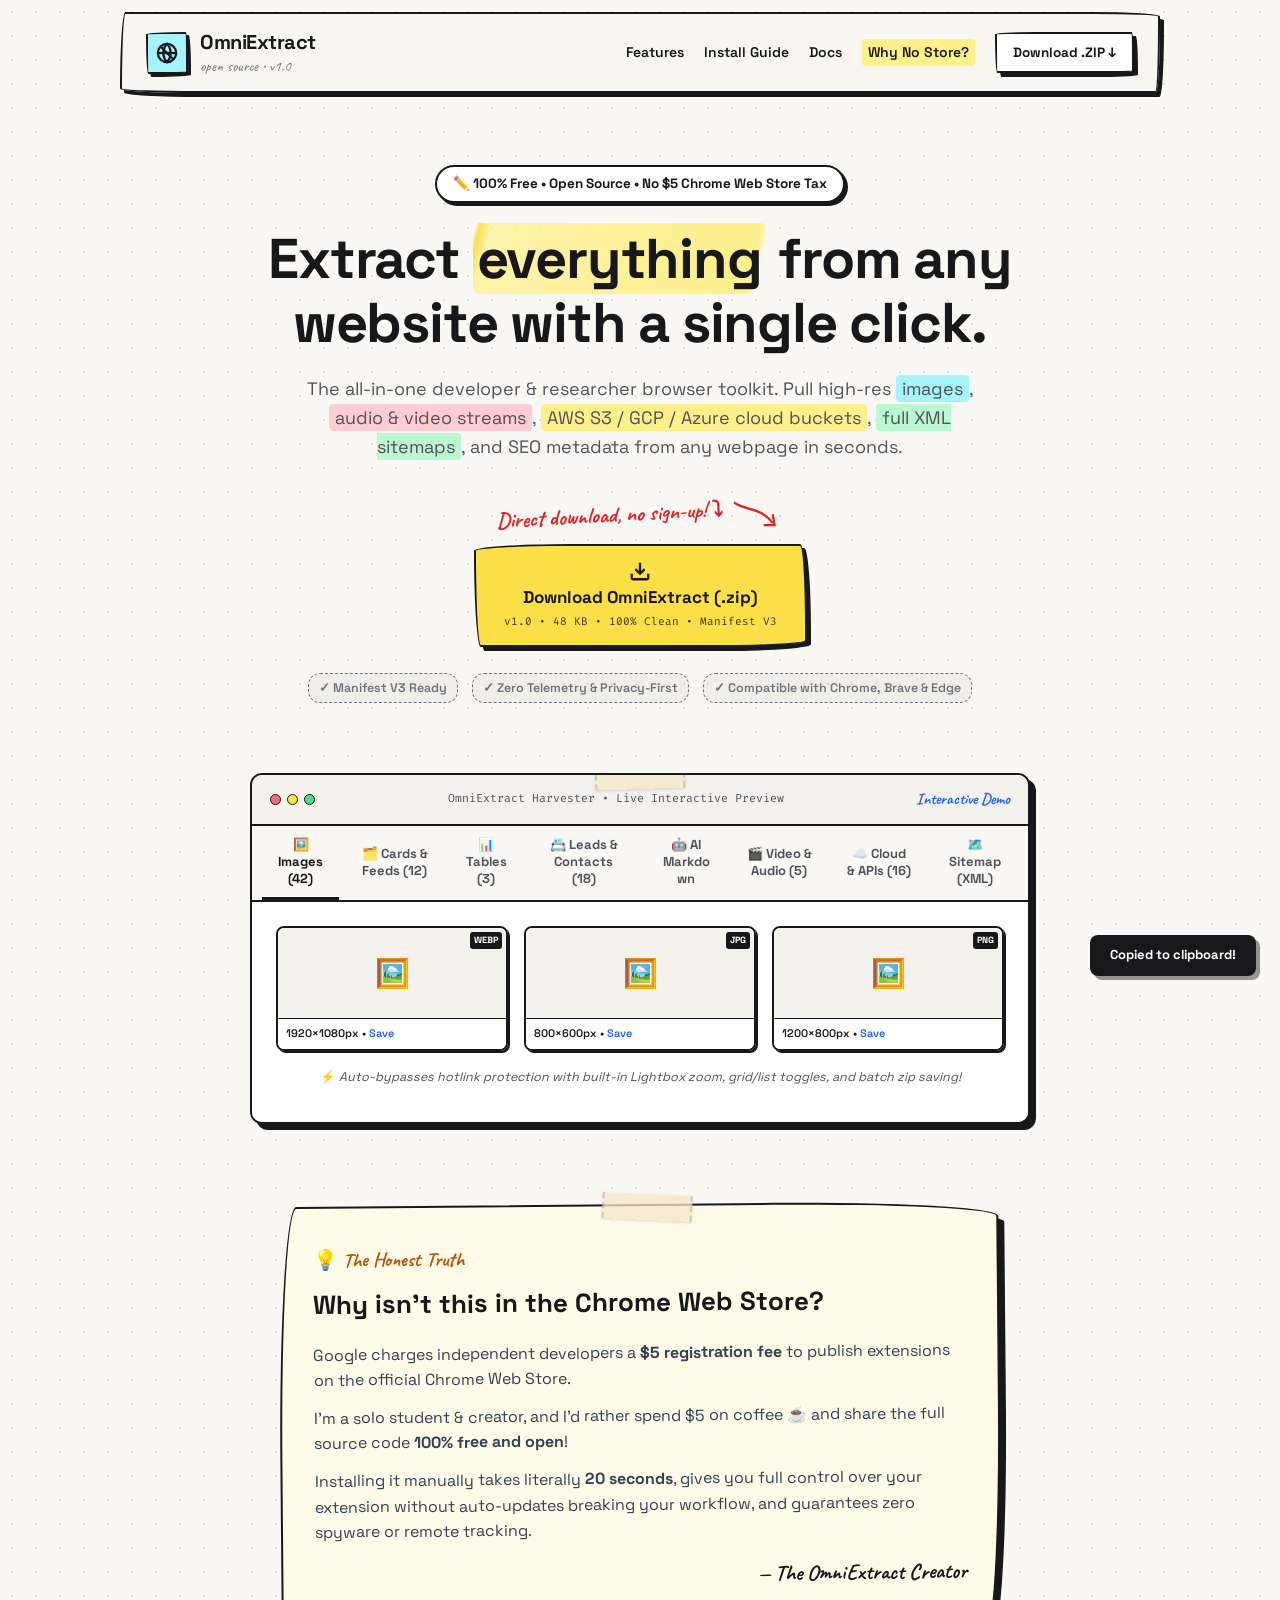
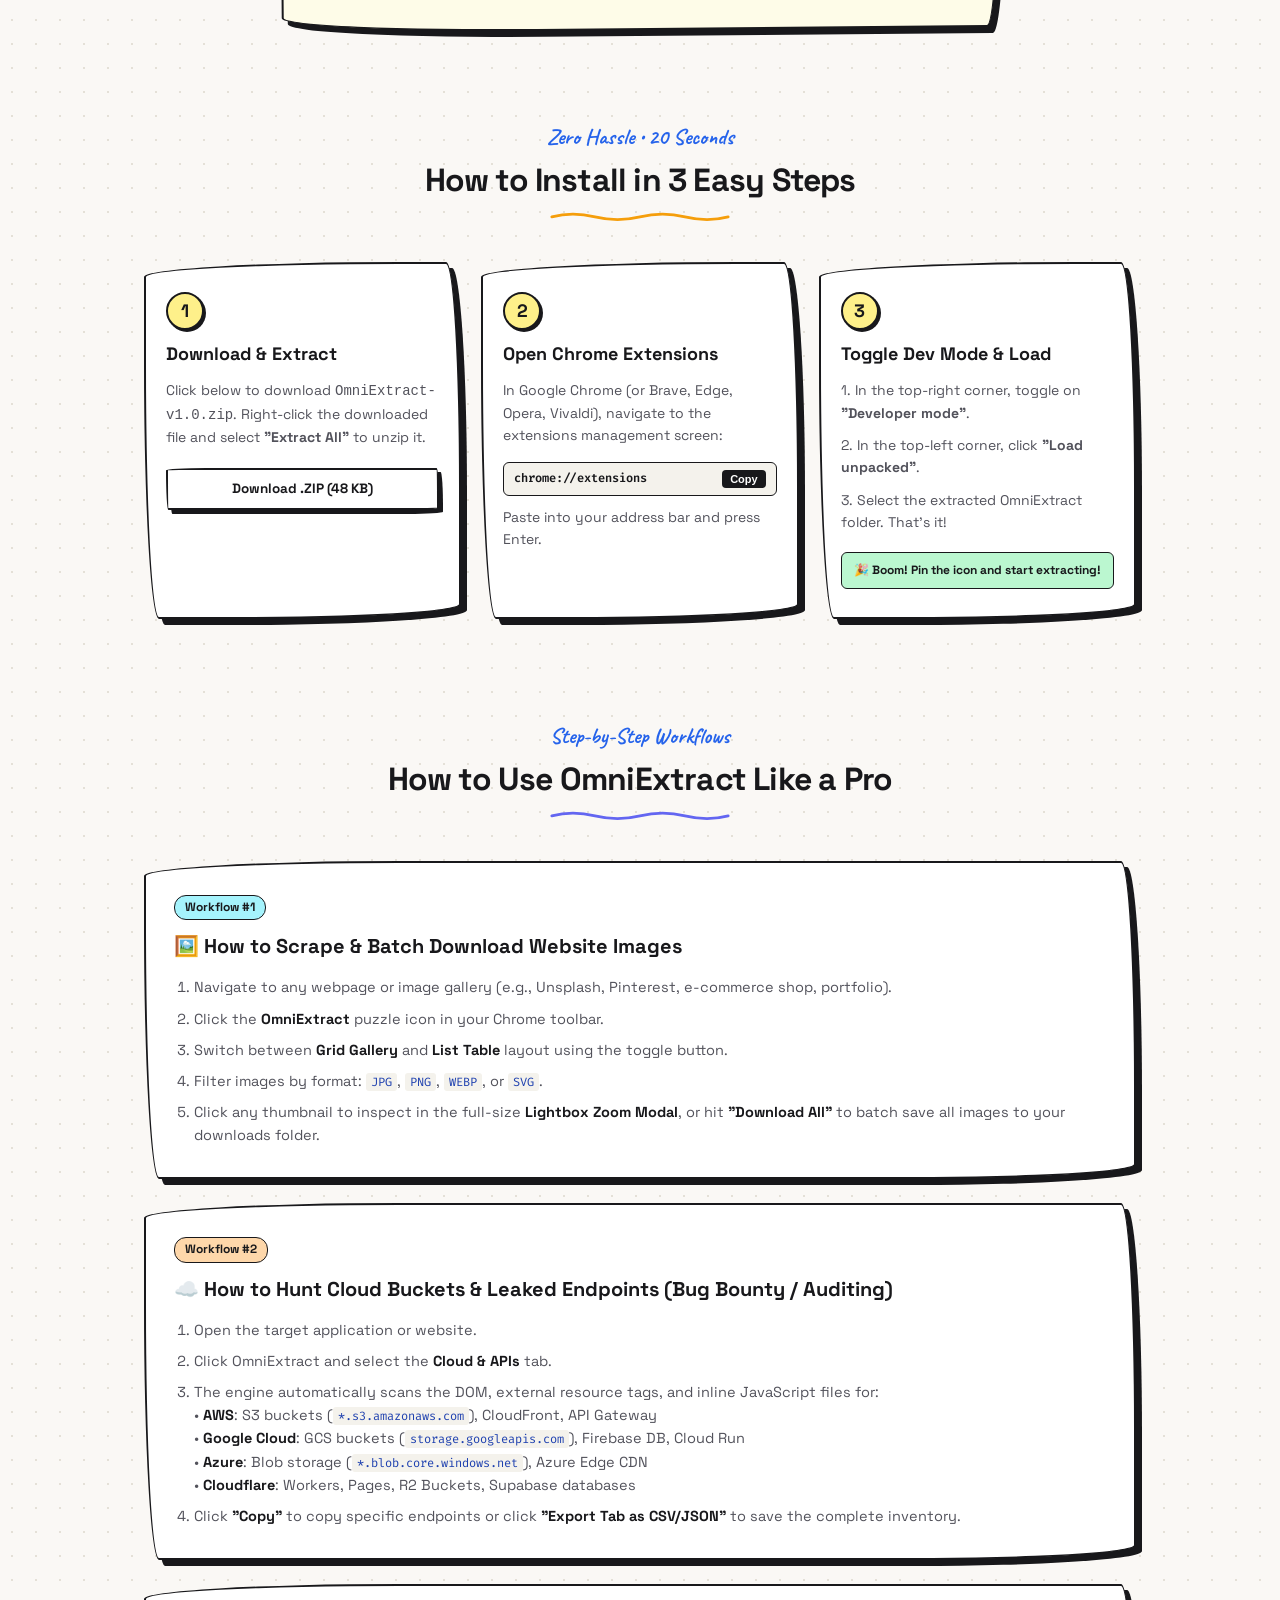
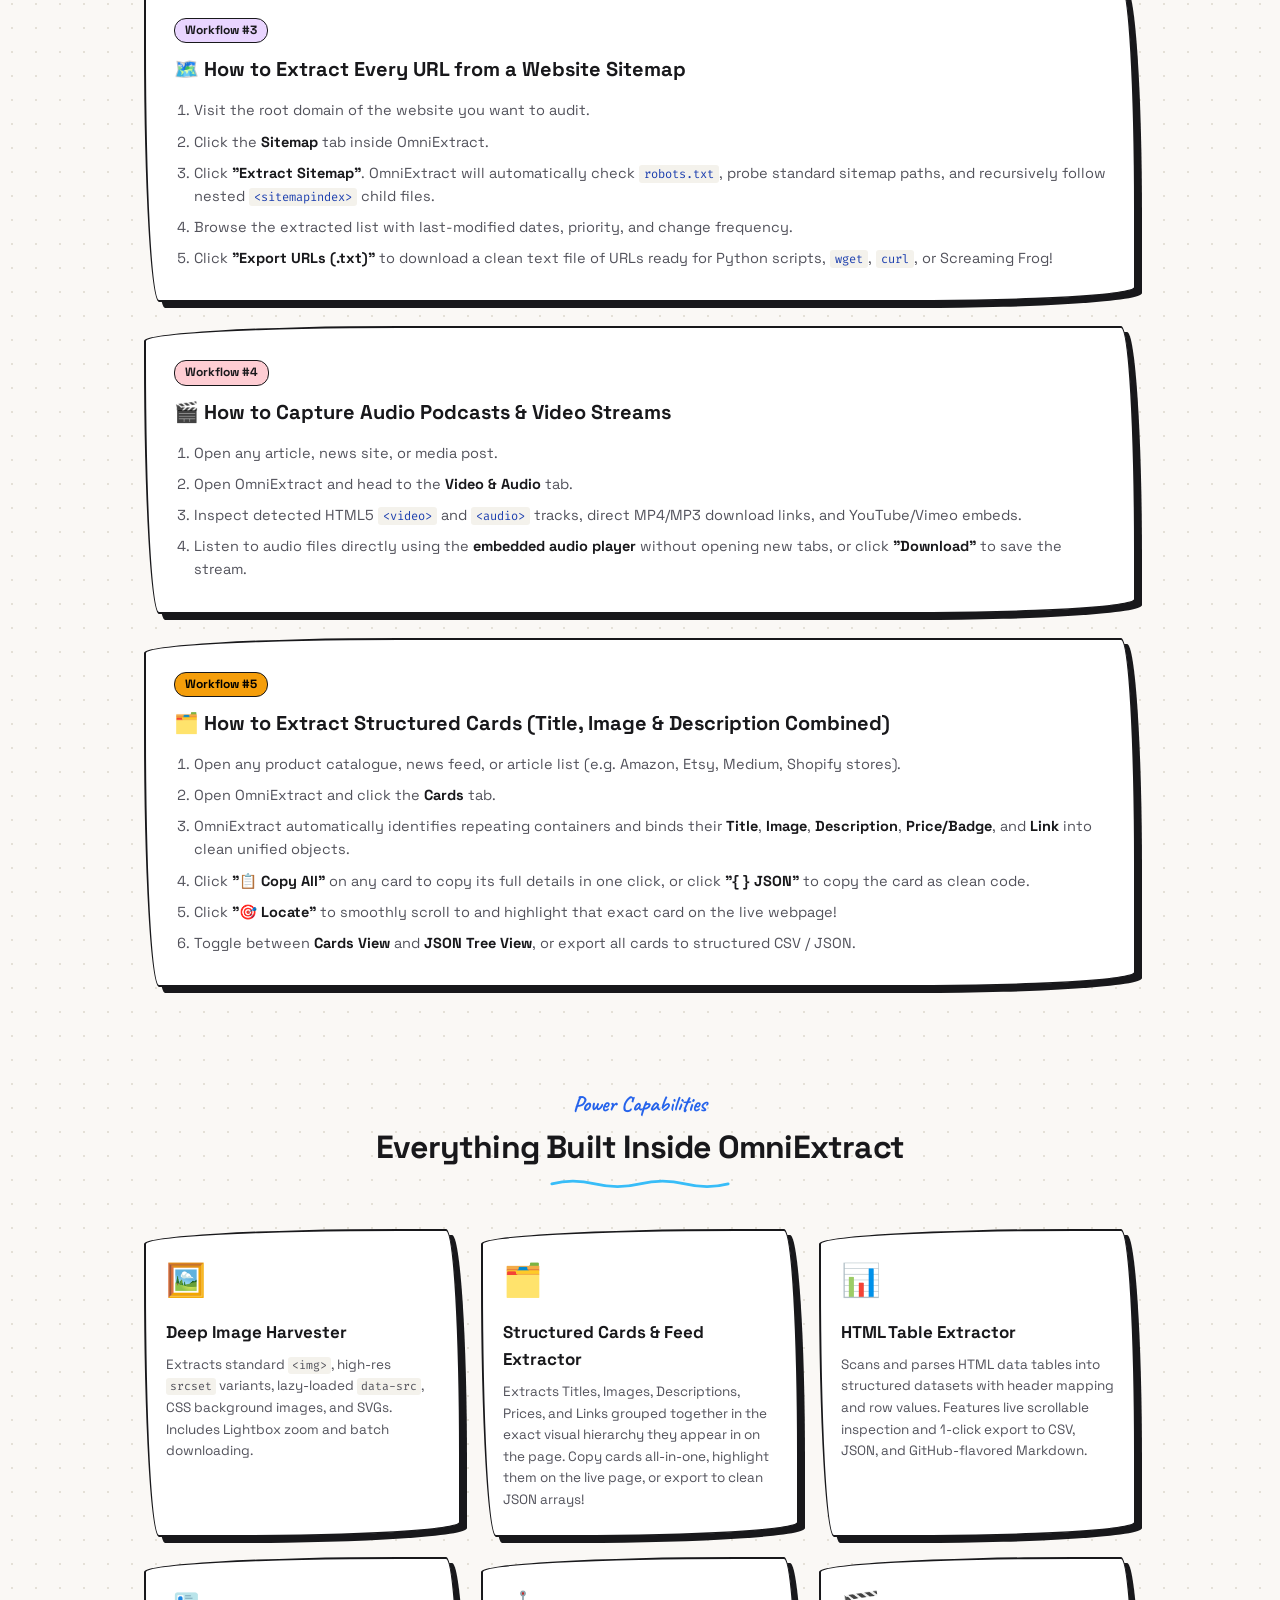
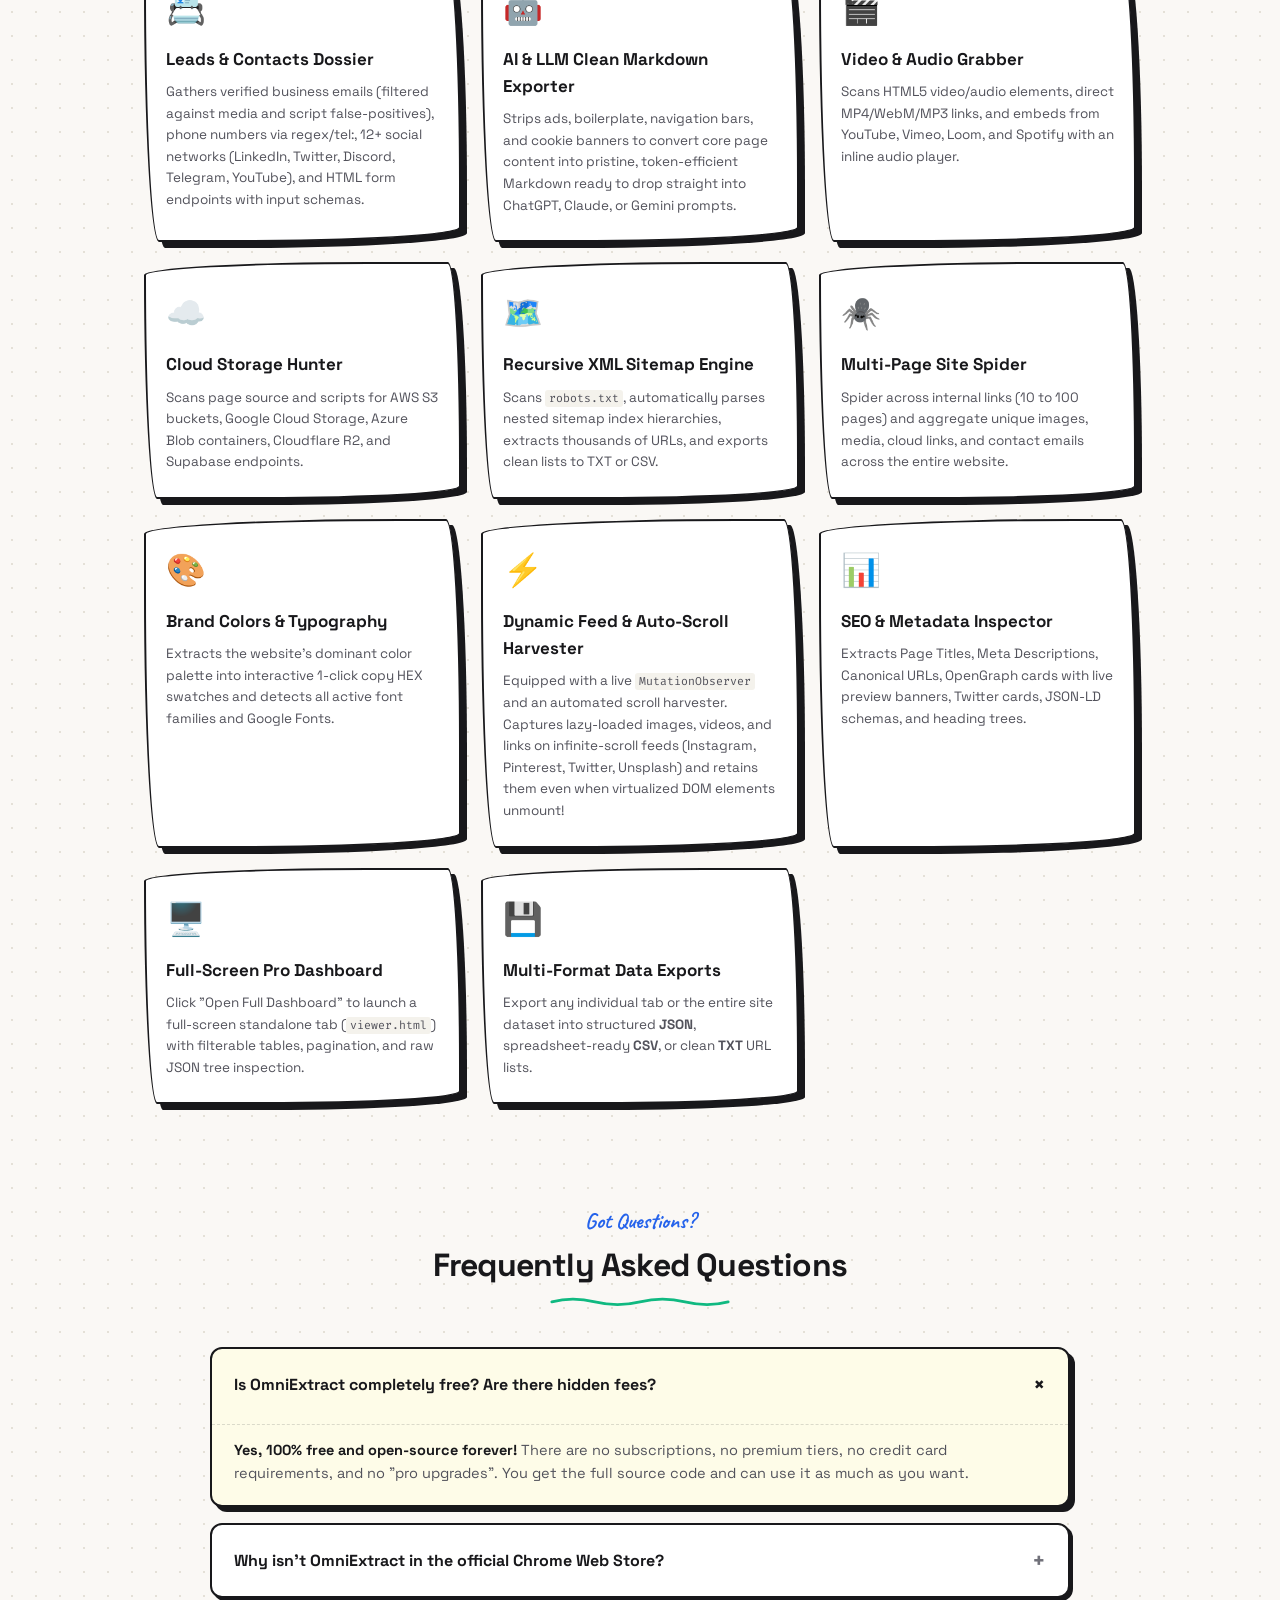
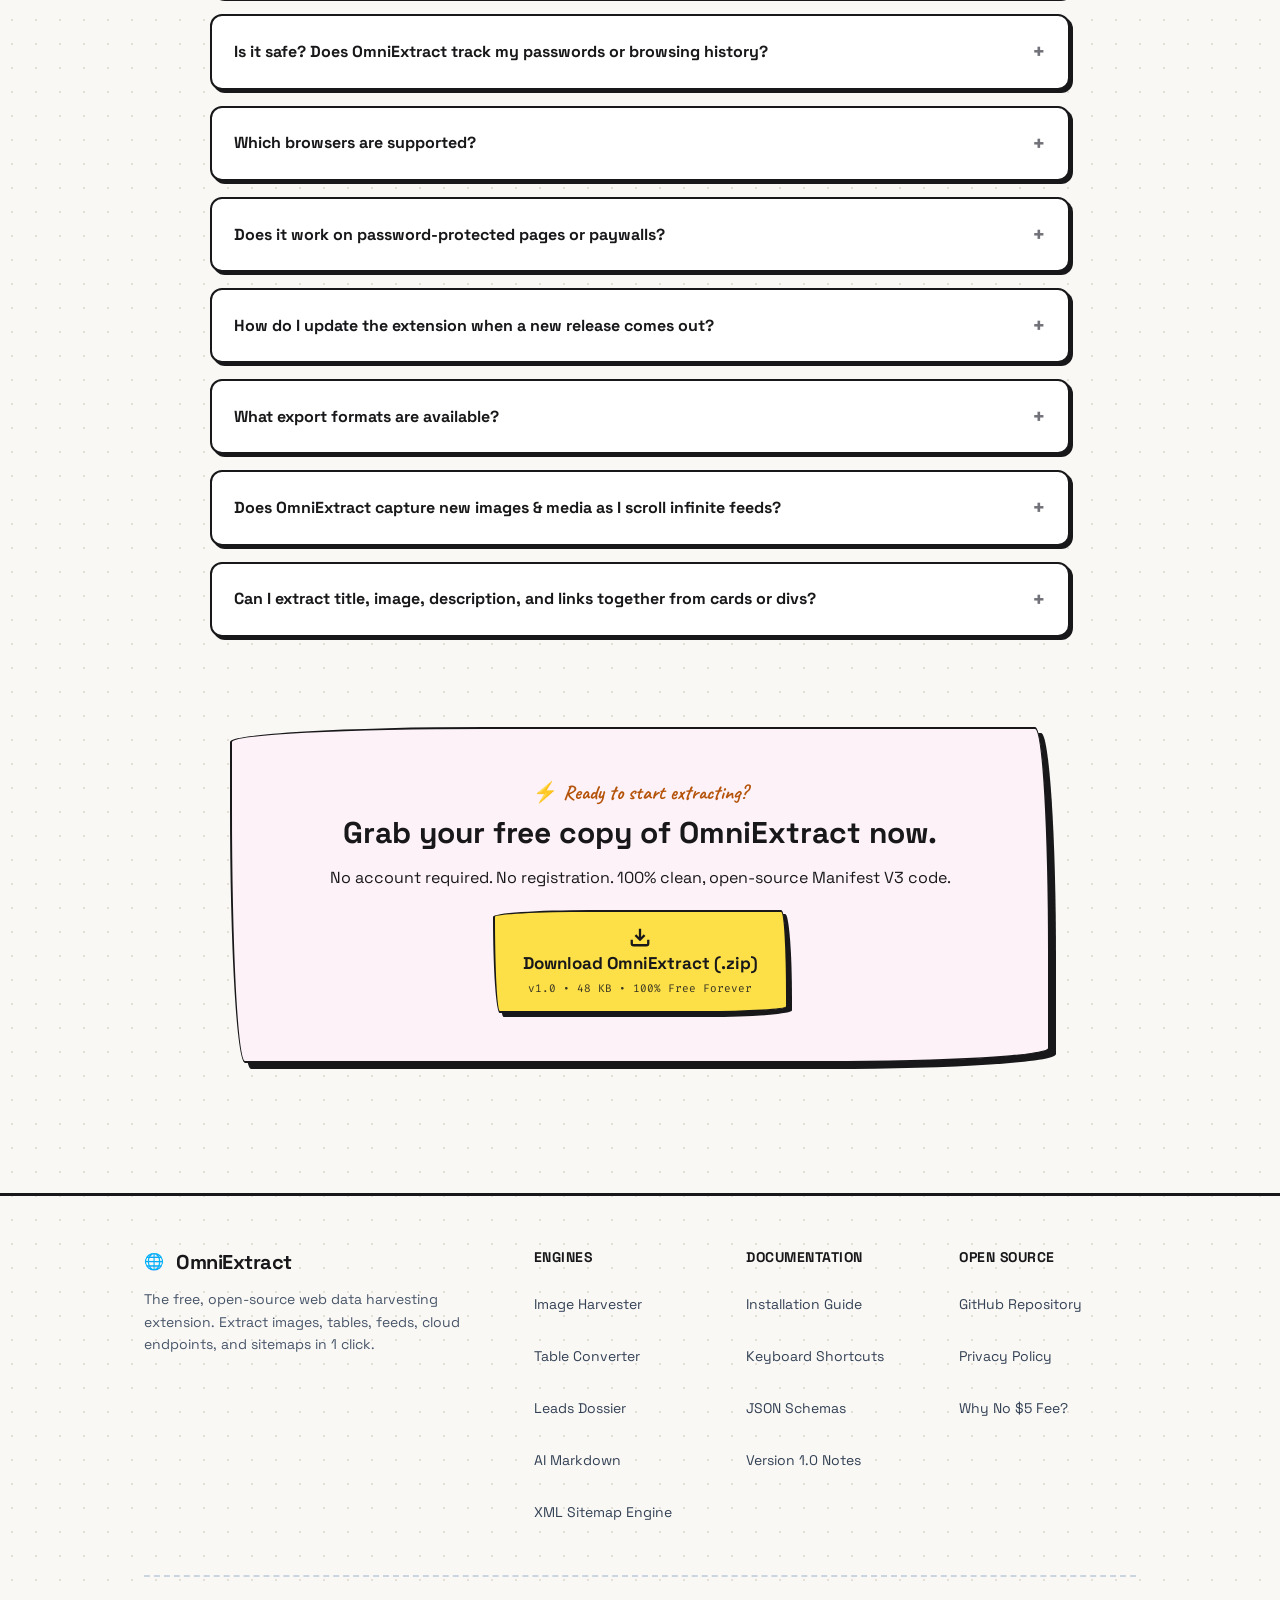
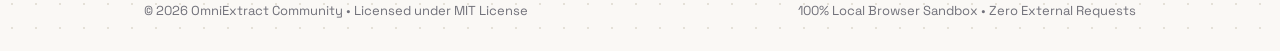
<file: website/index.html>
<!DOCTYPE html>
<html lang="en">
<head>
  <meta charset="UTF-8">
  <meta name="viewport" content="width=device-width, initial-scale=1.0">
  
  <!-- Primary SEO Meta Tags -->
  <title>OmniExtract — The Free Minimalist Web Data, Cloud & Sitemap Harvester</title>
  <meta name="title" content="OmniExtract — The Free Minimalist Web Data, Cloud & Sitemap Harvester">
  <meta name="description" content="OmniExtract is a free, open-source Chrome extension to extract images, video, audio, cloud service links (AWS S3, GCP, Azure Blob), meta descriptions, and whole-website XML sitemaps in 1 click. No Chrome Web Store fee needed.">
  <meta name="keywords" content="chrome extension, web scraper, sitemap extractor, s3 bucket finder, download website images, extract sitemap urls, cloud links extractor, aws s3 extractor, gcp storage finder, video audio scraper, seo metadata extractor, free web scraper extension">
  <meta name="author" content="OmniExtract Open Source Community">
  <meta name="robots" content="index, follow">
  <meta name="theme-color" content="#fde047">
  <link rel="canonical" href="https://omniextract.org/">

  <!-- Open Graph / Facebook -->
  <meta property="og:type" content="website">
  <meta property="og:url" content="https://omniextract.org/">
  <meta property="og:title" content="OmniExtract — The Free Minimalist Web Harvester">
  <meta property="og:description" content="Extract all images, videos, audio, cloud buckets (AWS/GCP/Azure), metadata, and whole-website sitemaps in 1 click. 100% Free and Open Source.">
  <meta property="og:image" content="icons/icon128.png">
  <meta property="og:site_name" content="OmniExtract">

  <!-- Twitter Card -->
  <meta name="twitter:card" content="summary_large_image">
  <meta name="twitter:url" content="https://omniextract.org/">
  <meta name="twitter:title" content="OmniExtract — The Free Minimalist Web Harvester">
  <meta name="twitter:description" content="Extract images, video, audio, cloud buckets, and sitemaps from any website with 1 click. Zero paywalls, zero tracking.">
  <meta name="twitter:image" content="icons/icon128.png">

  <!-- Favicon -->
  <link rel="icon" type="image/png" sizes="32x32" href="icons/icon32.png">
  <link rel="icon" type="image/png" sizes="16x16" href="icons/icon16.png">

  <!-- Google Fonts: Space Grotesk, Caveat, Fira Code -->
  <link rel="preconnect" href="https://fonts.googleapis.com">
  <link rel="preconnect" href="https://fonts.gstatic.com" crossorigin>
  <link href="https://fonts.googleapis.com/css2?family=Caveat:wght@600;700&family=Fira+Code:wght@400;600&family=Space+Grotesk:wght@500;700;800&display=swap" rel="stylesheet">
  
  <link rel="stylesheet" href="style.css">

  <!-- Structured Data: SoftwareApplication, WebSite, Breadcrumbs, FAQPage, HowTo -->
  <script type="application/ld+json">
  {
    "@context": "https://schema.org",
    "@graph": [
      {
        "@type": "WebSite",
        "url": "https://omniextract.org/",
        "name": "OmniExtract",
        "description": "Free, open-source web data, cloud assets, and sitemap harvester Chrome extension."
      },
      {
        "@type": "BreadcrumbList",
        "itemListElement": [
          {
            "@type": "ListItem",
            "position": 1,
            "name": "Home",
            "item": "https://omniextract.org/"
          }
        ]
      },
      {
        "@type": "SoftwareApplication",
        "name": "OmniExtract",
        "operatingSystem": "Chrome, Brave, Edge, Opera, Chromium",
        "applicationCategory": "BrowserExtension",
        "description": "A powerful, privacy-first Chrome extension for extracting images, audio, video, cloud buckets (AWS/GCP/Azure), and XML sitemaps.",
        "offers": {
          "@type": "Offer",
          "price": "0.00",
          "priceCurrency": "USD"
        },
        "aggregateRating": {
          "@type": "AggregateRating",
          "ratingValue": "4.9",
          "ratingCount": "128"
        }
      },
      {
        "@type": "HowTo",
        "name": "How to Install OmniExtract Chrome Extension Manually",
        "description": "Install OmniExtract for free without paying the Chrome Web Store tax in 20 seconds.",
        "step": [
          {
            "@type": "HowToStep",
            "name": "Download and Unzip",
            "text": "Download the OmniExtract-v1.0.zip archive and extract it on your computer."
          },
          {
            "@type": "HowToStep",
            "name": "Open Extensions Manager",
            "text": "Navigate to chrome://extensions in your browser address bar."
          },
          {
            "@type": "HowToStep",
            "name": "Enable Developer Mode and Load Unpacked",
            "text": "Turn on Developer mode toggle in the top-right corner, click Load unpacked, and choose the extracted folder."
          }
        ]
      },
      {
        "@type": "FAQPage",
        "mainEntity": [
          {
            "@type": "Question",
            "name": "Why isn't OmniExtract in the Chrome Web Store?",
            "acceptedAnswer": {
              "@type": "Answer",
              "text": "Google charges developers a $5 registration fee to publish on the Chrome Web Store. OmniExtract is built as a 100% free, open-source project, so you can install it directly without middleman fees or auto-update restrictions."
            }
          },
          {
            "@type": "Question",
            "name": "Is OmniExtract safe to use and does it track my browsing?",
            "acceptedAnswer": {
              "@type": "Answer",
              "text": "OmniExtract runs 100% locally inside your browser. It does not send data to any external server, contains zero analytics or telemetry, and all source code is completely unminified and inspectable."
            }
          },
          {
            "@type": "Question",
            "name": "Can OmniExtract extract images and cloud links from password-protected sites?",
            "acceptedAnswer": {
              "@type": "Answer",
              "text": "Yes! Because OmniExtract runs directly within your active browser tab, it has access to the rendered DOM of pages you are logged into, bypassing external scraping barriers."
            }
          },
          {
            "@type": "Question",
            "name": "How do I extract all URLs from an XML sitemap?",
            "acceptedAnswer": {
              "@type": "Answer",
              "text": "Navigate to any website, open OmniExtract, click the Sitemap tab, and click 'Extract Sitemap'. The extension will automatically detect robots.txt, parse nested sitemap indexes, and list all URLs with export options."
            }
          },
          {
            "@type": "Question",
            "name": "Does OmniExtract capture items on infinite scroll pages?",
            "acceptedAnswer": {
              "@type": "Answer",
              "text": "Yes. OmniExtract uses an in-memory accumulator and MutationObserver to capture new images, media, and cloud links dynamically as you scroll, and features an automated hands-free Auto-Scroll harvester engine."
            }
          }
        ]
      }
    ]
  }
  </script>
</head>
<body>

  <!-- Sketchbook Paper Texture -->
  <div class="paper-bg"></div>

  <!-- Header -->
  <header class="header">
    <div class="logo-group">
      <div class="logo-box">
        <svg viewBox="0 0 24 24" width="22" height="22" fill="none" stroke="currentColor" stroke-width="2.5">
          <circle cx="12" cy="12" r="10"/>
          <path d="m4.93 4.93 14.14 14.14"/>
          <path d="M12 2a15.3 15.3 0 0 1 4 10 15.3 15.3 0 0 1-4 10 15.3 15.3 0 0 1-4-10 15.3 15.3 0 0 1 4-10z"/>
          <path d="M2 12h20"/>
        </svg>
      </div>
      <div>
        <span class="logo-title">OmniExtract</span>
        <span class="logo-sub">open source • v1.0</span>
      </div>
    </div>

    <nav class="nav-links">
      <a href="features.html" class="nav-item">Features</a>
      <a href="guide.html" class="nav-item">Install Guide</a>
      <a href="docs.html" class="nav-item">Docs</a>
      <a href="#why-no-store" class="nav-item highlight-link">Why No Store?</a>
      <a href="OmniExtract-v1.0.zip" download class="btn-sketchy btn-sm header-cta">
        Download .ZIP ↓
      </a>
    </nav>
  </header>

  <!-- Hero Section -->
  <main class="container">
    <section class="hero-section">
      <div class="badge-tag">
        <span>✏️ 100% Free • Open Source • No $5 Chrome Web Store Tax</span>
      </div>

      <h1 class="hero-heading">
        Extract <span class="marker-yellow">everything</span> from any website with a single click.
      </h1>

      <p class="hero-subtext">
        The all-in-one developer & researcher browser toolkit. Pull high-res 
        <span class="highlight-cyan">images</span>, <span class="highlight-pink">audio & video streams</span>, 
        <span class="highlight-yellow">AWS S3 / GCP / Azure cloud buckets</span>, 
        <span class="highlight-green">full XML sitemaps</span>, and SEO metadata from any webpage in seconds.
      </p>

      <!-- Primary CTA Area with Hand-drawn Arrow -->
      <div class="cta-wrapper">
        <div class="doodle-arrow-container">
          <span class="doodle-note">Direct download, no sign-up! ⤵</span>
          <svg class="hand-arrow" viewBox="0 0 60 40" width="55" height="36" fill="none" stroke="currentColor" stroke-width="2.5">
            <path d="M5 5 C 20 15, 35 10, 48 28"/>
            <path d="M38 30 L 50 30 L 48 18"/>
          </svg>
        </div>

        <a href="OmniExtract-v1.0.zip" download class="btn-sketchy btn-lg btn-download">
          <svg viewBox="0 0 24 24" width="22" height="22" fill="none" stroke="currentColor" stroke-width="2.5">
            <path d="M21 15v4a2 2 0 0 1-2 2H5a2 2 0 0 1-2-2v-4"/>
            <polyline points="7 10 12 15 17 10"/>
            <line x1="12" x2="12" y1="15" y2="3"/>
          </svg>
          <span>Download OmniExtract (.zip)</span>
          <span class="btn-sub">v1.0 • 48 KB • 100% Clean • Manifest V3</span>
        </a>

        <div class="trust-pills">
          <span class="pill-item">✓ Manifest V3 Ready</span>
          <span class="pill-item">✓ Zero Telemetry & Privacy-First</span>
          <span class="pill-item">✓ Compatible with Chrome, Brave & Edge</span>
        </div>
      </div>
    </section>

    <!-- Interactive Sketchy UI Mockup -->
    <section class="mockup-section">
      <div class="sketch-card mockup-box">
        <div class="tape-strip top-tape"></div>
        <div class="mockup-header">
          <div class="window-dots">
            <span class="dot dot-red"></span>
            <span class="dot dot-yellow"></span>
            <span class="dot dot-green"></span>
          </div>
          <span class="mockup-url">OmniExtract Harvester • Live Interactive Preview</span>
          <span class="sketch-badge">Interactive Demo</span>
        </div>

        <!-- Mockup Tab Bar -->
        <div class="mockup-tabs">
          <button class="m-tab active" data-target="m-images">🖼️ Images (42)</button>
          <button class="m-tab" data-target="m-cards">🗂️ Cards & Feeds (12)</button>
          <button class="m-tab" data-target="m-tables">📊 Tables (3)</button>
          <button class="m-tab" data-target="m-leads">📇 Leads & Contacts (18)</button>
          <button class="m-tab" data-target="m-ai">🤖 AI Markdown</button>
          <button class="m-tab" data-target="m-media">🎬 Video & Audio (5)</button>
          <button class="m-tab" data-target="m-cloud">☁️ Cloud & APIs (16)</button>
          <button class="m-tab" data-target="m-sitemap">🗺️ Sitemap (XML)</button>
        </div>

        <!-- Mockup Screen Content -->
        <div class="mockup-body">
          <!-- View 1: Images -->
          <div class="m-view active" id="m-images">
            <div class="sketch-grid">
              <div class="sketch-tile">
                <div class="tile-img-box">
                  <span class="doodle-img-icon">🖼️</span>
                  <span class="tile-badge">WEBP</span>
                </div>
                <div class="tile-info">1920×1080px • <span class="action-txt">Save</span></div>
              </div>
              <div class="sketch-tile">
                <div class="tile-img-box">
                  <span class="doodle-img-icon">🖼️</span>
                  <span class="tile-badge">JPG</span>
                </div>
                <div class="tile-info">800×600px • <span class="action-txt">Save</span></div>
              </div>
              <div class="sketch-tile">
                <div class="tile-img-box">
                  <span class="doodle-img-icon">🖼️</span>
                  <span class="tile-badge">PNG</span>
                </div>
                <div class="tile-info">1200×800px • <span class="action-txt">Save</span></div>
              </div>
            </div>
            <div class="m-caption">
              ⚡ <em>Auto-bypasses hotlink protection with built-in Lightbox zoom, grid/list toggles, and batch zip saving!</em>
            </div>
          </div>

          <!-- View 2: Cards & Structured Feeds -->
          <div class="m-view" id="m-cards">
            <div class="sketch-list">
              <div class="sketch-list-row" style="align-items: flex-start; gap: 12px;">
                <div style="width: 48px; height: 44px; background: #e2e8f0; border: 1.5px solid #000; border-radius: 4px; display: flex; align-items: center; justify-content: center; font-size: 20px; flex-shrink: 0;">👟</div>
                <div class="row-text" style="flex: 1;">
                  <div style="display: flex; justify-content: space-between; align-items: center;">
                    <strong>Nike Air Max Pro 2026</strong>
                    <span class="sketch-pill pill-orange">$149.99</span>
                  </div>
                  <small style="display: block; margin-top: 2px;">Running shoes with air cushioning and breathable mesh.</small>
                  <div style="display: flex; gap: 10px; margin-top: 4px; font-size: 11px;">
                    <span class="action-txt">📋 Copy All</span>
                    <span class="action-txt">{ } JSON</span>
                    <span class="action-txt">🎯 Locate</span>
                  </div>
                </div>
              </div>

              <div class="sketch-list-row" style="align-items: flex-start; gap: 12px;">
                <div style="width: 48px; height: 44px; background: #e2e8f0; border: 1.5px solid #000; border-radius: 4px; display: flex; align-items: center; justify-content: center; font-size: 20px; flex-shrink: 0;">☁️</div>
                <div class="row-text" style="flex: 1;">
                  <div style="display: flex; justify-content: space-between; align-items: center;">
                    <strong>AWS Multi-Cloud Solution</strong>
                    <span class="sketch-pill pill-cyan">Architecture</span>
                  </div>
                  <small style="display: block; margin-top: 2px;">High availability S3 storage and Dataproc compute analytics.</small>
                  <div style="display: flex; gap: 10px; margin-top: 4px; font-size: 11px;">
                    <span class="action-txt">📋 Copy All</span>
                    <span class="action-txt">{ } JSON</span>
                    <span class="action-txt">🎯 Locate</span>
                  </div>
                </div>
              </div>
            </div>
            <div class="m-caption">
              ⚡ <em>Extracts Title, Image, Description, Price, and Link together in exact visual order!</em>
            </div>
          </div>

          <!-- View: Tables -->
          <div class="m-view" id="m-tables">
            <div style="overflow-x: auto; border: 2px solid #000; border-radius: 6px; background: #fff; box-shadow: 2px 2px 0 #000;">
              <table style="width: 100%; border-collapse: collapse; font-size: 12px; font-family: var(--font-mono);">
                <thead>
                  <tr style="background: #f1f5f9; border-bottom: 2px solid #000; text-align: left;">
                    <th style="padding: 8px 12px; border-right: 1px solid #cbd5e1;">Cloud Provider</th>
                    <th style="padding: 8px 12px; border-right: 1px solid #cbd5e1;">Storage Tier</th>
                    <th style="padding: 8px 12px; border-right: 1px solid #cbd5e1;">Price ($/TB/mo)</th>
                    <th style="padding: 8px 12px;">SLA Availability</th>
                  </tr>
                </thead>
                <tbody>
                  <tr style="border-bottom: 1px solid #e2e8f0;">
                    <td style="padding: 6px 12px; font-weight: 700; border-right: 1px solid #e2e8f0;">Amazon Web Services</td>
                    <td style="padding: 6px 12px; border-right: 1px solid #e2e8f0;"><span class="sketch-pill pill-orange">S3 Standard</span></td>
                    <td style="padding: 6px 12px; border-right: 1px solid #e2e8f0;">$23.00</td>
                    <td style="padding: 6px 12px;">99.99%</td>
                  </tr>
                  <tr style="border-bottom: 1px solid #e2e8f0;">
                    <td style="padding: 6px 12px; font-weight: 700; border-right: 1px solid #e2e8f0;">Google Cloud</td>
                    <td style="padding: 6px 12px; border-right: 1px solid #e2e8f0;"><span class="sketch-pill pill-blue">Cloud Storage</span></td>
                    <td style="padding: 6px 12px; border-right: 1px solid #e2e8f0;">$20.00</td>
                    <td style="padding: 6px 12px;">99.95%</td>
                  </tr>
                  <tr>
                    <td style="padding: 6px 12px; font-weight: 700; border-right: 1px solid #e2e8f0;">Microsoft Azure</td>
                    <td style="padding: 6px 12px; border-right: 1px solid #e2e8f0;"><span class="sketch-pill pill-cyan">Blob Hot</span></td>
                    <td style="padding: 6px 12px; border-right: 1px solid #e2e8f0;">$18.40</td>
                    <td style="padding: 6px 12px;">99.90%</td>
                  </tr>
                </tbody>
              </table>
            </div>
            <div style="display: flex; gap: 8px; margin-top: 10px; font-size: 11px;">
              <span class="action-txt">📥 Export CSV</span>
              <span class="action-txt">{ } Export JSON</span>
              <span class="action-txt">📝 Copy Markdown</span>
              <span class="action-txt">🎯 Inspect Table</span>
            </div>
            <div class="m-caption">
              ⚡ <em>Auto-detects HTML tables, parses headers & rows into structured objects with 1-click export to CSV, JSON, and Markdown!</em>
            </div>
          </div>

          <!-- View: Leads & Contacts -->
          <div class="m-view" id="m-leads">
            <div class="sketch-list">
              <div class="sketch-list-row">
                <span class="row-icon">✉️</span>
                <div class="row-text">
                  <strong>press@company.com &bull; enterprise@sales.corp</strong>
                  <small>Verified emails (filtered against .png, .js, and static file false-positives)</small>
                </div>
                <span class="sketch-pill pill-pink">EMAILS</span>
              </div>
              <div class="sketch-list-row">
                <span class="row-icon">📞</span>
                <div class="row-text">
                  <strong>+1 (800) 555-0199 &bull; +44 20 7946 0991</strong>
                  <small>Phone numbers detected via tel: links and international regex</small>
                </div>
                <span class="sketch-pill pill-yellow">PHONES</span>
              </div>
              <div class="sketch-list-row">
                <span class="row-icon">🌐</span>
                <div class="row-text">
                  <div style="display: flex; flex-wrap: wrap; gap: 6px; margin-top: 2px;">
                    <span class="sketch-pill pill-blue">LinkedIn</span>
                    <span class="sketch-pill pill-orange">Twitter / X</span>
                    <span class="sketch-pill pill-cyan">GitHub</span>
                    <span class="sketch-pill pill-pink">Discord</span>
                    <span class="sketch-pill pill-blue">Telegram</span>
                    <span class="sketch-pill pill-yellow">YouTube</span>
                  </div>
                  <small style="margin-top: 4px; display: block;">12+ social channels automatically cataloged with profile handles</small>
                </div>
                <span class="sketch-pill pill-purple">PROFILES</span>
              </div>
              <div class="sketch-list-row">
                <span class="row-icon">📝</span>
                <div class="row-text">
                  <strong>/api/v1/inquiry &bull; Method: POST</strong>
                  <small>Form endpoints detected with input schemas: name, email, company, inquiry_type</small>
                </div>
                <span class="sketch-pill pill-emerald">FORM ENDPOINT</span>
              </div>
            </div>
            <div class="m-caption">
              ⚡ <em>Essential dossier for sales intelligence, B2B lead generation, competitive research, and security audits!</em>
            </div>
          </div>

          <!-- View: AI & LLM Clean Markdown -->
          <div class="m-view" id="m-ai">
            <div style="border: 2px solid #000; border-radius: 6px; background: #1e1e2e; color: #cdd6f4; padding: 12px; font-family: var(--font-mono); font-size: 11.5px; line-height: 1.6; max-height: 140px; overflow-y: auto;">
              <span style="color: #f38ba8;"># OmniExtract Multi-Cloud Architecture</span><br>
              <span style="color: #a6e3a1;">OmniExtract</span> is an enterprise-grade web data harvester...<br><br>
              <span style="color: #89b4fa;">## Key Capabilities</span><br>
              - *Dynamic Scroll Harvester* with live MutationObserver<br>
              - *Table to CSV/JSON/MD* converter<br>
              - *Sitemap Index recursion* with infinite nesting support<br>
            </div>
            <div style="display: flex; gap: 8px; margin-top: 10px; font-size: 11px;">
              <span class="action-txt">📋 Copy for ChatGPT / Claude</span>
              <span class="action-txt">📥 Save .md File</span>
              <span class="action-txt">🧹 Strips Ads & Navigation</span>
            </div>
            <div class="m-caption">
              ⚡ <em>Converts any noisy webpage into clean, token-efficient Markdown prompt context for AI and LLMs!</em>
            </div>
          </div>

          <!-- View 3: Video & Audio -->
          <div class="m-view" id="m-media">
            <div class="sketch-list">
              <div class="sketch-list-row">
                <span class="row-icon">🎬</span>
                <div class="row-text">
                  <strong>Cloud-Architecture-Demo.mp4</strong>
                  <small>HTML5 Video Element • 1080p</small>
                </div>
                <span class="sketch-pill pill-pink">MP4</span>
              </div>
              <div class="sketch-list-row">
                <span class="row-icon">🎧</span>
                <div class="row-text">
                  <strong>Engineering-Podcast-Ep-1.mp3</strong>
                  <small>Playable inline audio player embedded</small>
                </div>
                <span class="sketch-pill pill-cyan">MP3</span>
              </div>
              <div class="sketch-list-row">
                <span class="row-icon">📺</span>
                <div class="row-text">
                  <strong>YouTube Cloud Walkthrough</strong>
                  <small>Embedded &lt;iframe&gt; player</small>
                </div>
                <span class="sketch-pill pill-yellow">YOUTUBE</span>
              </div>
            </div>
          </div>

          <!-- View 3: Cloud & APIs -->
          <div class="m-view" id="m-cloud">
            <div class="sketch-list">
              <div class="sketch-list-row">
                <span class="row-icon">☁️</span>
                <div class="row-text">
                  <code>https://my-bucket.s3.amazonaws.com/data.parquet</code>
                  <small>AWS • S3 Object Storage</small>
                </div>
                <span class="sketch-pill pill-orange">AWS</span>
              </div>
              <div class="sketch-list-row">
                <span class="row-icon">🗄️</span>
                <div class="row-text">
                  <code>https://storage.googleapis.com/analytics/lake.csv</code>
                  <small>Google Cloud • Storage Bucket</small>
                </div>
                <span class="sketch-pill pill-blue">GCP</span>
              </div>
              <div class="sketch-list-row">
                <span class="row-icon">📦</span>
                <div class="row-text">
                  <code>https://corp.blob.core.windows.net/backups.tar.gz</code>
                  <small>Microsoft Azure • Blob Storage Container</small>
                </div>
                <span class="sketch-pill pill-cyan">AZURE</span>
              </div>
            </div>
          </div>

          <!-- View 4: Sitemap -->
          <div class="m-view" id="m-sitemap">
            <div class="sketch-sitemap">
              <div class="sitemap-tag">✅ Discovered via <code>robots.txt</code> &bull; 7 URLs Found</div>
              <ul class="sitemap-tree">
                <li>📄 <code>/index.html</code> (Priority: 1.0 &bull; Daily)</li>
                <li>📄 <code>/products/s3-accelerator.html</code> (Priority: 0.9 &bull; Weekly)</li>
                <li>📄 <code>/products/gcs-connector.html</code> (Priority: 0.9 &bull; Weekly)</li>
                <li>📄 <code>/whitepapers/cloud-benchmark.pdf</code> (Document Link)</li>
              </ul>
            </div>
          </div>
        </div>
      </div>
    </section>

    <!-- Why Not on the Chrome Web Store? (The Relatable Story Card) -->
    <section id="why-no-store" class="why-card-section">
      <div class="sketch-card tape-card">
        <div class="tape-strip center-tape"></div>
        <div class="story-content">
          <span class="sketch-tag">💡 The Honest Truth</span>
          <h2>Why isn't this in the Chrome Web Store?</h2>
          <p>
            Google charges independent developers a <strong>$5 registration fee</strong> to publish extensions 
            on the official Chrome Web Store.
          </p>
          <p>
            I'm a solo student & creator, and I'd rather spend $5 on coffee ☕ and share the full source code 
            <strong>100% free and open</strong>!
          </p>
          <p>
            Installing it manually takes literally <strong>20 seconds</strong>, gives you full control over 
            your extension without auto-updates breaking your workflow, and guarantees zero spyware or remote tracking.
          </p>
          <div class="story-signature">
            <span>— The OmniExtract Creator</span>
          </div>
        </div>
      </div>
    </section>

    <!-- 3-Step Installation Guide -->
    <section id="install" class="install-section">
      <div class="section-title-wrap">
        <span class="sub-label">Zero Hassle • 20 Seconds</span>
        <h2 class="section-title">How to Install in 3 Easy Steps</h2>
        <svg class="squiggly-underline" viewBox="0 0 200 12" width="180" height="12">
          <path d="M2 7 Q 25 1, 50 7 T 100 7 T 150 7 T 198 7" fill="none" stroke="#f59e0b" stroke-width="3" stroke-linecap="round"/>
        </svg>
      </div>

      <div class="steps-grid">
        <!-- Step 1 -->
        <div class="sketch-card step-card">
          <div class="step-num">1</div>
          <h3>Download & Extract</h3>
          <p>Click below to download <code>OmniExtract-v1.0.zip</code>. Right-click the downloaded file and select <strong>"Extract All"</strong> to unzip it.</p>
          <a href="OmniExtract-v1.0.zip" download class="btn-sketchy btn-sm" style="margin-top: 10px;">
            Download .ZIP (48 KB)
          </a>
        </div>

        <!-- Step 2 -->
        <div class="sketch-card step-card">
          <div class="step-num">2</div>
          <h3>Open Chrome Extensions</h3>
          <p>In Google Chrome (or Brave, Edge, Opera, Vivaldi), navigate to the extensions management screen:</p>
          <div class="code-copy-box">
            <code>chrome://extensions</code>
            <button class="copy-btn" id="btnCopyUrl" title="Copy to clipboard">Copy</button>
          </div>
          <p class="step-hint">Paste into your address bar and press Enter.</p>
        </div>

        <!-- Step 3 -->
        <div class="sketch-card step-card">
          <div class="step-num">3</div>
          <h3>Toggle Dev Mode & Load</h3>
          <p>1. In the top-right corner, toggle on <strong>"Developer mode"</strong>.</p>
          <p>2. In the top-left corner, click <strong>"Load unpacked"</strong>.</p>
          <p>3. Select the extracted OmniExtract folder. That's it!</p>
          <div class="ready-badge">🎉 Boom! Pin the icon and start extracting!</div>
        </div>
      </div>
    </section>

    <!-- Detailed "How to Use" Guide (User Workflows) -->
    <section id="how-to-use" class="how-to-use-section">
      <div class="section-title-wrap">
        <span class="sub-label">Step-by-Step Workflows</span>
        <h2 class="section-title">How to Use OmniExtract Like a Pro</h2>
        <svg class="squiggly-underline" viewBox="0 0 200 12" width="180" height="12">
          <path d="M2 7 Q 25 1, 50 7 T 100 7 T 150 7 T 198 7" fill="none" stroke="#6366f1" stroke-width="3" stroke-linecap="round"/>
        </svg>
      </div>

      <div class="workflows-container">
        <!-- Workflow 1: Images -->
        <div class="sketch-card workflow-card">
          <div class="wf-badge">Workflow #1</div>
          <h3>🖼️ How to Scrape & Batch Download Website Images</h3>
          <ol class="wf-steps">
            <li>Navigate to any webpage or image gallery (e.g., Unsplash, Pinterest, e-commerce shop, portfolio).</li>
            <li>Click the <strong>OmniExtract</strong> puzzle icon in your Chrome toolbar.</li>
            <li>Switch between <strong>Grid Gallery</strong> and <strong>List Table</strong> layout using the toggle button.</li>
            <li>Filter images by format: <code>JPG</code>, <code>PNG</code>, <code>WEBP</code>, or <code>SVG</code>.</li>
            <li>Click any thumbnail to inspect in the full-size <strong>Lightbox Zoom Modal</strong>, or hit <strong>"Download All"</strong> to batch save all images to your downloads folder.</li>
          </ol>
        </div>

        <!-- Workflow 2: Cloud Buckets -->
        <div class="sketch-card workflow-card">
          <div class="wf-badge wf-badge-orange">Workflow #2</div>
          <h3>☁️ How to Hunt Cloud Buckets & Leaked Endpoints (Bug Bounty / Auditing)</h3>
          <ol class="wf-steps">
            <li>Open the target application or website.</li>
            <li>Click OmniExtract and select the <strong>Cloud & APIs</strong> tab.</li>
            <li>The engine automatically scans the DOM, external resource tags, and inline JavaScript files for:
              <br>• <strong>AWS</strong>: S3 buckets (<code>*.s3.amazonaws.com</code>), CloudFront, API Gateway
              <br>• <strong>Google Cloud</strong>: GCS buckets (<code>storage.googleapis.com</code>), Firebase DB, Cloud Run
              <br>• <strong>Azure</strong>: Blob storage (<code>*.blob.core.windows.net</code>), Azure Edge CDN
              <br>• <strong>Cloudflare</strong>: Workers, Pages, R2 Buckets, Supabase databases
            </li>
            <li>Click <strong>"Copy"</strong> to copy specific endpoints or click <strong>"Export Tab as CSV/JSON"</strong> to save the complete inventory.</li>
          </ol>
        </div>

        <!-- Workflow 3: Sitemaps -->
        <div class="sketch-card workflow-card">
          <div class="wf-badge wf-badge-purple">Workflow #3</div>
          <h3>🗺️ How to Extract Every URL from a Website Sitemap</h3>
          <ol class="wf-steps">
            <li>Visit the root domain of the website you want to audit.</li>
            <li>Click the <strong>Sitemap</strong> tab inside OmniExtract.</li>
            <li>Click <strong>"Extract Sitemap"</strong>. OmniExtract will automatically check <code>robots.txt</code>, probe standard sitemap paths, and recursively follow nested <code>&lt;sitemapindex&gt;</code> child files.</li>
            <li>Browse the extracted list with last-modified dates, priority, and change frequency.</li>
            <li>Click <strong>"Export URLs (.txt)"</strong> to download a clean text file of URLs ready for Python scripts, <code>wget</code>, <code>curl</code>, or Screaming Frog!</li>
          </ol>
        </div>

        <!-- Workflow 4: Video & Audio -->
        <div class="sketch-card workflow-card">
          <div class="wf-badge wf-badge-pink">Workflow #4</div>
          <h3>🎬 How to Capture Audio Podcasts & Video Streams</h3>
          <ol class="wf-steps">
            <li>Open any article, news site, or media post.</li>
            <li>Open OmniExtract and head to the <strong>Video & Audio</strong> tab.</li>
            <li>Inspect detected HTML5 <code>&lt;video&gt;</code> and <code>&lt;audio&gt;</code> tracks, direct MP4/MP3 download links, and YouTube/Vimeo embeds.</li>
            <li>Listen to audio files directly using the <strong>embedded audio player</strong> without opening new tabs, or click <strong>"Download"</strong> to save the stream.</li>
          </ol>
        </div>

        <!-- Workflow 5: Structured Cards & Feeds -->
        <div class="sketch-card workflow-card">
          <div class="wf-badge" style="background:#f59e0b; color:#000;">Workflow #5</div>
          <h3>🗂️ How to Extract Structured Cards (Title, Image & Description Combined)</h3>
          <ol class="wf-steps">
            <li>Open any product catalogue, news feed, or article list (e.g. Amazon, Etsy, Medium, Shopify stores).</li>
            <li>Open OmniExtract and click the <strong>Cards</strong> tab.</li>
            <li>OmniExtract automatically identifies repeating containers and binds their <strong>Title</strong>, <strong>Image</strong>, <strong>Description</strong>, <strong>Price/Badge</strong>, and <strong>Link</strong> into clean unified objects.</li>
            <li>Click <strong>"📋 Copy All"</strong> on any card to copy its full details in one click, or click <strong>"{ } JSON"</strong> to copy the card as clean code.</li>
            <li>Click <strong>"🎯 Locate"</strong> to smoothly scroll to and highlight that exact card on the live webpage!</li>
            <li>Toggle between <strong>Cards View</strong> and <strong>JSON Tree View</strong>, or export all cards to structured CSV / JSON.</li>
          </ol>
        </div>
      </div>
    </section>

    <!-- Comprehensive Feature Grid -->
    <section id="features" class="features-section">
      <div class="section-title-wrap">
        <span class="sub-label">Power Capabilities</span>
        <h2 class="section-title">Everything Built Inside OmniExtract</h2>
        <svg class="squiggly-underline" viewBox="0 0 200 12" width="180" height="12">
          <path d="M2 7 Q 25 1, 50 7 T 100 7 T 150 7 T 198 7" fill="none" stroke="#38bdf8" stroke-width="3" stroke-linecap="round"/>
        </svg>
      </div>

      <div class="features-grid">
        <div class="sketch-card feat-card">
          <div class="feat-icon">🖼️</div>
          <h3>Deep Image Harvester</h3>
          <p>Extracts standard <code>&lt;img&gt;</code>, high-res <code>srcset</code> variants, lazy-loaded <code>data-src</code>, CSS background images, and SVGs. Includes Lightbox zoom and batch downloading.</p>
        </div>

        <div class="sketch-card feat-card">
          <div class="feat-icon">🗂️</div>
          <h3>Structured Cards & Feed Extractor</h3>
          <p>Extracts Titles, Images, Descriptions, Prices, and Links grouped together in the exact visual hierarchy they appear in on the page. Copy cards all-in-one, highlight them on the live page, or export to clean JSON arrays!</p>
        </div>

        <div class="sketch-card feat-card">
          <div class="feat-icon">📊</div>
          <h3>HTML Table Extractor</h3>
          <p>Scans and parses HTML data tables into structured datasets with header mapping and row values. Features live scrollable inspection and 1-click export to CSV, JSON, and GitHub-flavored Markdown.</p>
        </div>

        <div class="sketch-card feat-card">
          <div class="feat-icon">📇</div>
          <h3>Leads & Contacts Dossier</h3>
          <p>Gathers verified business emails (filtered against media and script false-positives), phone numbers via regex/tel:, 12+ social networks (LinkedIn, Twitter, Discord, Telegram, YouTube), and HTML form endpoints with input schemas.</p>
        </div>

        <div class="sketch-card feat-card">
          <div class="feat-icon">🤖</div>
          <h3>AI & LLM Clean Markdown Exporter</h3>
          <p>Strips ads, boilerplate, navigation bars, and cookie banners to convert core page content into pristine, token-efficient Markdown ready to drop straight into ChatGPT, Claude, or Gemini prompts.</p>
        </div>

        <div class="sketch-card feat-card">
          <div class="feat-icon">🎬</div>
          <h3>Video & Audio Grabber</h3>
          <p>Scans HTML5 video/audio elements, direct MP4/WebM/MP3 links, and embeds from YouTube, Vimeo, Loom, and Spotify with an inline audio player.</p>
        </div>

        <div class="sketch-card feat-card">
          <div class="feat-icon">☁️</div>
          <h3>Cloud Storage Hunter</h3>
          <p>Scans page source and scripts for AWS S3 buckets, Google Cloud Storage, Azure Blob containers, Cloudflare R2, and Supabase endpoints.</p>
        </div>

        <div class="sketch-card feat-card">
          <div class="feat-icon">🗺️</div>
          <h3>Recursive XML Sitemap Engine</h3>
          <p>Scans <code>robots.txt</code>, automatically parses nested sitemap index hierarchies, extracts thousands of URLs, and exports clean lists to TXT or CSV.</p>
        </div>

        <div class="sketch-card feat-card">
          <div class="feat-icon">🕷️</div>
          <h3>Multi-Page Site Spider</h3>
          <p>Spider across internal links (10 to 100 pages) and aggregate unique images, media, cloud links, and contact emails across the entire website.</p>
        </div>

        <div class="sketch-card feat-card">
          <div class="feat-icon">🎨</div>
          <h3>Brand Colors & Typography</h3>
          <p>Extracts the website's dominant color palette into interactive 1-click copy HEX swatches and detects all active font families and Google Fonts.</p>
        </div>

        <div class="sketch-card feat-card">
          <div class="feat-icon">⚡</div>
          <h3>Dynamic Feed & Auto-Scroll Harvester</h3>
          <p>Equipped with a live <code>MutationObserver</code> and an automated scroll harvester. Captures lazy-loaded images, videos, and links on infinite-scroll feeds (Instagram, Pinterest, Twitter, Unsplash) and retains them even when virtualized DOM elements unmount!</p>
        </div>

        <div class="sketch-card feat-card">
          <div class="feat-icon">📊</div>
          <h3>SEO & Metadata Inspector</h3>
          <p>Extracts Page Titles, Meta Descriptions, Canonical URLs, OpenGraph cards with live preview banners, Twitter cards, JSON-LD schemas, and heading trees.</p>
        </div>

        <div class="sketch-card feat-card">
          <div class="feat-icon">🖥️</div>
          <h3>Full-Screen Pro Dashboard</h3>
          <p>Click "Open Full Dashboard" to launch a full-screen standalone tab (<code>viewer.html</code>) with filterable tables, pagination, and raw JSON tree inspection.</p>
        </div>

        <div class="sketch-card feat-card">
          <div class="feat-icon">💾</div>
          <h3>Multi-Format Data Exports</h3>
          <p>Export any individual tab or the entire site dataset into structured <strong>JSON</strong>, spreadsheet-ready <strong>CSV</strong>, or clean <strong>TXT</strong> URL lists.</p>
        </div>
      </div>
    </section>

    <!-- Comprehensive Sketched FAQ Section -->
    <section id="faq" class="faq-section">
      <div class="section-title-wrap">
        <span class="sub-label">Got Questions?</span>
        <h2 class="section-title">Frequently Asked Questions</h2>
        <svg class="squiggly-underline" viewBox="0 0 200 12" width="180" height="12">
          <path d="M2 7 Q 25 1, 50 7 T 100 7 T 150 7 T 198 7" fill="none" stroke="#10b981" stroke-width="3" stroke-linecap="round"/>
        </svg>
      </div>

      <div class="faq-container">
        <!-- FAQ 1 -->
        <details class="sketch-card faq-card" open>
          <summary class="faq-question">
            <span>Is OmniExtract completely free? Are there hidden fees?</span>
            <span class="faq-toggle">+</span>
          </summary>
          <div class="faq-answer">
            <p><strong>Yes, 100% free and open-source forever!</strong> There are no subscriptions, no premium tiers, no credit card requirements, and no "pro upgrades". You get the full source code and can use it as much as you want.</p>
          </div>
        </details>

        <!-- FAQ 2 -->
        <details class="sketch-card faq-card">
          <summary class="faq-question">
            <span>Why isn't OmniExtract in the official Chrome Web Store?</span>
            <span class="faq-toggle">+</span>
          </summary>
          <div class="faq-answer">
            <p>Google requires all developers to pay a <strong>$5 registration fee</strong> before publishing any extension to the Chrome Web Store. Since this is an independent, non-commercial tool, we chose to host the code for free here so anyone can download the ZIP and load it in 20 seconds. It also gives you total freedom to inspect every line of code!</p>
          </div>
        </details>

        <!-- FAQ 3 -->
        <details class="sketch-card faq-card">
          <summary class="faq-question">
            <span>Is it safe? Does OmniExtract track my passwords or browsing history?</span>
            <span class="faq-toggle">+</span>
          </summary>
          <div class="faq-answer">
            <p><strong>OmniExtract is 100% safe and privacy-first.</strong> The extension runs entirely locally inside your browser sandbox. It makes zero network calls to external analytics, tracking servers, or telemetry. Your extracted data never leaves your machine.</p>
          </div>
        </details>

        <!-- FAQ 4 -->
        <details class="sketch-card faq-card">
          <summary class="faq-question">
            <span>Which browsers are supported?</span>
            <span class="faq-toggle">+</span>
          </summary>
          <div class="faq-answer">
            <p>OmniExtract is built on <strong>Chrome Manifest V3</strong> and is fully compatible with all Chromium-based browsers, including: <strong>Google Chrome</strong>, <strong>Brave Browser</strong>, <strong>Microsoft Edge</strong>, <strong>Opera</strong>, <strong>Vivaldi</strong>, and <strong>Arc</strong>.</p>
          </div>
        </details>

        <!-- FAQ 5 -->
        <details class="sketch-card faq-card">
          <summary class="faq-question">
            <span>Does it work on password-protected pages or paywalls?</span>
            <span class="faq-toggle">+</span>
          </summary>
          <div class="faq-answer">
            <p><strong>Yes!</strong> Unlike external scraping bots that get blocked by Cloudflare or login screens, OmniExtract operates inside your active tab using your authenticated browser session. If you can see the page in your browser, OmniExtract can extract it.</p>
          </div>
        </details>

        <!-- FAQ 6 -->
        <details class="sketch-card faq-card">
          <summary class="faq-question">
            <span>How do I update the extension when a new release comes out?</span>
            <span class="faq-toggle">+</span>
          </summary>
          <div class="faq-answer">
            <p>Simply download the updated <code>OmniExtract-v1.0.zip</code> file, extract and replace the files inside your existing OmniExtract folder, open <code>chrome://extensions</code>, and click the <strong>circular reload arrow (🔄)</strong> on the OmniExtract card. Your extension updates instantly with all your settings preserved.</p>
          </div>
        </details>

        <!-- FAQ 7 -->
        <details class="sketch-card faq-card">
          <summary class="faq-question">
            <span>What export formats are available?</span>
            <span class="faq-toggle">+</span>
          </summary>
          <div class="faq-answer">
            <p>You can export data in three standard formats:
              <br>• <strong>JSON</strong>: Complete nested data structure including dimensions, alt texts, cloud providers, and timestamps.
              <br>• <strong>CSV</strong>: Clean spreadsheet format ready for Microsoft Excel, Google Sheets, or Pandas.
              <br>• <strong>TXT</strong>: Clean list of raw URLs (one per line) ready for command-line tools like <code>wget</code>, <code>curl</code>, or custom Python scripts.
            </p>
          </div>
        </details>

        <!-- FAQ 8 -->
        <details class="sketch-card faq-card">
          <summary class="faq-question">
            <span>Does OmniExtract capture new images & media as I scroll infinite feeds?</span>
            <span class="faq-toggle">+</span>
          </summary>
          <div class="faq-answer">
            <p><strong>Yes, seamlessly!</strong> OmniExtract runs an intelligent in-memory accumulator and an active <code>MutationObserver</code>. As you scroll down dynamic feeds (like Pinterest, Instagram, Twitter/X, or e-commerce catalogues), new images and media are automatically captured in real time. Even if virtualized frameworks remove older elements from the screen DOM to save memory, OmniExtract retains them all in memory. You can also click the <strong>⚡ Auto-Scroll</strong> button to let OmniExtract harvest the entire feed hands-free!</p>
          </div>
        </details>

        <!-- FAQ 9 -->
        <details class="sketch-card faq-card">
          <summary class="faq-question">
            <span>Can I extract title, image, description, and links together from cards or divs?</span>
            <span class="faq-toggle">+</span>
          </summary>
          <div class="faq-answer">
            <p><strong>Yes, exactly in their original hierarchy!</strong> Open the <strong>Cards</strong> tab. OmniExtract identifies repeating containers (product cards, article previews, listings) and groups their <strong>Title</strong>, <strong>Image</strong>, <strong>Description</strong>, <strong>Price/Badge</strong>, and <strong>Link</strong> into cohesive units. You can click <strong>"📋 Copy All"</strong> to grab the complete card in one click, click <strong>"🎯 Locate"</strong> to flash the container on the webpage, or export all cards as a structured JSON array or CSV!</p>
          </div>
        </details>
      </div>
    </section>

    <!-- Bottom Download Banner -->
    <section class="bottom-banner">
      <div class="sketch-card banner-box">
        <span class="sketch-tag">⚡ Ready to start extracting?</span>
        <h2>Grab your free copy of OmniExtract now.</h2>
        <p>No account required. No registration. 100% clean, open-source Manifest V3 code.</p>
        <div style="margin-top: 20px;">
          <a href="OmniExtract-v1.0.zip" download class="btn-sketchy btn-lg btn-download">
            <svg viewBox="0 0 24 24" width="22" height="22" fill="none" stroke="currentColor" stroke-width="2.5">
              <path d="M21 15v4a2 2 0 0 1-2 2H5a2 2 0 0 1-2-2v-4"/>
              <polyline points="7 10 12 15 17 10"/>
              <line x1="12" x2="12" y1="15" y2="3"/>
            </svg>
            <span>Download OmniExtract (.zip)</span>
            <span class="btn-sub">v1.0 • 48 KB • 100% Free Forever</span>
          </a>
        </div>
      </div>
    </section>

  </main>

  <!-- Rich Multi-Column Footer -->
  <footer class="footer-multi">
    <div class="container">
      <div class="footer-grid">
        <div class="footer-brand">
          <div class="logo-group">
            <div class="logo-icon">🌐</div>
            <span class="logo-title">OmniExtract</span>
          </div>
          <p>The free, open-source web data harvesting extension. Extract images, tables, feeds, cloud endpoints, and sitemaps in 1 click.</p>
        </div>

        <div class="footer-col">
          <h4>Engines</h4>
          <ul class="footer-links-list">
            <li><a href="features.html">Image Harvester</a></li>
            <li><a href="features.html">Table Converter</a></li>
            <li><a href="features.html">Leads Dossier</a></li>
            <li><a href="features.html">AI Markdown</a></li>
            <li><a href="features.html">XML Sitemap Engine</a></li>
          </ul>
        </div>

        <div class="footer-col">
          <h4>Documentation</h4>
          <ul class="footer-links-list">
            <li><a href="guide.html">Installation Guide</a></li>
            <li><a href="docs.html">Keyboard Shortcuts</a></li>
            <li><a href="docs.html">JSON Schemas</a></li>
            <li><a href="changelog.html">Version 1.0 Notes</a></li>
          </ul>
        </div>

        <div class="footer-col">
          <h4>Open Source</h4>
          <ul class="footer-links-list">
            <li><a href="https://github.com/antitest1000-cmyk/extract-extention-" target="_blank" rel="noopener">GitHub Repository</a></li>
            <li><a href="privacy.html">Privacy Policy</a></li>
            <li><a href="#why-no-store">Why No $5 Fee?</a></li>
          </ul>
        </div>
      </div>

      <div class="footer-bottom">
        <div>© 2026 OmniExtract Community • Licensed under MIT License</div>
        <div>100% Local Browser Sandbox • Zero External Requests</div>
      </div>
    </div>
  </footer>

  <!-- Toast Notification -->
  <div class="toast" id="siteToast">Copied to clipboard!</div>

  <script src="script.js"></script>
</body>
</html>
</file>
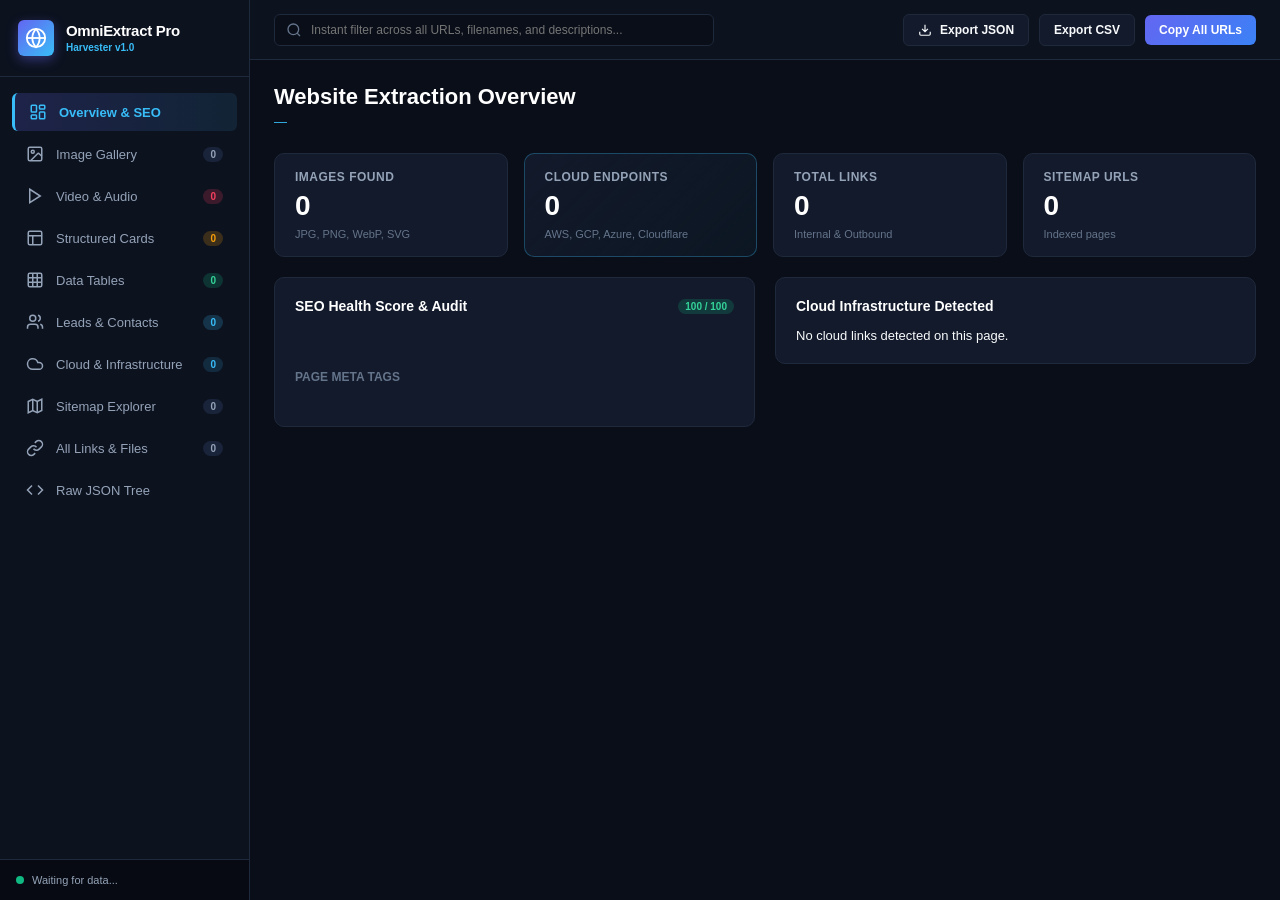
<file: viewer/viewer.html>
<!DOCTYPE html>
<html lang="en">
<head>
  <meta charset="UTF-8">
  <meta name="viewport" content="width=device-width, initial-scale=1.0">
  <title>OmniExtract Pro - Full Data Dashboard</title>
  <link rel="stylesheet" href="viewer.css">
</head>
<body>
  <div class="viewer-layout">
    <!-- Sidebar -->
    <aside class="sidebar">
      <div class="sidebar-brand">
        <div class="brand-logo">
          <svg viewBox="0 0 24 24" width="22" height="22" fill="none" stroke="currentColor" stroke-width="2">
            <circle cx="12" cy="12" r="10"/>
            <path d="M12 2a14.5 14.5 0 0 0 0 20 14.5 14.5 0 0 0 0-20"/>
            <path d="M2 12h20"/>
          </svg>
        </div>
        <div class="brand-text">
          <h2>OmniExtract Pro</h2>
          <span class="version-tag">Harvester v1.0</span>
        </div>
      </div>

      <nav class="sidebar-nav">
        <button class="nav-item active" data-view="view-overview">
          <svg viewBox="0 0 24 24" width="18" height="18" fill="none" stroke="currentColor" stroke-width="2">
            <rect width="7" height="9" x="3" y="3" rx="1"/><rect width="7" height="5" x="14" y="3" rx="1"/><rect width="7" height="9" x="14" y="12" rx="1"/><rect width="7" height="5" x="3" y="16" rx="1"/>
          </svg>
          <span>Overview & SEO</span>
        </button>

        <button class="nav-item" data-view="view-images">
          <svg viewBox="0 0 24 24" width="18" height="18" fill="none" stroke="currentColor" stroke-width="2">
            <rect width="18" height="18" x="3" y="3" rx="2" ry="2"/><circle cx="9" cy="9" r="2"/><path d="m21 15-3.086-3.086a2 2 0 0 0-2.828 0L6 21"/>
          </svg>
          <span>Image Gallery</span>
          <span class="count-pill" id="sideCountImages">0</span>
        </button>

        <button class="nav-item" data-view="view-media">
          <svg viewBox="0 0 24 24" width="18" height="18" fill="none" stroke="currentColor" stroke-width="2">
            <polygon points="5 3 19 12 5 21 5 3"/>
          </svg>
          <span>Video & Audio</span>
          <span class="count-pill" style="background: rgba(244,63,94,0.2); color: #f43f5e;" id="sideCountMedia">0</span>
        </button>

        <button class="nav-item" data-view="view-cards">
          <svg viewBox="0 0 24 24" width="18" height="18" fill="none" stroke="currentColor" stroke-width="2">
            <rect width="18" height="18" x="3" y="3" rx="2" ry="2"/>
            <line x1="3" y1="9" x2="21" y2="9"/>
            <line x1="9" y1="21" x2="9" y2="9"/>
          </svg>
          <span>Structured Cards</span>
          <span class="count-pill" style="background: rgba(245,158,11,0.2); color: #f59e0b;" id="sideCountCards">0</span>
        </button>

        <button class="nav-item" data-view="view-tables">
          <svg viewBox="0 0 24 24" width="18" height="18" fill="none" stroke="currentColor" stroke-width="2">
            <rect width="18" height="18" x="3" y="3" rx="2"/><path d="M3 9h18M3 15h18M9 3v18M15 3v18"/>
          </svg>
          <span>Data Tables</span>
          <span class="count-pill" style="background: rgba(16,185,129,0.2); color: #34d399;" id="sideCountTables">0</span>
        </button>

        <button class="nav-item" data-view="view-leads">
          <svg viewBox="0 0 24 24" width="18" height="18" fill="none" stroke="currentColor" stroke-width="2">
            <path d="M16 21v-2a4 4 0 0 0-4-4H6a4 4 0 0 0-4 4v2"/><circle cx="9" cy="7" r="4"/><path d="M22 21v-2a4 4 0 0 0-3-3.87"/><path d="M16 3.13a4 4 0 0 1 0 7.75"/>
          </svg>
          <span>Leads & Contacts</span>
          <span class="count-pill" style="background: rgba(56,189,248,0.2); color: #38bdf8;" id="sideCountLeads">0</span>
        </button>

        <button class="nav-item" data-view="view-cloud">
          <svg viewBox="0 0 24 24" width="18" height="18" fill="none" stroke="currentColor" stroke-width="2">
            <path d="M17.5 19H9a7 7 0 1 1 6.71-9h1.79a4.5 4.5 0 1 1 0 9Z"/>
          </svg>
          <span>Cloud & Infrastructure</span>
          <span class="count-pill pill-accent" id="sideCountCloud">0</span>
        </button>

        <button class="nav-item" data-view="view-sitemap">
          <svg viewBox="0 0 24 24" width="18" height="18" fill="none" stroke="currentColor" stroke-width="2">
            <polygon points="3 6 9 3 15 6 21 3 21 18 15 21 9 18 3 21"/><line x1="9" x2="9" y1="3" y2="18"/><line x1="15" x2="15" y1="6" y2="21"/>
          </svg>
          <span>Sitemap Explorer</span>
          <span class="count-pill" id="sideCountSitemap">0</span>
        </button>

        <button class="nav-item" data-view="view-links">
          <svg viewBox="0 0 24 24" width="18" height="18" fill="none" stroke="currentColor" stroke-width="2">
            <path d="M10 13a5 5 0 0 0 7.54.54l3-3a5 5 0 0 0-7.07-7.07l-1.72 1.71"/><path d="M14 11a5 5 0 0 0-7.54-.54l-3 3a5 5 0 0 0 7.07 7.07l1.71-1.71"/>
          </svg>
          <span>All Links & Files</span>
          <span class="count-pill" id="sideCountLinks">0</span>
        </button>

        <button class="nav-item" data-view="view-json">
          <svg viewBox="0 0 24 24" width="18" height="18" fill="none" stroke="currentColor" stroke-width="2">
            <polyline points="16 18 22 12 16 6"/><polyline points="8 6 2 12 8 18"/>
          </svg>
          <span>Raw JSON Tree</span>
        </button>
      </nav>

      <div class="sidebar-footer">
        <div class="site-badge">
          <span class="status-dot"></span>
          <span class="target-site-text" id="targetSiteUrl">Waiting for data...</span>
        </div>
      </div>
    </aside>

    <!-- Main Content Area -->
    <main class="main-body">
      <!-- Top Action Bar -->
      <header class="topbar">
        <div class="topbar-search">
          <svg viewBox="0 0 24 24" width="16" height="16" fill="none" stroke="currentColor" stroke-width="2">
            <circle cx="11" cy="11" r="8"/><path d="m21 21-4.3-4.3"/>
          </svg>
          <input type="text" id="viewerSearchInput" placeholder="Instant filter across all URLs, filenames, and descriptions...">
        </div>
        <div class="topbar-actions">
          <button id="btnViewerExportJson" class="btn btn-secondary">
            <svg viewBox="0 0 24 24" width="14" height="14" fill="none" stroke="currentColor" stroke-width="2">
              <path d="M21 15v4a2 2 0 0 1-2 2H5a2 2 0 0 1-2-2v-4M7 10l5 5 5-5M12 15V3"/>
            </svg>
            Export JSON
          </button>
          <button id="btnViewerExportCsv" class="btn btn-secondary">Export CSV</button>
          <button id="btnViewerCopyUrls" class="btn btn-primary">Copy All URLs</button>
        </div>
      </header>

      <!-- View Container -->
      <div class="view-content">

        <!-- 1. OVERVIEW VIEW -->
        <section id="view-overview" class="view-section active">
          <div class="dashboard-hero">
            <h1 class="hero-title" id="dashPageTitle">Website Extraction Overview</h1>
            <p class="hero-url" id="dashPageUrl">—</p>
          </div>

          <div class="stats-row">
            <div class="stat-card">
              <span class="stat-title">Images Found</span>
              <span class="stat-val" id="statImageCount">0</span>
              <span class="stat-desc">JPG, PNG, WebP, SVG</span>
            </div>
            <div class="stat-card accent-card">
              <span class="stat-title">Cloud Endpoints</span>
              <span class="stat-val" id="statCloudCount">0</span>
              <span class="stat-desc">AWS, GCP, Azure, Cloudflare</span>
            </div>
            <div class="stat-card">
              <span class="stat-title">Total Links</span>
              <span class="stat-val" id="statLinksCount">0</span>
              <span class="stat-desc">Internal & Outbound</span>
            </div>
            <div class="stat-card">
              <span class="stat-title">Sitemap URLs</span>
              <span class="stat-val" id="statSitemapCount">0</span>
              <span class="stat-desc">Indexed pages</span>
            </div>
          </div>

          <div class="two-col-grid">
            <div class="card">
              <div style="display: flex; align-items: center; justify-content: space-between; margin-bottom: 12px;">
                <h3 class="card-title" style="margin: 0;">SEO Health Score & Audit</h3>
                <span class="count-pill" id="viewerSeoScoreBadge" style="background: rgba(16,185,129,0.2); color: #34d399; font-weight: 700;">100 / 100</span>
              </div>
              <div id="viewerSeoChecklist" style="display: flex; flex-direction: column; gap: 8px; margin-bottom: 16px;"></div>
              <h4 style="font-size: 12px; color: var(--text-muted); margin-bottom: 8px; text-transform: uppercase;">Page Meta Tags</h4>
              <div class="kv-table" id="seoMetadataTable">
                <!-- Dynamic key-values -->
              </div>
            </div>

            <div style="display: flex; flex-direction: column; gap: 20px;">
              <div class="card" id="viewerSpaCard" style="display: none;">
                <div style="display: flex; align-items: center; justify-content: space-between; margin-bottom: 12px;">
                  <h3 class="card-title" id="viewerSpaTitle" style="margin: 0; color: #38bdf8;">SPA Framework State</h3>
                  <span class="count-pill" id="viewerSpaSize" style="background: rgba(56,189,248,0.2); color: #38bdf8;">0 KB</span>
                </div>
                <p style="font-size: 12px; color: var(--text-muted); margin-bottom: 12px;">Extracted raw backend state payload directly from DOM.</p>
                <div style="display: flex; gap: 8px;">
                  <button id="btnViewerCopySpa" class="btn btn-secondary" style="font-size: 11px; padding: 6px 12px;">Copy Raw JSON</button>
                  <button id="btnViewerDownloadSpa" class="btn btn-secondary" style="font-size: 11px; padding: 6px 12px;">Download State</button>
                </div>
              </div>

              <div class="card" id="viewerSecretsCard" style="display: none; border-color: rgba(244,63,94,0.4);">
                <div style="display: flex; align-items: center; justify-content: space-between; margin-bottom: 8px;">
                  <h3 class="card-title" style="margin: 0; color: #f43f5e;">Security & Credentials Scanner</h3>
                  <span class="count-pill" id="viewerSecretsCount" style="background: rgba(244,63,94,0.2); color: #f43f5e; font-weight: 700;">0 Alert(s)</span>
                </div>
                <p style="font-size: 12px; color: var(--text-muted); margin-bottom: 12px;">Detected potential API keys, client tokens, or cloud secrets in page scripts.</p>
                <div id="viewerSecretsList" style="display: flex; flex-direction: column; gap: 6px;"></div>
              </div>

              <div class="card">
                <h3 class="card-title">Cloud Infrastructure Detected</h3>
                <div class="cloud-summary-list" id="cloudSummaryList">
                  <div class="empty-state">No cloud links detected on this page.</div>
                </div>
              </div>
            </div>
          </div>
        </section>

        <!-- 2. IMAGES VIEW -->
        <section id="view-images" class="view-section">
          <div class="section-toolbar">
            <div class="filter-group">
              <label>Filter Format:</label>
              <select id="viewerImageFilter">
                <option value="all">All Formats</option>
                <option value="JPG">JPG / JPEG</option>
                <option value="PNG">PNG</option>
                <option value="WEBP">WEBP</option>
                <option value="SVG">SVG</option>
              </select>
            </div>
            <div style="display: flex; gap: 8px; align-items: center;">
              <button id="btnViewerSelectAllImages" class="btn btn-secondary" style="font-size: 11px; padding: 6px 12px;">✓ Select All</button>
              <button id="btnViewerDeselectImages" class="btn btn-secondary" style="font-size: 11px; padding: 6px 12px;">✗ Clear</button>
              <span id="viewerSelectedCount" style="font-size: 11px; color: var(--text-dim); padding: 4px 10px; border-radius: 6px; background: rgba(255,255,255,0.05); border: 1px solid var(--border-color);">0 Selected</span>
              <button id="btnViewerCopySelectedUrls" class="btn btn-secondary" style="display: none; font-size: 11px; padding: 6px 12px;">Copy URLs</button>
              <button id="btnDownloadAllImages" class="btn btn-secondary" style="font-size: 11px; padding: 6px 12px;">Download All</button>
            </div>
          </div>
          <div class="full-image-grid" id="fullImageGrid">
            <!-- Dynamic Grid -->
          </div>
        </section>

        <!-- 3. MEDIA (VIDEO & AUDIO) VIEW -->
        <section id="view-media" class="view-section">
          <div class="section-toolbar">
            <div class="filter-group">
              <label>Filter Kind:</label>
              <select id="viewerMediaFilter">
                <option value="all">All Media</option>
                <option value="video">Videos</option>
                <option value="audio">Audio Tracks</option>
                <option value="embed">Embeds (YouTube/Vimeo)</option>
              </select>
            </div>
            <button id="btnViewerDownloadAllMedia" class="btn btn-secondary">Download Media Files</button>
          </div>
          <div class="data-table-container">
            <table class="data-table">
              <thead>
                <tr>
                  <th>Kind / Format</th>
                  <th>Title / Name</th>
                  <th>Media URL / Source</th>
                  <th>Action</th>
                </tr>
              </thead>
              <tbody id="viewerMediaTableBody">
                <!-- Dynamic Rows -->
              </tbody>
            </table>
          </div>
        </section>

        <!-- 4. STRUCTURED CARDS VIEW -->
        <section id="view-cards" class="view-section">
          <div class="section-toolbar">
            <div class="filter-group">
              <label>Cards & Entities:</label>
              <span id="viewerCardsCountText" style="font-size: 13px; color: var(--text-secondary); font-weight: 600;">0 items detected</span>
            </div>
            <div style="display: flex; gap: 8px;">
              <button id="btnCopyAllViewerCardsJson" class="btn btn-secondary">Copy All Cards (JSON)</button>
              <button id="btnDownloadCardsCsv" class="btn btn-secondary">Export Cards (CSV)</button>
            </div>
          </div>
          <div class="cards-viewer-grid" id="viewerCardsGrid" style="display: flex; flex-direction: column; gap: 12px; margin-top: 15px;">
            <!-- Dynamic Cards -->
          </div>
        </section>

        <!-- DATA TABLES VIEW -->
        <section id="view-tables" class="view-section">
          <div class="section-toolbar">
            <div class="filter-group">
              <span id="viewerTablesCount" style="font-weight: 600; color: var(--text-primary); font-size: 13px;">0 Tables Discovered</span>
            </div>
            <div style="display: flex; gap: 8px;">
              <button id="btnCopyAllViewerTablesMd" class="btn btn-secondary">Copy All Tables (Markdown)</button>
              <button id="btnDownloadAllViewerTablesCsv" class="btn btn-primary">Export Tables (CSV)</button>
            </div>
          </div>
          <div id="viewerTablesContainer" style="display: flex; flex-direction: column; gap: 16px; margin-top: 15px;">
            <!-- Dynamic Tables -->
          </div>
        </section>

        <!-- LEADS & CONTACTS VIEW -->
        <section id="view-leads" class="view-section">
          <div class="section-toolbar">
            <div class="filter-group">
              <span id="viewerLeadsCount" style="font-weight: 600; color: var(--text-primary); font-size: 13px;">0 Contacts & Leads Found</span>
            </div>
            <div style="display: flex; gap: 8px;">
              <button id="btnCopyAllViewerEmails" class="btn btn-secondary">Copy Emails</button>
              <button id="btnCopyAllViewerPhones" class="btn btn-secondary">Copy Phones</button>
              <button id="btnDownloadLeadsCsv" class="btn btn-primary">Export Leads (CSV)</button>
            </div>
          </div>
          <div id="viewerLeadsContainer" style="display: flex; flex-direction: column; gap: 16px; margin-top: 15px;">
            <!-- Dynamic Leads -->
          </div>
        </section>



        <!-- 5. CLOUD VIEW -->
        <section id="view-cloud" class="view-section">
          <div class="data-table-container">
            <table class="data-table">
              <thead>
                <tr>
                  <th>Cloud Provider</th>
                  <th>Category</th>
                  <th>Resource URL</th>
                  <th>Action</th>
                </tr>
              </thead>
              <tbody id="cloudTableBody">
                <!-- Dynamic Rows -->
              </tbody>
            </table>
          </div>
        </section>

        <!-- 4. SITEMAP VIEW -->
        <section id="view-sitemap" class="view-section">
          <div class="section-toolbar">
            <div class="sitemap-meta" id="sitemapViewerMeta">
              <span>Enter or fetch sitemap directly from this dashboard:</span>
            </div>
            <div class="sitemap-fetcher-inline">
              <input type="text" id="viewerSitemapInput" placeholder="https://example.com/sitemap.xml">
              <button id="btnViewerFetchSitemap" class="btn btn-primary">Fetch & Parse</button>
            </div>
          </div>
          <div class="data-table-container">
            <table class="data-table">
              <thead>
                <tr>
                  <th>URL (Page Location)</th>
                  <th>Last Modified</th>
                  <th>Change Frequency</th>
                  <th>Priority</th>
                  <th>Action</th>
                </tr>
              </thead>
              <tbody id="sitemapTableBody">
                <!-- Dynamic Rows -->
              </tbody>
            </table>
          </div>
        </section>

        <!-- 5. LINKS VIEW -->
        <section id="view-links" class="view-section">
          <div class="data-table-container">
            <table class="data-table">
              <thead>
                <tr>
                  <th>Type</th>
                  <th>Anchor Text</th>
                  <th>Target URL</th>
                  <th>Action</th>
                </tr>
              </thead>
              <tbody id="linksTableBody">
                <!-- Dynamic Rows -->
              </tbody>
            </table>
          </div>
        </section>

        <!-- 6. RAW JSON VIEW -->
        <section id="view-json" class="view-section">
          <div class="json-viewer-header">
            <span>Complete Extracted JSON Structure</span>
            <button id="btnCopyJsonRaw" class="btn btn-secondary">Copy Full JSON</button>
          </div>
          <pre class="json-code-box" id="jsonCodeBox"></pre>
        </section>

      </div>
    </main>
  </div>

  <div class="toast" id="viewerToast">Copied to clipboard!</div>
  <script src="viewer.js"></script>
</body>
</html>
</file>
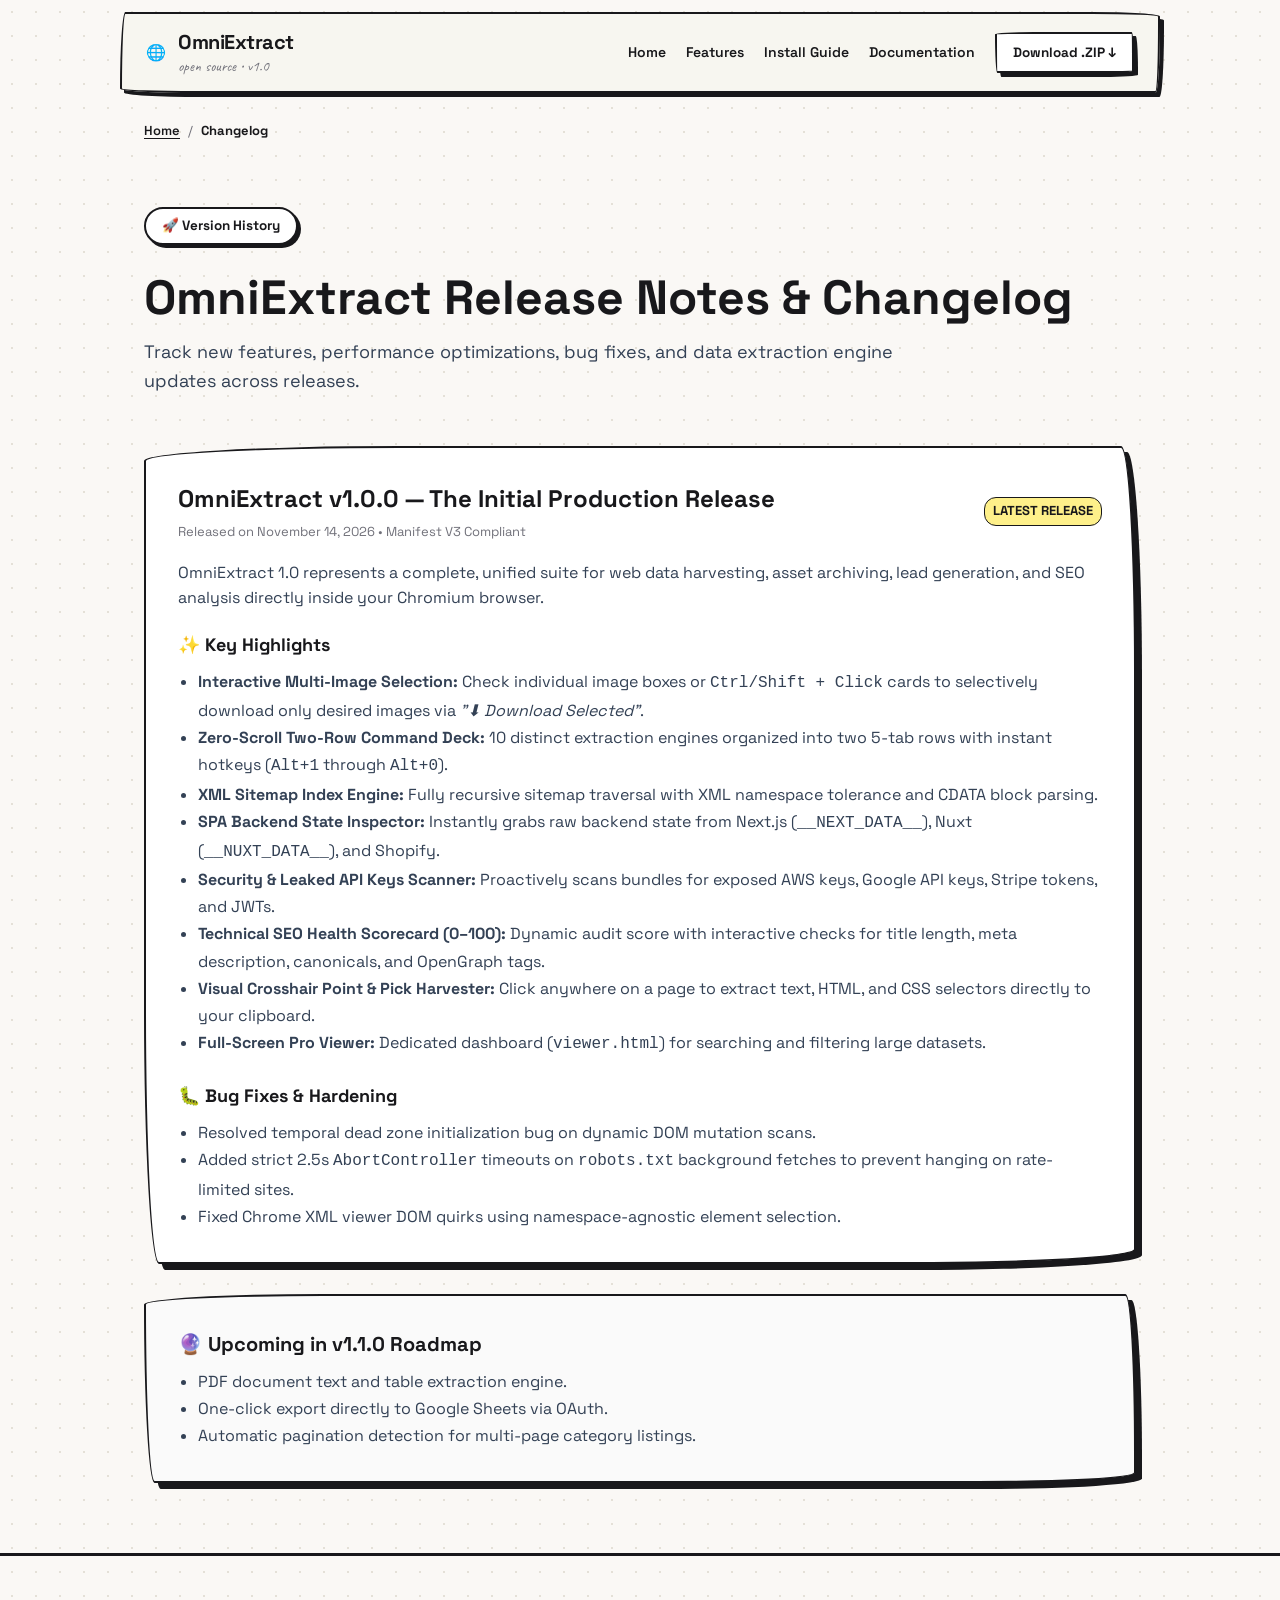
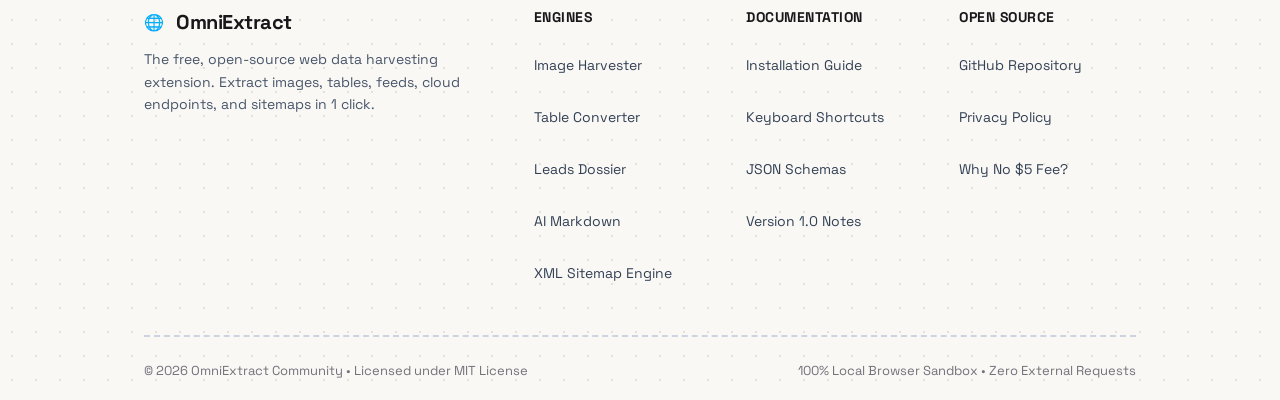
<file: website/changelog.html>
<!DOCTYPE html>
<html lang="en">
<head>
  <meta charset="UTF-8">
  <meta name="viewport" content="width=device-width, initial-scale=1.0">
  
  <!-- Primary SEO Meta Tags -->
  <title>OmniExtract Changelog — Release Notes & Version 1.0 History</title>
  <meta name="title" content="OmniExtract Changelog — Release Notes & Version 1.0 History">
  <meta name="description" content="Detailed release notes for OmniExtract v1.0.0: interactive multi-image selection, two-row command deck, SPA state extractor, leaked secrets scanner, and sitemaps.">
  <meta name="keywords" content="omniextract changelog, omniextract release notes, chrome extension updates, web harvester version history">
  <meta name="author" content="OmniExtract Open Source Community">
  <meta name="robots" content="index, follow">
  <meta name="theme-color" content="#fde047">
  <link rel="canonical" href="https://omniextract.org/changelog.html">

  <!-- Open Graph / Facebook -->
  <meta property="og:type" content="article">
  <meta property="og:url" content="https://omniextract.org/changelog.html">
  <meta property="og:title" content="OmniExtract Changelog — Version 1.0 Notes">
  <meta property="og:description" content="Discover everything new in OmniExtract version 1.0.0.">
  <meta property="og:image" content="icons/icon128.png">
  <meta property="og:site_name" content="OmniExtract">

  <!-- Twitter Card -->
  <meta name="twitter:card" content="summary_large_image">
  <meta name="twitter:url" content="https://omniextract.org/changelog.html">
  <meta name="twitter:title" content="OmniExtract Version 1.0 Release Notes">
  <meta name="twitter:description" content="All release updates and roadmap for OmniExtract.">
  <meta name="twitter:image" content="icons/icon128.png">

  <!-- Favicons -->
  <link rel="icon" type="image/png" sizes="32x32" href="icons/icon32.png">
  <link rel="icon" type="image/png" sizes="16x16" href="icons/icon16.png">

  <!-- Google Fonts -->
  <link rel="preconnect" href="https://fonts.googleapis.com">
  <link rel="preconnect" href="https://fonts.gstatic.com" crossorigin>
  <link href="https://fonts.googleapis.com/css2?family=Caveat:wght@600;700&family=Fira+Code:wght@400;600&family=Space+Grotesk:wght@500;700;800&display=swap" rel="stylesheet">
  
  <link rel="stylesheet" href="style.css">

  <!-- Structured Data: BreadcrumbList -->
  <script type="application/ld+json">
  {
    "@context": "https://schema.org",
    "@type": "BreadcrumbList",
    "itemListElement": [
      {
        "@type": "ListItem",
        "position": 1,
        "name": "Home",
        "item": "https://omniextract.org/"
      },
      {
        "@type": "ListItem",
        "position": 2,
        "name": "Changelog",
        "item": "https://omniextract.org/changelog.html"
      }
    ]
  }
  </script>
</head>
<body>

  <!-- Sticky Header -->
  <header class="header">
    <a href="index.html" class="logo-group" style="text-decoration: none; color: inherit;">
      <div class="logo-icon">🌐</div>
      <div>
        <span class="logo-title">OmniExtract</span>
        <span class="logo-sub">open source • v1.0</span>
      </div>
    </a>

    <nav class="nav-links">
      <a href="index.html" class="nav-item">Home</a>
      <a href="features.html" class="nav-item">Features</a>
      <a href="guide.html" class="nav-item">Install Guide</a>
      <a href="docs.html" class="nav-item">Documentation</a>
      <a href="OmniExtract-v1.0.zip" download class="btn-sketchy btn-sm header-cta">
        Download .ZIP ↓
      </a>
    </nav>
  </header>

  <main class="container">
    <!-- Breadcrumbs -->
    <nav class="breadcrumbs" aria-label="Breadcrumbs">
      <a href="index.html">Home</a>
      <span class="separator">/</span>
      <span class="current">Changelog</span>
    </nav>

    <!-- Subpage Hero -->
    <section class="subpage-hero">
      <div class="badge-tag">
        <span>🚀 Version History</span>
      </div>
      <h1>OmniExtract Release Notes & Changelog</h1>
      <p class="lead">
        Track new features, performance optimizations, bug fixes, and data extraction engine updates across releases.
      </p>
    </section>

    <!-- Version 1.0.0 Entry -->
    <article class="sketch-card" style="padding: 32px; margin: 30px 0;">
      <div style="display: flex; align-items: center; justify-content: space-between; flex-wrap: wrap; gap: 10px; margin-bottom: 16px;">
        <div>
          <h2 style="font-size: 24px; margin: 0;">OmniExtract v1.0.0 — The Initial Production Release</h2>
          <small style="color: var(--ink-muted); font-size: 13px;">Released on November 14, 2026 • Manifest V3 Compliant</small>
        </div>
        <span class="sketch-pill pill-yellow" style="font-weight: 800; font-size: 13px;">LATEST RELEASE</span>
      </div>

      <p style="color: #334155; line-height: 1.6; margin-bottom: 20px;">
        OmniExtract 1.0 represents a complete, unified suite for web data harvesting, asset archiving, lead generation, and SEO analysis directly inside your Chromium browser.
      </p>

      <h3 style="font-size: 18px; margin-bottom: 8px;">✨ Key Highlights</h3>
      <ul style="color: #334155; line-height: 1.7; padding-left: 20px;">
        <li><strong>Interactive Multi-Image Selection:</strong> Check individual image boxes or <code>Ctrl/Shift + Click</code> cards to selectively download only desired images via <em>"⬇ Download Selected"</em>.</li>
        <li><strong>Zero-Scroll Two-Row Command Deck:</strong> 10 distinct extraction engines organized into two 5-tab rows with instant hotkeys (<code>Alt+1</code> through <code>Alt+0</code>).</li>
        <li><strong>XML Sitemap Index Engine:</strong> Fully recursive sitemap traversal with XML namespace tolerance and CDATA block parsing.</li>
        <li><strong>SPA Backend State Inspector:</strong> Instantly grabs raw backend state from Next.js (<code>__NEXT_DATA__</code>), Nuxt (<code>__NUXT_DATA__</code>), and Shopify.</li>
        <li><strong>Security & Leaked API Keys Scanner:</strong> Proactively scans bundles for exposed AWS keys, Google API keys, Stripe tokens, and JWTs.</li>
        <li><strong>Technical SEO Health Scorecard (0–100):</strong> Dynamic audit score with interactive checks for title length, meta description, canonicals, and OpenGraph tags.</li>
        <li><strong>Visual Crosshair Point & Pick Harvester:</strong> Click anywhere on a page to extract text, HTML, and CSS selectors directly to your clipboard.</li>
        <li><strong>Full-Screen Pro Viewer:</strong> Dedicated dashboard (<code>viewer.html</code>) for searching and filtering large datasets.</li>
      </ul>

      <h3 style="font-size: 18px; margin: 24px 0 8px 0;">🐛 Bug Fixes & Hardening</h3>
      <ul style="color: #334155; line-height: 1.7; padding-left: 20px;">
        <li>Resolved temporal dead zone initialization bug on dynamic DOM mutation scans.</li>
        <li>Added strict 2.5s <code>AbortController</code> timeouts on <code>robots.txt</code> background fetches to prevent hanging on rate-limited sites.</li>
        <li>Fixed Chrome XML viewer DOM quirks using namespace-agnostic element selection.</li>
      </ul>
    </article>

    <!-- Roadmap Entry -->
    <article class="sketch-card" style="padding: 32px; margin: 30px 0; background: #fafafa;">
      <h2 style="font-size: 20px; margin-bottom: 8px;">🔮 Upcoming in v1.1.0 Roadmap</h2>
      <ul style="color: #334155; line-height: 1.7; padding-left: 20px;">
        <li>PDF document text and table extraction engine.</li>
        <li>One-click export directly to Google Sheets via OAuth.</li>
        <li>Automatic pagination detection for multi-page category listings.</li>
      </ul>
    </article>

  </main>

  <!-- Rich Multi-Column Footer -->
  <footer class="footer-multi">
    <div class="container">
      <div class="footer-grid">
        <div class="footer-brand">
          <div class="logo-group">
            <div class="logo-icon">🌐</div>
            <span class="logo-title">OmniExtract</span>
          </div>
          <p>The free, open-source web data harvesting extension. Extract images, tables, feeds, cloud endpoints, and sitemaps in 1 click.</p>
        </div>

        <div class="footer-col">
          <h4>Engines</h4>
          <ul class="footer-links-list">
            <li><a href="features.html">Image Harvester</a></li>
            <li><a href="features.html">Table Converter</a></li>
            <li><a href="features.html">Leads Dossier</a></li>
            <li><a href="features.html">AI Markdown</a></li>
            <li><a href="features.html">XML Sitemap Engine</a></li>
          </ul>
        </div>

        <div class="footer-col">
          <h4>Documentation</h4>
          <ul class="footer-links-list">
            <li><a href="guide.html">Installation Guide</a></li>
            <li><a href="docs.html">Keyboard Shortcuts</a></li>
            <li><a href="docs.html">JSON Schemas</a></li>
            <li><a href="changelog.html">Version 1.0 Notes</a></li>
          </ul>
        </div>

        <div class="footer-col">
          <h4>Open Source</h4>
          <ul class="footer-links-list">
            <li><a href="https://github.com/antitest1000-cmyk/extract-extention-" target="_blank" rel="noopener">GitHub Repository</a></li>
            <li><a href="privacy.html">Privacy Policy</a></li>
            <li><a href="index.html#why-no-store">Why No $5 Fee?</a></li>
          </ul>
        </div>
      </div>

      <div class="footer-bottom">
        <div>© 2026 OmniExtract Community • Licensed under MIT License</div>
        <div>100% Local Browser Sandbox • Zero External Requests</div>
      </div>
    </div>
  </footer>

</body>
</html>
</file>
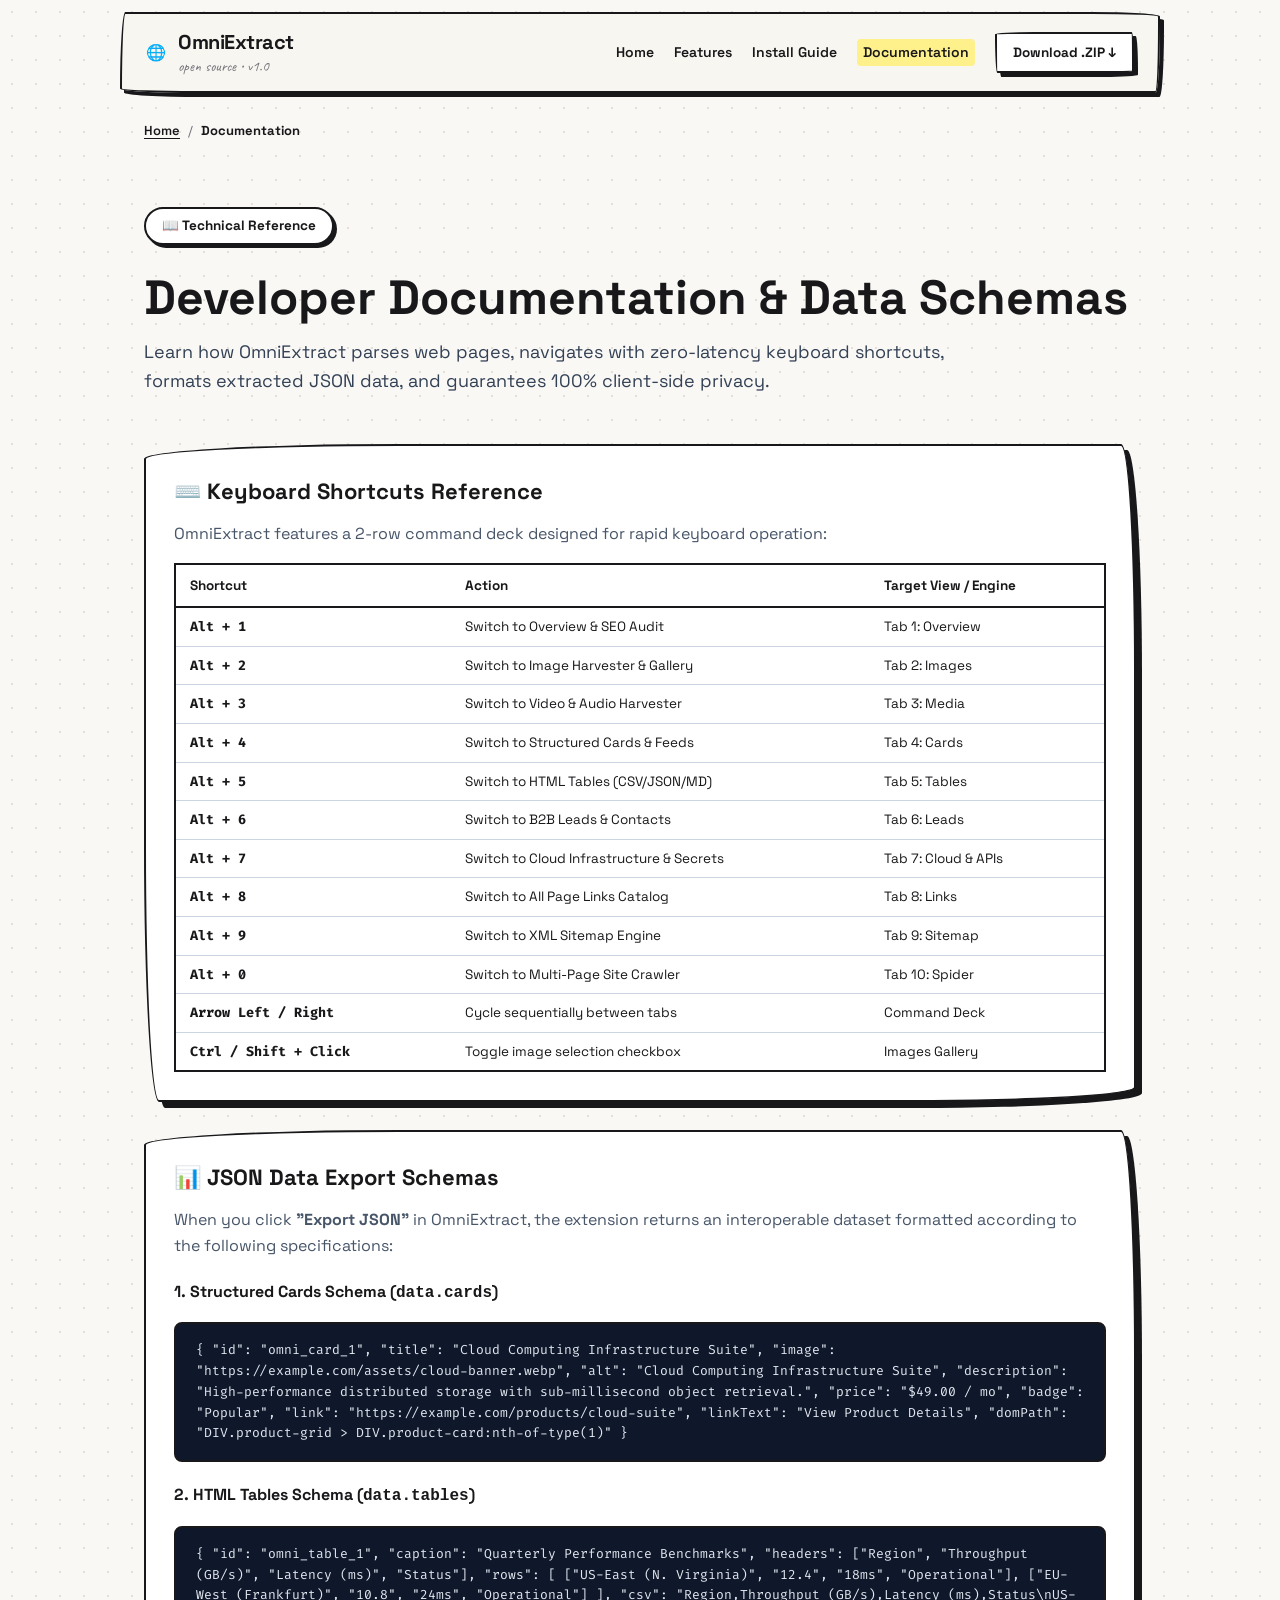
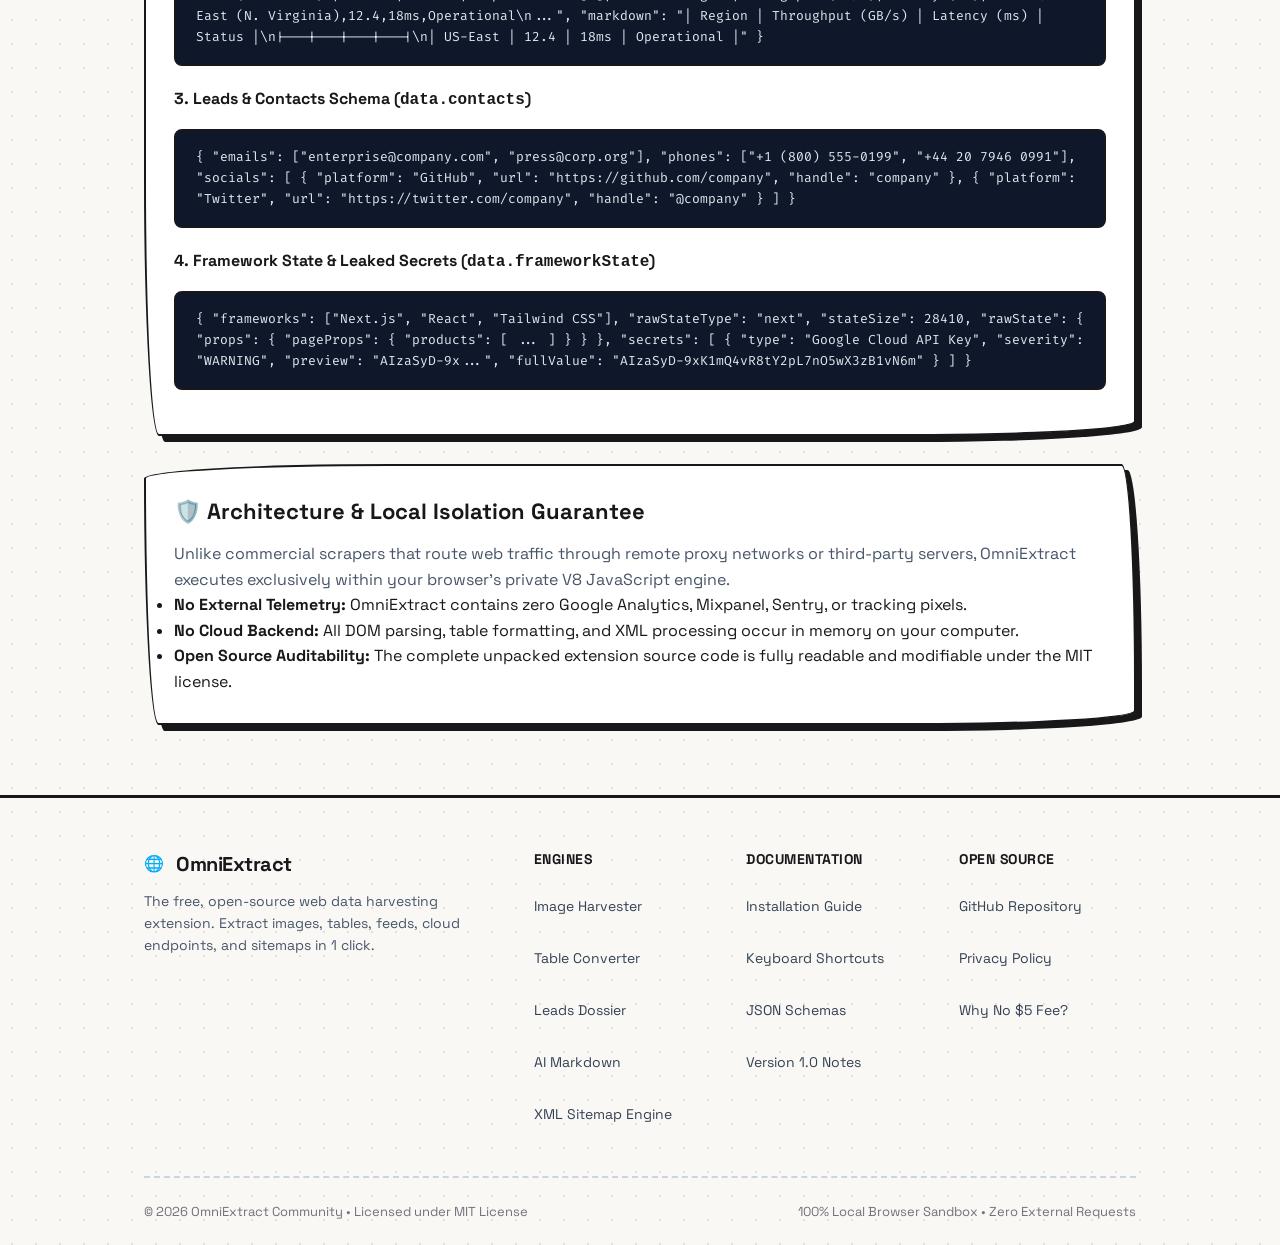
<file: website/docs.html>
<!DOCTYPE html>
<html lang="en">
<head>
  <meta charset="UTF-8">
  <meta name="viewport" content="width=device-width, initial-scale=1.0">
  
  <!-- Primary SEO Meta Tags -->
  <title>OmniExtract Documentation — Shortcuts, Schemas & Architecture Guide</title>
  <meta name="title" content="OmniExtract Documentation — Shortcuts, Schemas & Architecture Guide">
  <meta name="description" content="Technical reference for OmniExtract: keyboard shortcuts, JSON schemas for images, tables, leads, cards, and XML sitemaps, and local sandboxed architecture.">
  <meta name="keywords" content="omniextract documentation, web scraper json schema, keyboard shortcuts extension, sitemap parser schema, table to json schema, extract cards format">
  <meta name="author" content="OmniExtract Open Source Community">
  <meta name="robots" content="index, follow">
  <meta name="theme-color" content="#fde047">
  <link rel="canonical" href="https://omniextract.org/docs.html">

  <!-- Open Graph / Facebook -->
  <meta property="og:type" content="article">
  <meta property="og:url" content="https://omniextract.org/docs.html">
  <meta property="og:title" content="OmniExtract Documentation — Shortcuts & Schemas">
  <meta property="og:description" content="Technical documentation, hotkeys, and JSON schema specs for extracted web datasets.">
  <meta property="og:image" content="icons/icon128.png">
  <meta property="og:site_name" content="OmniExtract">

  <!-- Twitter Card -->
  <meta name="twitter:card" content="summary_large_image">
  <meta name="twitter:url" content="https://omniextract.org/docs.html">
  <meta name="twitter:title" content="OmniExtract Documentation">
  <meta name="twitter:description" content="Reference guide for schemas, shortcuts, and architecture.">
  <meta name="twitter:image" content="icons/icon128.png">

  <!-- Favicons -->
  <link rel="icon" type="image/png" sizes="32x32" href="icons/icon32.png">
  <link rel="icon" type="image/png" sizes="16x16" href="icons/icon16.png">

  <!-- Google Fonts -->
  <link rel="preconnect" href="https://fonts.googleapis.com">
  <link rel="preconnect" href="https://fonts.gstatic.com" crossorigin>
  <link href="https://fonts.googleapis.com/css2?family=Caveat:wght@600;700&family=Fira+Code:wght@400;600&family=Space+Grotesk:wght@500;700;800&display=swap" rel="stylesheet">
  
  <link rel="stylesheet" href="style.css">

  <!-- Structured Data: TechArticle & BreadcrumbList -->
  <script type="application/ld+json">
  {
    "@context": "https://schema.org",
    "@graph": [
      {
        "@type": "BreadcrumbList",
        "itemListElement": [
          {
            "@type": "ListItem",
            "position": 1,
            "name": "Home",
            "item": "https://omniextract.org/"
          },
          {
            "@type": "ListItem",
            "position": 2,
            "name": "Documentation",
            "item": "https://omniextract.org/docs.html"
          }
        ]
      },
      {
        "@type": "TechArticle",
        "headline": "OmniExtract Technical Documentation & JSON Schema Specifications",
        "description": "Complete reference of keyboard navigation hotkeys, data structure schemas, and client-side sandboxed architecture.",
        "author": {
          "@type": "Organization",
          "name": "OmniExtract Open Source Community"
        }
      }
    ]
  }
  </script>
</head>
<body>

  <!-- Sticky Header -->
  <header class="header">
    <a href="index.html" class="logo-group" style="text-decoration: none; color: inherit;">
      <div class="logo-icon">🌐</div>
      <div>
        <span class="logo-title">OmniExtract</span>
        <span class="logo-sub">open source • v1.0</span>
      </div>
    </a>

    <nav class="nav-links">
      <a href="index.html" class="nav-item">Home</a>
      <a href="features.html" class="nav-item">Features</a>
      <a href="guide.html" class="nav-item">Install Guide</a>
      <a href="docs.html" class="nav-item highlight-link">Documentation</a>
      <a href="OmniExtract-v1.0.zip" download class="btn-sketchy btn-sm header-cta">
        Download .ZIP ↓
      </a>
    </nav>
  </header>

  <main class="container">
    <!-- Breadcrumbs -->
    <nav class="breadcrumbs" aria-label="Breadcrumbs">
      <a href="index.html">Home</a>
      <span class="separator">/</span>
      <span class="current">Documentation</span>
    </nav>

    <!-- Subpage Hero -->
    <section class="subpage-hero">
      <div class="badge-tag">
        <span>📖 Technical Reference</span>
      </div>
      <h1>Developer Documentation & Data Schemas</h1>
      <p class="lead">
        Learn how OmniExtract parses web pages, navigates with zero-latency keyboard shortcuts, formats extracted JSON data, and guarantees 100% client-side privacy.
      </p>
    </section>

    <!-- Section 1: Keyboard Shortcuts -->
    <section class="sketch-card" style="padding: 28px; margin: 28px 0;">
      <h2 style="font-size: 22px; margin-bottom: 12px;">⌨️ Keyboard Shortcuts Reference</h2>
      <p style="color: #475569; margin-bottom: 16px;">OmniExtract features a 2-row command deck designed for rapid keyboard operation:</p>

      <div style="overflow-x: auto;">
        <table style="width: 100%; border-collapse: collapse; font-size: 13.5px; border: 2px solid var(--ink-black);">
          <thead>
            <tr style="background: var(--marker-yellow); border-bottom: 2px solid var(--ink-black); text-align: left;">
              <th style="padding: 10px 14px;">Shortcut</th>
              <th style="padding: 10px 14px;">Action</th>
              <th style="padding: 10px 14px;">Target View / Engine</th>
            </tr>
          </thead>
          <tbody>
            <tr style="border-bottom: 1px solid #cbd5e1;">
              <td style="padding: 8px 14px; font-family: var(--font-mono); font-weight: 700;">Alt + 1</td>
              <td style="padding: 8px 14px;">Switch to Overview & SEO Audit</td>
              <td style="padding: 8px 14px;">Tab 1: Overview</td>
            </tr>
            <tr style="border-bottom: 1px solid #cbd5e1;">
              <td style="padding: 8px 14px; font-family: var(--font-mono); font-weight: 700;">Alt + 2</td>
              <td style="padding: 8px 14px;">Switch to Image Harvester & Gallery</td>
              <td style="padding: 8px 14px;">Tab 2: Images</td>
            </tr>
            <tr style="border-bottom: 1px solid #cbd5e1;">
              <td style="padding: 8px 14px; font-family: var(--font-mono); font-weight: 700;">Alt + 3</td>
              <td style="padding: 8px 14px;">Switch to Video & Audio Harvester</td>
              <td style="padding: 8px 14px;">Tab 3: Media</td>
            </tr>
            <tr style="border-bottom: 1px solid #cbd5e1;">
              <td style="padding: 8px 14px; font-family: var(--font-mono); font-weight: 700;">Alt + 4</td>
              <td style="padding: 8px 14px;">Switch to Structured Cards & Feeds</td>
              <td style="padding: 8px 14px;">Tab 4: Cards</td>
            </tr>
            <tr style="border-bottom: 1px solid #cbd5e1;">
              <td style="padding: 8px 14px; font-family: var(--font-mono); font-weight: 700;">Alt + 5</td>
              <td style="padding: 8px 14px;">Switch to HTML Tables (CSV/JSON/MD)</td>
              <td style="padding: 8px 14px;">Tab 5: Tables</td>
            </tr>
            <tr style="border-bottom: 1px solid #cbd5e1;">
              <td style="padding: 8px 14px; font-family: var(--font-mono); font-weight: 700;">Alt + 6</td>
              <td style="padding: 8px 14px;">Switch to B2B Leads & Contacts</td>
              <td style="padding: 8px 14px;">Tab 6: Leads</td>
            </tr>
            <tr style="border-bottom: 1px solid #cbd5e1;">
              <td style="padding: 8px 14px; font-family: var(--font-mono); font-weight: 700;">Alt + 7</td>
              <td style="padding: 8px 14px;">Switch to Cloud Infrastructure & Secrets</td>
              <td style="padding: 8px 14px;">Tab 7: Cloud & APIs</td>
            </tr>
            <tr style="border-bottom: 1px solid #cbd5e1;">
              <td style="padding: 8px 14px; font-family: var(--font-mono); font-weight: 700;">Alt + 8</td>
              <td style="padding: 8px 14px;">Switch to All Page Links Catalog</td>
              <td style="padding: 8px 14px;">Tab 8: Links</td>
            </tr>
            <tr style="border-bottom: 1px solid #cbd5e1;">
              <td style="padding: 8px 14px; font-family: var(--font-mono); font-weight: 700;">Alt + 9</td>
              <td style="padding: 8px 14px;">Switch to XML Sitemap Engine</td>
              <td style="padding: 8px 14px;">Tab 9: Sitemap</td>
            </tr>
            <tr style="border-bottom: 1px solid #cbd5e1;">
              <td style="padding: 8px 14px; font-family: var(--font-mono); font-weight: 700;">Alt + 0</td>
              <td style="padding: 8px 14px;">Switch to Multi-Page Site Crawler</td>
              <td style="padding: 8px 14px;">Tab 10: Spider</td>
            </tr>
            <tr style="border-bottom: 1px solid #cbd5e1;">
              <td style="padding: 8px 14px; font-family: var(--font-mono); font-weight: 700;">Arrow Left / Right</td>
              <td style="padding: 8px 14px;">Cycle sequentially between tabs</td>
              <td style="padding: 8px 14px;">Command Deck</td>
            </tr>
            <tr>
              <td style="padding: 8px 14px; font-family: var(--font-mono); font-weight: 700;">Ctrl / Shift + Click</td>
              <td style="padding: 8px 14px;">Toggle image selection checkbox</td>
              <td style="padding: 8px 14px;">Images Gallery</td>
            </tr>
          </tbody>
        </table>
      </div>
    </section>

    <!-- Section 2: Data Schemas -->
    <section class="sketch-card" style="padding: 28px; margin: 28px 0;">
      <h2 style="font-size: 22px; margin-bottom: 12px;">📊 JSON Data Export Schemas</h2>
      <p style="color: #475569;">When you click <strong>"Export JSON"</strong> in OmniExtract, the extension returns an interoperable dataset formatted according to the following specifications:</p>

      <h3 style="font-size: 16px; margin: 20px 0 6px 0;">1. Structured Cards Schema (<code>data.cards</code>)</h3>
      <div class="docs-code-box">
{
  "id": "omni_card_1",
  "title": "Cloud Computing Infrastructure Suite",
  "image": "https://example.com/assets/cloud-banner.webp",
  "alt": "Cloud Computing Infrastructure Suite",
  "description": "High-performance distributed storage with sub-millisecond object retrieval.",
  "price": "$49.00 / mo",
  "badge": "Popular",
  "link": "https://example.com/products/cloud-suite",
  "linkText": "View Product Details",
  "domPath": "DIV.product-grid > DIV.product-card:nth-of-type(1)"
}
      </div>

      <h3 style="font-size: 16px; margin: 20px 0 6px 0;">2. HTML Tables Schema (<code>data.tables</code>)</h3>
      <div class="docs-code-box">
{
  "id": "omni_table_1",
  "caption": "Quarterly Performance Benchmarks",
  "headers": ["Region", "Throughput (GB/s)", "Latency (ms)", "Status"],
  "rows": [
    ["US-East (N. Virginia)", "12.4", "18ms", "Operational"],
    ["EU-West (Frankfurt)", "10.8", "24ms", "Operational"]
  ],
  "csv": "Region,Throughput (GB/s),Latency (ms),Status\nUS-East (N. Virginia),12.4,18ms,Operational\n...",
  "markdown": "| Region | Throughput (GB/s) | Latency (ms) | Status |\n|---|---|---|---|\n| US-East | 12.4 | 18ms | Operational |"
}
      </div>

      <h3 style="font-size: 16px; margin: 20px 0 6px 0;">3. Leads & Contacts Schema (<code>data.contacts</code>)</h3>
      <div class="docs-code-box">
{
  "emails": ["enterprise@company.com", "press@corp.org"],
  "phones": ["+1 (800) 555-0199", "+44 20 7946 0991"],
  "socials": [
    { "platform": "GitHub", "url": "https://github.com/company", "handle": "company" },
    { "platform": "Twitter", "url": "https://twitter.com/company", "handle": "@company" }
  ]
}
      </div>

      <h3 style="font-size: 16px; margin: 20px 0 6px 0;">4. Framework State & Leaked Secrets (<code>data.frameworkState</code>)</h3>
      <div class="docs-code-box">
{
  "frameworks": ["Next.js", "React", "Tailwind CSS"],
  "rawStateType": "next",
  "stateSize": 28410,
  "rawState": {
    "props": { "pageProps": { "products": [ ... ] } }
  },
  "secrets": [
    {
      "type": "Google Cloud API Key",
      "severity": "WARNING",
      "preview": "AIzaSyD-9x...",
      "fullValue": "AIzaSyD-9xK1mQ4vR8tY2pL7nO5wX3zB1vN6m"
    }
  ]
}
      </div>
    </section>

    <!-- Section 3: Architecture & Privacy -->
    <section class="sketch-card" style="padding: 28px; margin: 28px 0;">
      <h2 style="font-size: 22px; margin-bottom: 12px;">🛡️ Architecture & Local Isolation Guarantee</h2>
      <p style="color: #475569; line-height: 1.6;">
        Unlike commercial scrapers that route web traffic through remote proxy networks or third-party servers, OmniExtract executes exclusively within your browser's private V8 JavaScript engine.
      </p>
      <ul>
        <li><strong>No External Telemetry:</strong> OmniExtract contains zero Google Analytics, Mixpanel, Sentry, or tracking pixels.</li>
        <li><strong>No Cloud Backend:</strong> All DOM parsing, table formatting, and XML processing occur in memory on your computer.</li>
        <li><strong>Open Source Auditability:</strong> The complete unpacked extension source code is fully readable and modifiable under the MIT license.</li>
      </ul>
    </section>

  </main>

  <!-- Rich Multi-Column Footer -->
  <footer class="footer-multi">
    <div class="container">
      <div class="footer-grid">
        <div class="footer-brand">
          <div class="logo-group">
            <div class="logo-icon">🌐</div>
            <span class="logo-title">OmniExtract</span>
          </div>
          <p>The free, open-source web data harvesting extension. Extract images, tables, feeds, cloud endpoints, and sitemaps in 1 click.</p>
        </div>

        <div class="footer-col">
          <h4>Engines</h4>
          <ul class="footer-links-list">
            <li><a href="features.html">Image Harvester</a></li>
            <li><a href="features.html">Table Converter</a></li>
            <li><a href="features.html">Leads Dossier</a></li>
            <li><a href="features.html">AI Markdown</a></li>
            <li><a href="features.html">XML Sitemap Engine</a></li>
          </ul>
        </div>

        <div class="footer-col">
          <h4>Documentation</h4>
          <ul class="footer-links-list">
            <li><a href="guide.html">Installation Guide</a></li>
            <li><a href="docs.html">Keyboard Shortcuts</a></li>
            <li><a href="docs.html">JSON Schemas</a></li>
            <li><a href="changelog.html">Version 1.0 Notes</a></li>
          </ul>
        </div>

        <div class="footer-col">
          <h4>Open Source</h4>
          <ul class="footer-links-list">
            <li><a href="https://github.com/antitest1000-cmyk/extract-extention-" target="_blank" rel="noopener">GitHub Repository</a></li>
            <li><a href="privacy.html">Privacy Policy</a></li>
            <li><a href="index.html#why-no-store">Why No $5 Fee?</a></li>
          </ul>
        </div>
      </div>

      <div class="footer-bottom">
        <div>© 2026 OmniExtract Community • Licensed under MIT License</div>
        <div>100% Local Browser Sandbox • Zero External Requests</div>
      </div>
    </div>
  </footer>

</body>
</html>
</file>
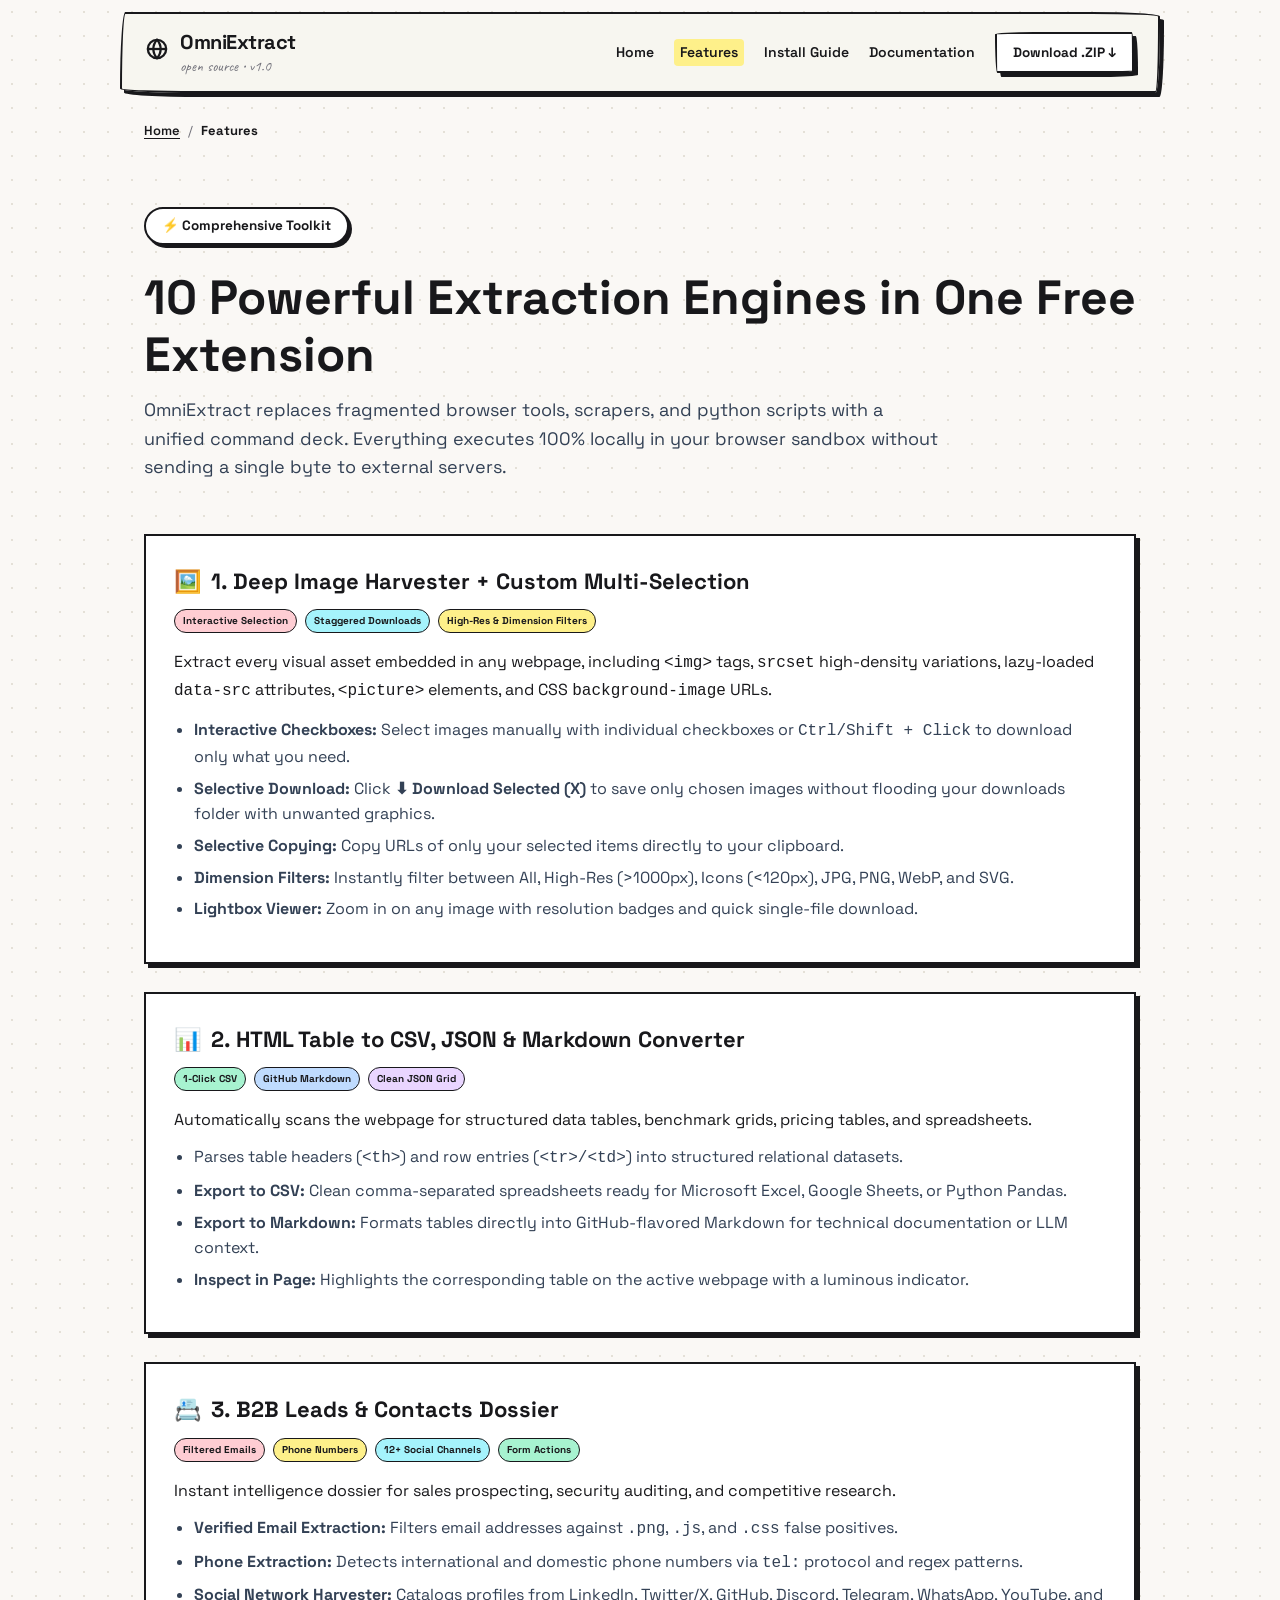
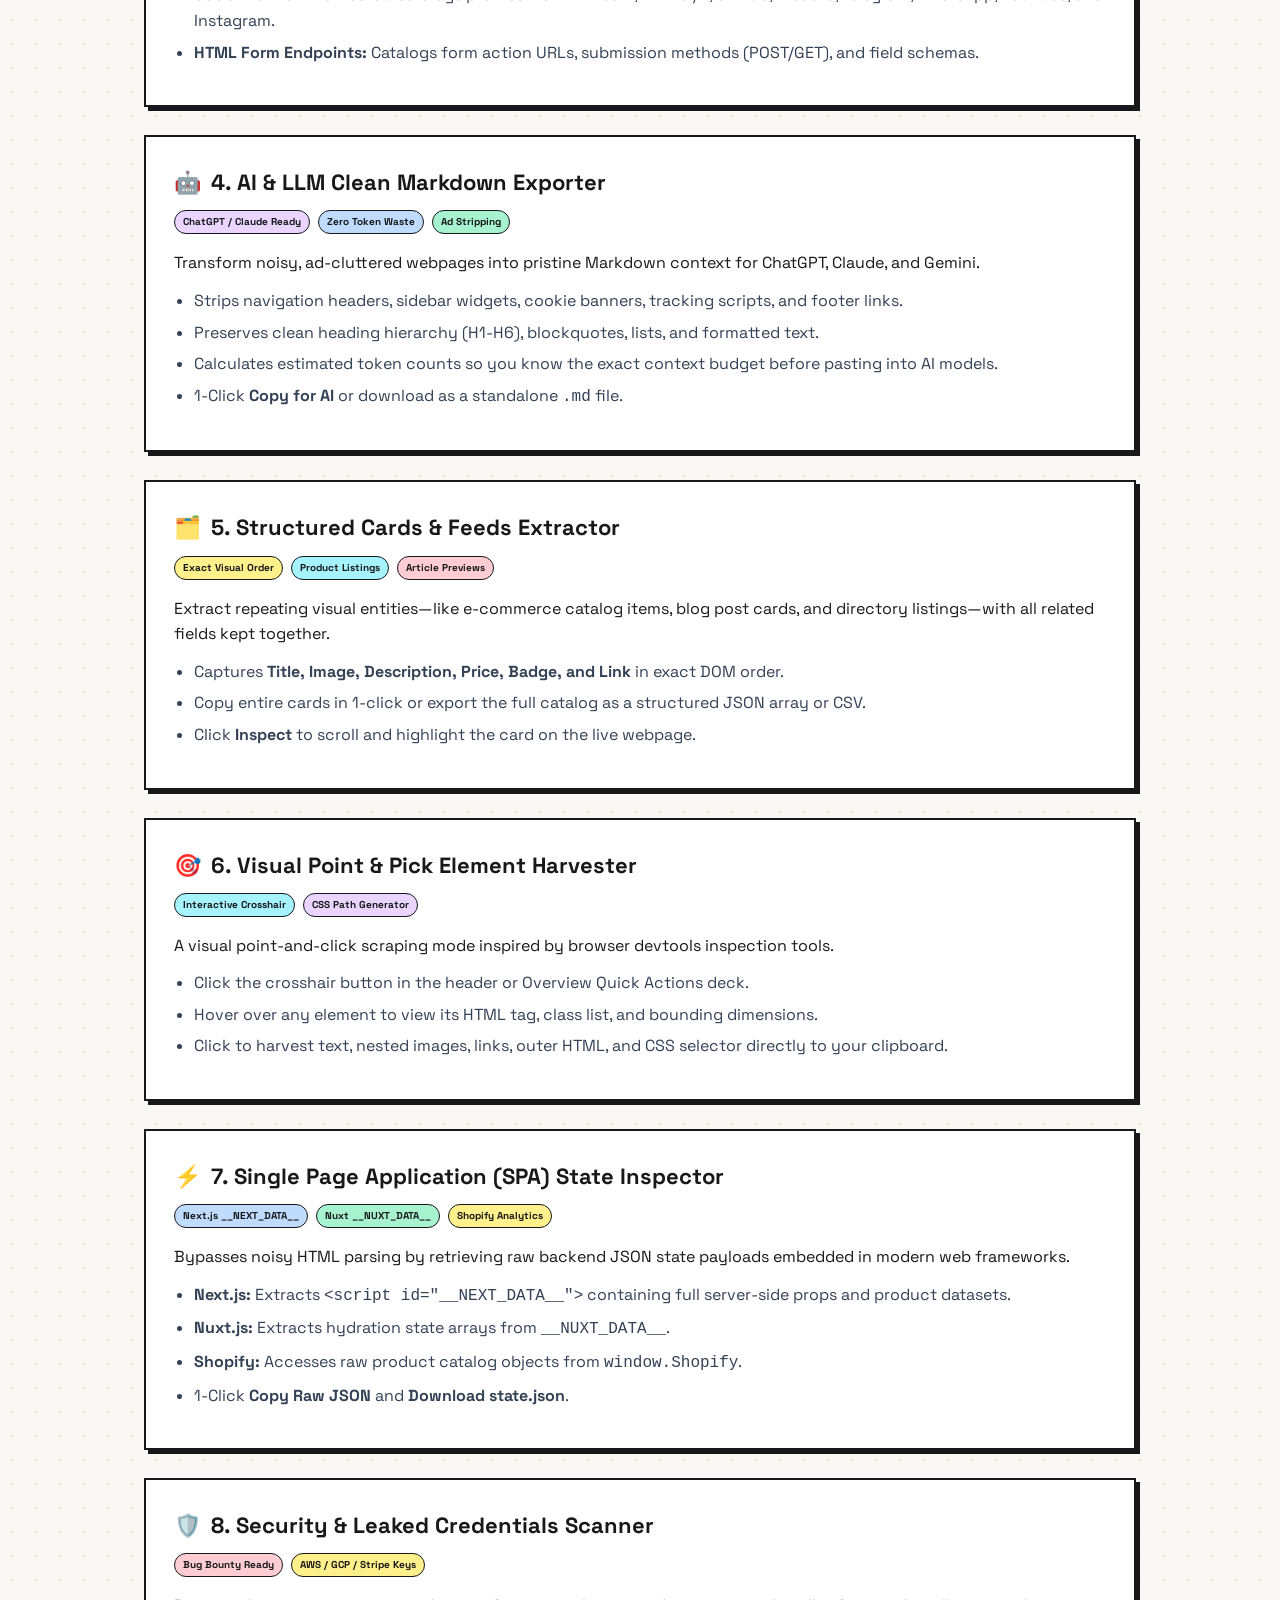
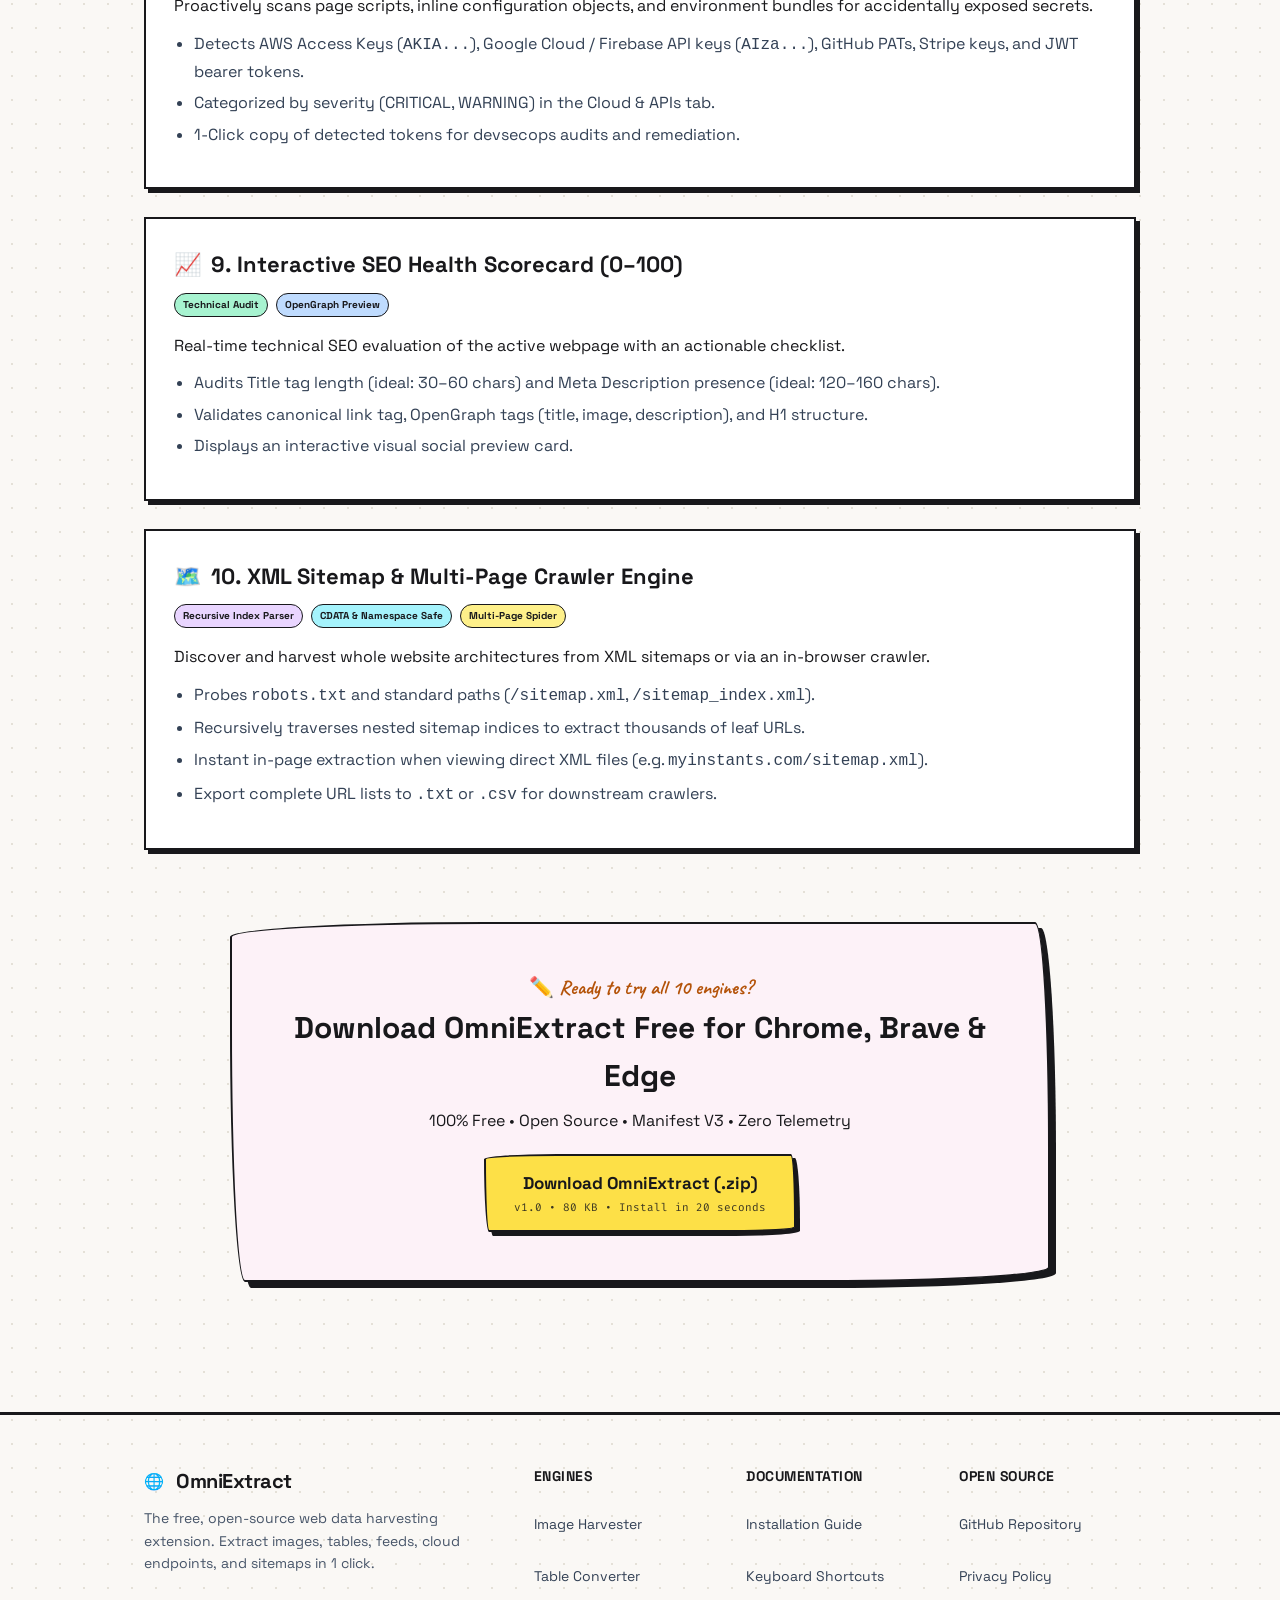
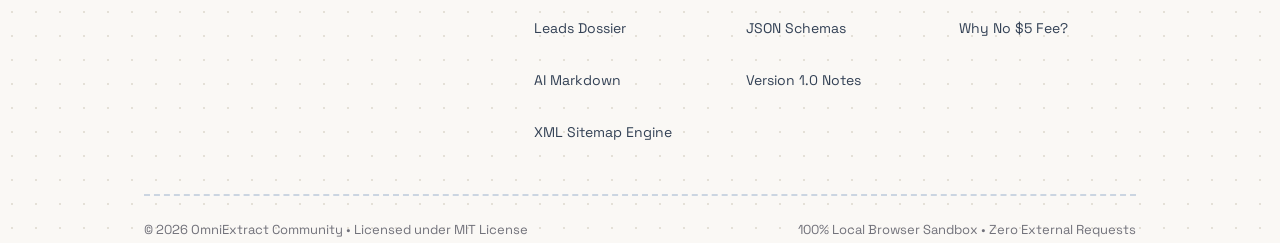
<file: website/features.html>
<!DOCTYPE html>
<html lang="en">
<head>
  <meta charset="UTF-8">
  <meta name="viewport" content="width=device-width, initial-scale=1.0">
  
  <!-- Primary SEO Meta Tags -->
  <title>OmniExtract Features — 10 Advanced Web Scraping & Data Extraction Engines</title>
  <meta name="title" content="OmniExtract Features — 10 Advanced Web Scraping & Data Extraction Engines">
  <meta name="description" content="Explore OmniExtract's 10 built-in extraction engines: custom multi-image selection, table to CSV/Markdown converter, leads dossier, AI clean markdown, crosshair picker, SPA state, and XML sitemaps.">
  <meta name="keywords" content="web scraping features, download website images, table to csv extension, sitemap extractor, s3 bucket finder, spa state extractor, api key scanner, chrome data harvester">
  <meta name="author" content="OmniExtract Open Source Community">
  <meta name="robots" content="index, follow">
  <meta name="theme-color" content="#fde047">
  <link rel="canonical" href="https://omniextract.org/features.html">

  <!-- Open Graph / Facebook -->
  <meta property="og:type" content="article">
  <meta property="og:url" content="https://omniextract.org/features.html">
  <meta property="og:title" content="OmniExtract Features — 10 Advanced Web Data Extraction Engines">
  <meta property="og:description" content="Deep dive into OmniExtract's image selector, table converter, leads extractor, AI markdown generator, and XML sitemap engine.">
  <meta property="og:image" content="icons/icon128.png">
  <meta property="og:site_name" content="OmniExtract">

  <!-- Twitter Card -->
  <meta name="twitter:card" content="summary_large_image">
  <meta name="twitter:url" content="https://omniextract.org/features.html">
  <meta name="twitter:title" content="OmniExtract Features — 10 Web Data Engines">
  <meta name="twitter:description" content="Extract images, tables, cloud links, SPA state, and sitemaps in 1 click with OmniExtract.">
  <meta name="twitter:image" content="icons/icon128.png">

  <!-- Favicons -->
  <link rel="icon" type="image/png" sizes="32x32" href="icons/icon32.png">
  <link rel="icon" type="image/png" sizes="16x16" href="icons/icon16.png">

  <!-- Google Fonts -->
  <link rel="preconnect" href="https://fonts.googleapis.com">
  <link rel="preconnect" href="https://fonts.gstatic.com" crossorigin>
  <link href="https://fonts.googleapis.com/css2?family=Caveat:wght@600;700&family=Fira+Code:wght@400;600&family=Space+Grotesk:wght@500;700;800&display=swap" rel="stylesheet">
  
  <link rel="stylesheet" href="style.css">

  <!-- Structured Data: BreadcrumbList -->
  <script type="application/ld+json">
  {
    "@context": "https://schema.org",
    "@type": "BreadcrumbList",
    "itemListElement": [
      {
        "@type": "ListItem",
        "position": 1,
        "name": "Home",
        "item": "https://omniextract.org/"
      },
      {
        "@type": "ListItem",
        "position": 2,
        "name": "Features",
        "item": "https://omniextract.org/features.html"
      }
    ]
  }
  </script>
</head>
<body>

  <!-- Sticky Header -->
  <header class="header">
    <a href="index.html" class="logo-group" style="text-decoration: none; color: inherit;">
      <div class="logo-icon">
        <svg viewBox="0 0 24 24" width="22" height="22" fill="none" stroke="currentColor" stroke-width="2.5">
          <circle cx="12" cy="12" r="10"/>
          <line x1="2" y1="12" x2="22" y2="12"/>
          <path d="M12 2a15.3 15.3 0 0 1 4 10 15.3 15.3 0 0 1-4 10 15.3 15.3 0 0 1-4-10 15.3 15.3 0 0 1 4-10z"/>
        </svg>
      </div>
      <div>
        <span class="logo-title">OmniExtract</span>
        <span class="logo-sub">open source • v1.0</span>
      </div>
    </a>

    <nav class="nav-links">
      <a href="index.html" class="nav-item">Home</a>
      <a href="features.html" class="nav-item highlight-link">Features</a>
      <a href="guide.html" class="nav-item">Install Guide</a>
      <a href="docs.html" class="nav-item">Documentation</a>
      <a href="OmniExtract-v1.0.zip" download class="btn-sketchy btn-sm header-cta">
        Download .ZIP ↓
      </a>
    </nav>
  </header>

  <main class="container">
    <!-- Breadcrumbs -->
    <nav class="breadcrumbs" aria-label="Breadcrumbs">
      <a href="index.html">Home</a>
      <span class="separator">/</span>
      <span class="current">Features</span>
    </nav>

    <!-- Subpage Hero -->
    <section class="subpage-hero">
      <div class="badge-tag">
        <span>⚡ Comprehensive Toolkit</span>
      </div>
      <h1>10 Powerful Extraction Engines in One Free Extension</h1>
      <p class="lead">
        OmniExtract replaces fragmented browser tools, scrapers, and python scripts with a unified command deck. Everything executes 100% locally in your browser sandbox without sending a single byte to external servers.
      </p>
    </section>

    <!-- Deep-Dive Features Grid -->
    <section class="feature-deep-grid">

      <!-- 1. Custom Image Selection & Download -->
      <article class="feature-deep-card">
        <h3><span>🖼️</span> 1. Deep Image Harvester + Custom Multi-Selection</h3>
        <div class="feature-meta-chips">
          <span class="sketch-pill pill-pink">Interactive Selection</span>
          <span class="sketch-pill pill-cyan">Staggered Downloads</span>
          <span class="sketch-pill pill-yellow">High-Res & Dimension Filters</span>
        </div>
        <p>Extract every visual asset embedded in any webpage, including <code>&lt;img&gt;</code> tags, <code>srcset</code> high-density variations, lazy-loaded <code>data-src</code> attributes, <code>&lt;picture&gt;</code> elements, and CSS <code>background-image</code> URLs.</p>
        <ul>
          <li><strong>Interactive Checkboxes:</strong> Select images manually with individual checkboxes or <code>Ctrl/Shift + Click</code> to download only what you need.</li>
          <li><strong>Selective Download:</strong> Click <strong>⬇ Download Selected (X)</strong> to save only chosen images without flooding your downloads folder with unwanted graphics.</li>
          <li><strong>Selective Copying:</strong> Copy URLs of only your selected items directly to your clipboard.</li>
          <li><strong>Dimension Filters:</strong> Instantly filter between All, High-Res (&gt;1000px), Icons (&lt;120px), JPG, PNG, WebP, and SVG.</li>
          <li><strong>Lightbox Viewer:</strong> Zoom in on any image with resolution badges and quick single-file download.</li>
        </ul>
      </article>

      <!-- 2. Tables to CSV & Markdown -->
      <article class="feature-deep-card">
        <h3><span>📊</span> 2. HTML Table to CSV, JSON & Markdown Converter</h3>
        <div class="feature-meta-chips">
          <span class="sketch-pill pill-emerald">1-Click CSV</span>
          <span class="sketch-pill pill-blue">GitHub Markdown</span>
          <span class="sketch-pill pill-purple">Clean JSON Grid</span>
        </div>
        <p>Automatically scans the webpage for structured data tables, benchmark grids, pricing tables, and spreadsheets.</p>
        <ul>
          <li>Parses table headers (<code>&lt;th&gt;</code>) and row entries (<code>&lt;tr&gt;/&lt;td&gt;</code>) into structured relational datasets.</li>
          <li><strong>Export to CSV:</strong> Clean comma-separated spreadsheets ready for Microsoft Excel, Google Sheets, or Python Pandas.</li>
          <li><strong>Export to Markdown:</strong> Formats tables directly into GitHub-flavored Markdown for technical documentation or LLM context.</li>
          <li><strong>Inspect in Page:</strong> Highlights the corresponding table on the active webpage with a luminous indicator.</li>
        </ul>
      </article>

      <!-- 3. Leads Dossier -->
      <article class="feature-deep-card">
        <h3><span>📇</span> 3. B2B Leads & Contacts Dossier</h3>
        <div class="feature-meta-chips">
          <span class="sketch-pill pill-pink">Filtered Emails</span>
          <span class="sketch-pill pill-yellow">Phone Numbers</span>
          <span class="sketch-pill pill-cyan">12+ Social Channels</span>
          <span class="sketch-pill pill-emerald">Form Actions</span>
        </div>
        <p>Instant intelligence dossier for sales prospecting, security auditing, and competitive research.</p>
        <ul>
          <li><strong>Verified Email Extraction:</strong> Filters email addresses against <code>.png</code>, <code>.js</code>, and <code>.css</code> false positives.</li>
          <li><strong>Phone Extraction:</strong> Detects international and domestic phone numbers via <code>tel:</code> protocol and regex patterns.</li>
          <li><strong>Social Network Harvester:</strong> Catalogs profiles from LinkedIn, Twitter/X, GitHub, Discord, Telegram, WhatsApp, YouTube, and Instagram.</li>
          <li><strong>HTML Form Endpoints:</strong> Catalogs form action URLs, submission methods (POST/GET), and field schemas.</li>
        </ul>
      </article>

      <!-- 4. AI Clean Markdown -->
      <article class="feature-deep-card">
        <h3><span>🤖</span> 4. AI & LLM Clean Markdown Exporter</h3>
        <div class="feature-meta-chips">
          <span class="sketch-pill pill-purple">ChatGPT / Claude Ready</span>
          <span class="sketch-pill pill-blue">Zero Token Waste</span>
          <span class="sketch-pill pill-emerald">Ad Stripping</span>
        </div>
        <p>Transform noisy, ad-cluttered webpages into pristine Markdown context for ChatGPT, Claude, and Gemini.</p>
        <ul>
          <li>Strips navigation headers, sidebar widgets, cookie banners, tracking scripts, and footer links.</li>
          <li>Preserves clean heading hierarchy (H1-H6), blockquotes, lists, and formatted text.</li>
          <li>Calculates estimated token counts so you know the exact context budget before pasting into AI models.</li>
          <li>1-Click <strong>Copy for AI</strong> or download as a standalone <code>.md</code> file.</li>
        </ul>
      </article>

      <!-- 5. Structured Cards & Feed Extractor -->
      <article class="feature-deep-card">
        <h3><span>🗂️</span> 5. Structured Cards & Feeds Extractor</h3>
        <div class="feature-meta-chips">
          <span class="sketch-pill pill-yellow">Exact Visual Order</span>
          <span class="sketch-pill pill-cyan">Product Listings</span>
          <span class="sketch-pill pill-pink">Article Previews</span>
        </div>
        <p>Extract repeating visual entities—like e-commerce catalog items, blog post cards, and directory listings—with all related fields kept together.</p>
        <ul>
          <li>Captures <strong>Title, Image, Description, Price, Badge, and Link</strong> in exact DOM order.</li>
          <li>Copy entire cards in 1-click or export the full catalog as a structured JSON array or CSV.</li>
          <li>Click <strong>Inspect</strong> to scroll and highlight the card on the live webpage.</li>
        </ul>
      </article>

      <!-- 6. Crosshair Point & Pick -->
      <article class="feature-deep-card">
        <h3><span>🎯</span> 6. Visual Point & Pick Element Harvester</h3>
        <div class="feature-meta-chips">
          <span class="sketch-pill pill-cyan">Interactive Crosshair</span>
          <span class="sketch-pill pill-purple">CSS Path Generator</span>
        </div>
        <p>A visual point-and-click scraping mode inspired by browser devtools inspection tools.</p>
        <ul>
          <li>Click the crosshair button in the header or Overview Quick Actions deck.</li>
          <li>Hover over any element to view its HTML tag, class list, and bounding dimensions.</li>
          <li>Click to harvest text, nested images, links, outer HTML, and CSS selector directly to your clipboard.</li>
        </ul>
      </article>

      <!-- 7. SPA State Inspector -->
      <article class="feature-deep-card">
        <h3><span>⚡</span> 7. Single Page Application (SPA) State Inspector</h3>
        <div class="feature-meta-chips">
          <span class="sketch-pill pill-blue">Next.js __NEXT_DATA__</span>
          <span class="sketch-pill pill-emerald">Nuxt __NUXT_DATA__</span>
          <span class="sketch-pill pill-yellow">Shopify Analytics</span>
        </div>
        <p>Bypasses noisy HTML parsing by retrieving raw backend JSON state payloads embedded in modern web frameworks.</p>
        <ul>
          <li><strong>Next.js:</strong> Extracts <code>&lt;script id="__NEXT_DATA__"&gt;</code> containing full server-side props and product datasets.</li>
          <li><strong>Nuxt.js:</strong> Extracts hydration state arrays from <code>__NUXT_DATA__</code>.</li>
          <li><strong>Shopify:</strong> Accesses raw product catalog objects from <code>window.Shopify</code>.</li>
          <li>1-Click <strong>Copy Raw JSON</strong> and <strong>Download state.json</strong>.</li>
        </ul>
      </article>

      <!-- 8. Security & Leaked Keys Scanner -->
      <article class="feature-deep-card">
        <h3><span>🛡️</span> 8. Security & Leaked Credentials Scanner</h3>
        <div class="feature-meta-chips">
          <span class="sketch-pill pill-pink">Bug Bounty Ready</span>
          <span class="sketch-pill pill-yellow">AWS / GCP / Stripe Keys</span>
        </div>
        <p>Proactively scans page scripts, inline configuration objects, and environment bundles for accidentally exposed secrets.</p>
        <ul>
          <li>Detects AWS Access Keys (<code>AKIA...</code>), Google Cloud / Firebase API keys (<code>AIza...</code>), GitHub PATs, Stripe keys, and JWT bearer tokens.</li>
          <li>Categorized by severity (CRITICAL, WARNING) in the Cloud & APIs tab.</li>
          <li>1-Click copy of detected tokens for devsecops audits and remediation.</li>
        </ul>
      </article>

      <!-- 9. SEO Health Scorecard -->
      <article class="feature-deep-card">
        <h3><span>📈</span> 9. Interactive SEO Health Scorecard (0–100)</h3>
        <div class="feature-meta-chips">
          <span class="sketch-pill pill-emerald">Technical Audit</span>
          <span class="sketch-pill pill-blue">OpenGraph Preview</span>
        </div>
        <p>Real-time technical SEO evaluation of the active webpage with an actionable checklist.</p>
        <ul>
          <li>Audits Title tag length (ideal: 30–60 chars) and Meta Description presence (ideal: 120–160 chars).</li>
          <li>Validates canonical link tag, OpenGraph tags (title, image, description), and H1 structure.</li>
          <li>Displays an interactive visual social preview card.</li>
        </ul>
      </article>

      <!-- 10. Whole Website XML Sitemap & Spider -->
      <article class="feature-deep-card">
        <h3><span>🗺️</span> 10. XML Sitemap & Multi-Page Crawler Engine</h3>
        <div class="feature-meta-chips">
          <span class="sketch-pill pill-purple">Recursive Index Parser</span>
          <span class="sketch-pill pill-cyan">CDATA & Namespace Safe</span>
          <span class="sketch-pill pill-yellow">Multi-Page Spider</span>
        </div>
        <p>Discover and harvest whole website architectures from XML sitemaps or via an in-browser crawler.</p>
        <ul>
          <li>Probes <code>robots.txt</code> and standard paths (<code>/sitemap.xml</code>, <code>/sitemap_index.xml</code>).</li>
          <li>Recursively traverses nested sitemap indices to extract thousands of leaf URLs.</li>
          <li>Instant in-page extraction when viewing direct XML files (e.g. <code>myinstants.com/sitemap.xml</code>).</li>
          <li>Export complete URL lists to <code>.txt</code> or <code>.csv</code> for downstream crawlers.</li>
        </ul>
      </article>

    </section>

    <!-- Bottom Download CTA -->
    <section class="bottom-banner">
      <div class="sketch-card banner-box">
        <span class="sketch-tag">✏️ Ready to try all 10 engines?</span>
        <h2>Download OmniExtract Free for Chrome, Brave & Edge</h2>
        <p>100% Free • Open Source • Manifest V3 • Zero Telemetry</p>
        <div style="margin-top: 20px;">
          <a href="OmniExtract-v1.0.zip" download class="btn-sketchy btn-lg btn-download">
            <span>Download OmniExtract (.zip)</span>
            <span class="btn-sub">v1.0 • 80 KB • Install in 20 seconds</span>
          </a>
        </div>
      </div>
    </section>

  </main>

  <!-- Rich Multi-Column Footer -->
  <footer class="footer-multi">
    <div class="container">
      <div class="footer-grid">
        <div class="footer-brand">
          <div class="logo-group">
            <div class="logo-icon">🌐</div>
            <span class="logo-title">OmniExtract</span>
          </div>
          <p>The free, open-source web data harvesting extension. Extract images, tables, feeds, cloud endpoints, and sitemaps in 1 click.</p>
        </div>

        <div class="footer-col">
          <h4>Engines</h4>
          <ul class="footer-links-list">
            <li><a href="features.html">Image Harvester</a></li>
            <li><a href="features.html">Table Converter</a></li>
            <li><a href="features.html">Leads Dossier</a></li>
            <li><a href="features.html">AI Markdown</a></li>
            <li><a href="features.html">XML Sitemap Engine</a></li>
          </ul>
        </div>

        <div class="footer-col">
          <h4>Documentation</h4>
          <ul class="footer-links-list">
            <li><a href="guide.html">Installation Guide</a></li>
            <li><a href="docs.html">Keyboard Shortcuts</a></li>
            <li><a href="docs.html">JSON Schemas</a></li>
            <li><a href="changelog.html">Version 1.0 Notes</a></li>
          </ul>
        </div>

        <div class="footer-col">
          <h4>Open Source</h4>
          <ul class="footer-links-list">
            <li><a href="https://github.com/antitest1000-cmyk/extract-extention-" target="_blank" rel="noopener">GitHub Repository</a></li>
            <li><a href="privacy.html">Privacy Policy</a></li>
            <li><a href="index.html#why-no-store">Why No $5 Fee?</a></li>
          </ul>
        </div>
      </div>

      <div class="footer-bottom">
        <div>© 2026 OmniExtract Community • Licensed under MIT License</div>
        <div>100% Local Browser Sandbox • Zero External Requests</div>
      </div>
    </div>
  </footer>

</body>
</html>
</file>
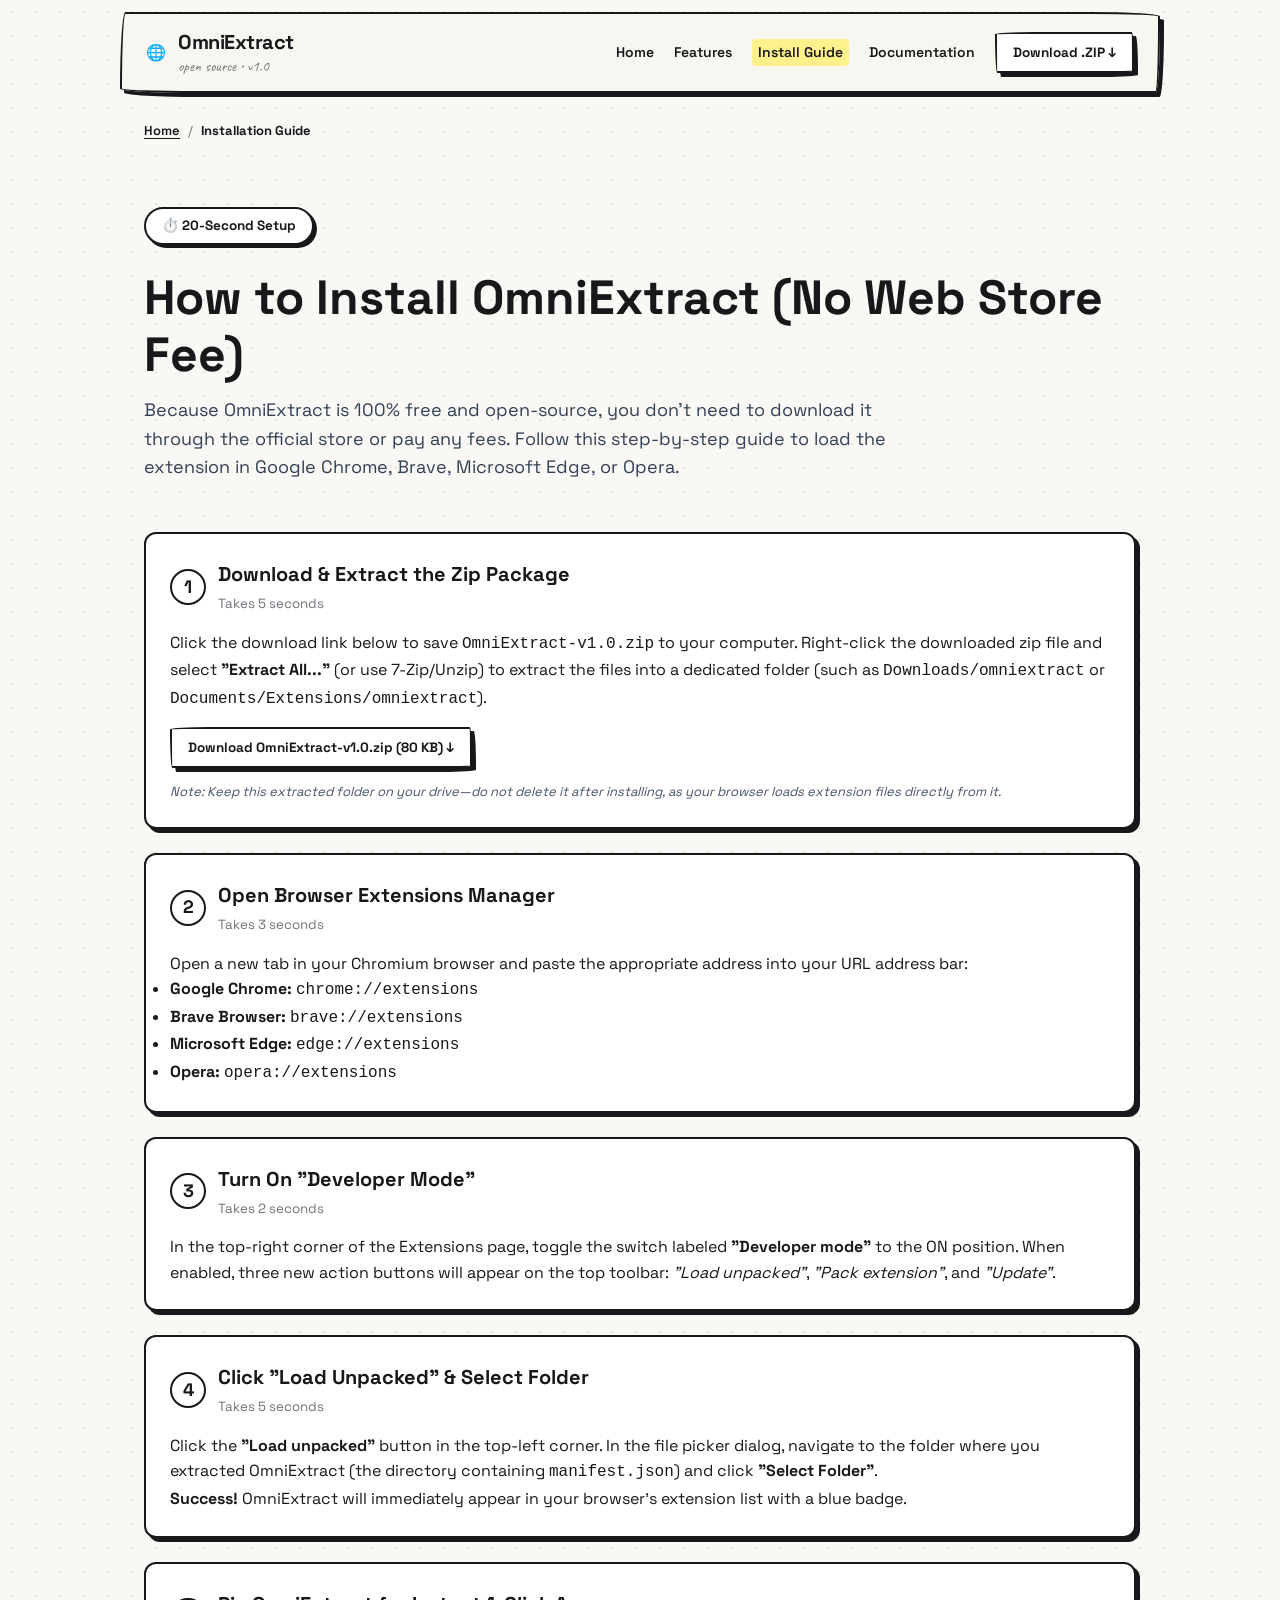
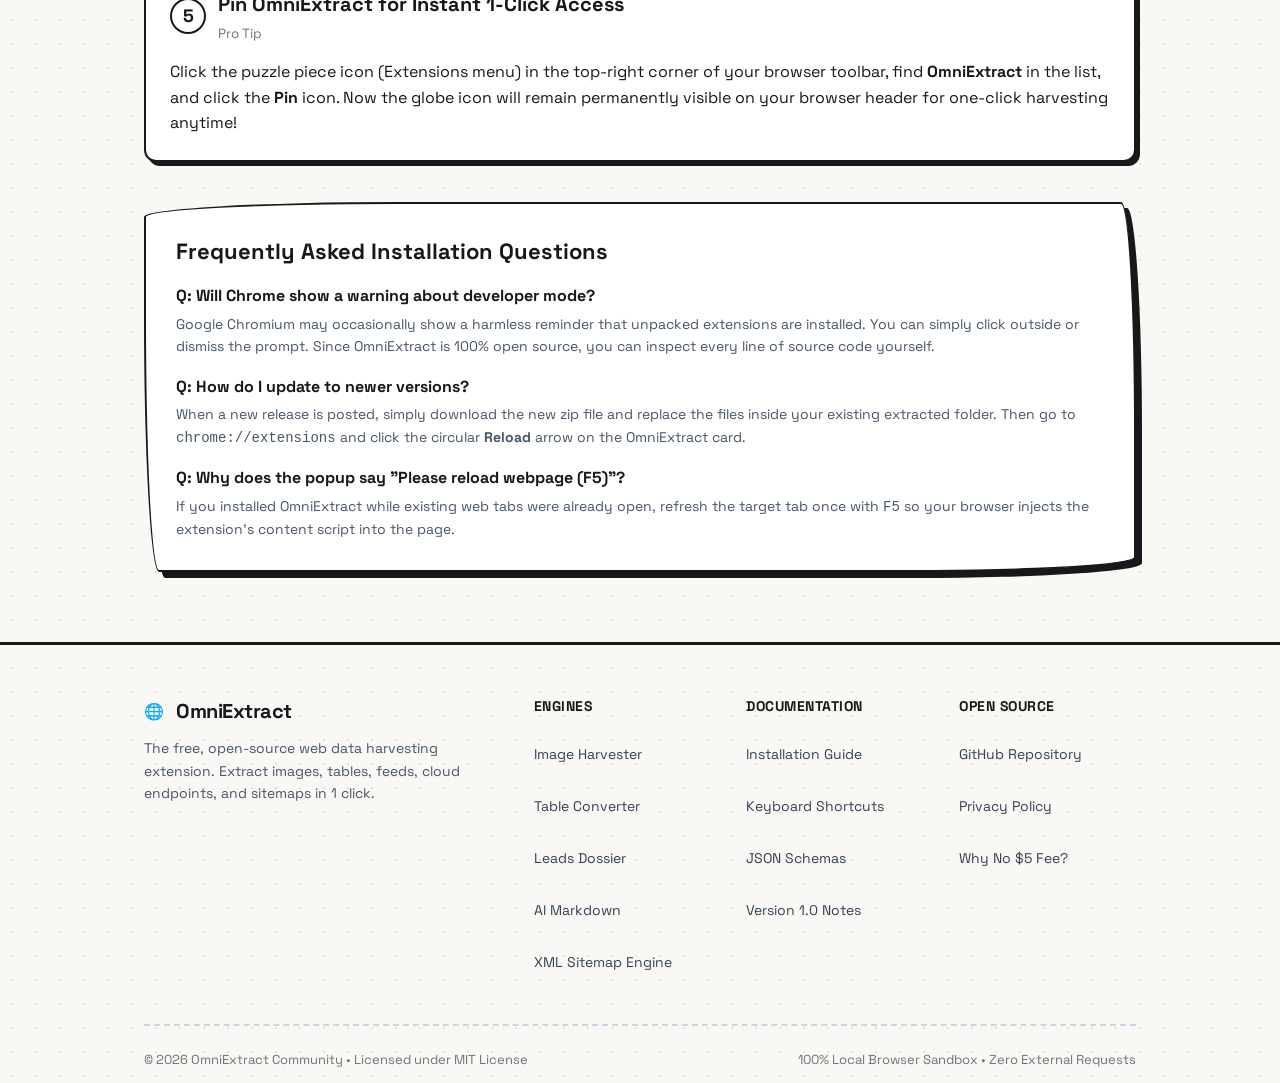
<file: website/guide.html>
<!DOCTYPE html>
<html lang="en">
<head>
  <meta charset="UTF-8">
  <meta name="viewport" content="width=device-width, initial-scale=1.0">
  
  <!-- Primary SEO Meta Tags -->
  <title>How to Install OmniExtract Chrome Extension — Free 20-Second Setup Guide</title>
  <meta name="title" content="How to Install OmniExtract Chrome Extension — Free 20-Second Setup Guide">
  <meta name="description" content="Step-by-step installation instructions for installing OmniExtract on Google Chrome, Brave, Microsoft Edge, and Opera without paying the $5 Chrome Web Store fee.">
  <meta name="keywords" content="how to install chrome extension zip, install unpacked extension, load unpacked chrome, omniextract installation, free web scraper install, developer mode chrome extension">
  <meta name="author" content="OmniExtract Open Source Community">
  <meta name="robots" content="index, follow">
  <meta name="theme-color" content="#fde047">
  <link rel="canonical" href="https://omniextract.org/guide.html">

  <!-- Open Graph / Facebook -->
  <meta property="og:type" content="article">
  <meta property="og:url" content="https://omniextract.org/guide.html">
  <meta property="og:title" content="How to Install OmniExtract — Free 20-Second Guide">
  <meta property="og:description" content="Install OmniExtract on Chrome, Brave, or Edge in 20 seconds. 100% Free and Open Source.">
  <meta property="og:image" content="icons/icon128.png">
  <meta property="og:site_name" content="OmniExtract">

  <!-- Twitter Card -->
  <meta name="twitter:card" content="summary_large_image">
  <meta name="twitter:url" content="https://omniextract.org/guide.html">
  <meta name="twitter:title" content="OmniExtract Setup Guide">
  <meta name="twitter:description" content="Install OmniExtract manually without Chrome Web Store fees.">
  <meta name="twitter:image" content="icons/icon128.png">

  <!-- Favicons -->
  <link rel="icon" type="image/png" sizes="32x32" href="icons/icon32.png">
  <link rel="icon" type="image/png" sizes="16x16" href="icons/icon16.png">

  <!-- Google Fonts -->
  <link rel="preconnect" href="https://fonts.googleapis.com">
  <link rel="preconnect" href="https://fonts.gstatic.com" crossorigin>
  <link href="https://fonts.googleapis.com/css2?family=Caveat:wght@600;700&family=Fira+Code:wght@400;600&family=Space+Grotesk:wght@500;700;800&display=swap" rel="stylesheet">
  
  <link rel="stylesheet" href="style.css">

  <!-- Structured Data: HowTo & BreadcrumbList -->
  <script type="application/ld+json">
  {
    "@context": "https://schema.org",
    "@graph": [
      {
        "@type": "BreadcrumbList",
        "itemListElement": [
          {
            "@type": "ListItem",
            "position": 1,
            "name": "Home",
            "item": "https://omniextract.org/"
          },
          {
            "@type": "ListItem",
            "position": 2,
            "name": "Installation Guide",
            "item": "https://omniextract.org/guide.html"
          }
        ]
      },
      {
        "@type": "HowTo",
        "name": "How to Install OmniExtract in Chromium Browsers",
        "description": "Complete tutorial to load unpacked Manifest V3 extension in Chrome, Brave, Edge, or Opera in under 20 seconds.",
        "step": [
          {
            "@type": "HowToStep",
            "name": "Step 1: Download OmniExtract ZIP",
            "text": "Click the Download button to obtain the latest OmniExtract-v1.0.zip package."
          },
          {
            "@type": "HowToStep",
            "name": "Step 2: Unzip the Archive",
            "text": "Extract the ZIP file into a permanent folder on your computer."
          },
          {
            "@type": "HowToStep",
            "name": "Step 3: Open chrome://extensions",
            "text": "Type chrome://extensions into your browser address bar and enable Developer Mode."
          },
          {
            "@type": "HowToStep",
            "name": "Step 4: Load Unpacked Folder",
            "text": "Click the Load unpacked button and select the extracted folder."
          }
        ]
      }
    ]
  }
  </script>
</head>
<body>

  <!-- Sticky Header -->
  <header class="header">
    <a href="index.html" class="logo-group" style="text-decoration: none; color: inherit;">
      <div class="logo-icon">🌐</div>
      <div>
        <span class="logo-title">OmniExtract</span>
        <span class="logo-sub">open source • v1.0</span>
      </div>
    </a>

    <nav class="nav-links">
      <a href="index.html" class="nav-item">Home</a>
      <a href="features.html" class="nav-item">Features</a>
      <a href="guide.html" class="nav-item highlight-link">Install Guide</a>
      <a href="docs.html" class="nav-item">Documentation</a>
      <a href="OmniExtract-v1.0.zip" download class="btn-sketchy btn-sm header-cta">
        Download .ZIP ↓
      </a>
    </nav>
  </header>

  <main class="container">
    <!-- Breadcrumbs -->
    <nav class="breadcrumbs" aria-label="Breadcrumbs">
      <a href="index.html">Home</a>
      <span class="separator">/</span>
      <span class="current">Installation Guide</span>
    </nav>

    <!-- Subpage Hero -->
    <section class="subpage-hero">
      <div class="badge-tag">
        <span>⏱️ 20-Second Setup</span>
      </div>
      <h1>How to Install OmniExtract (No Web Store Fee)</h1>
      <p class="lead">
        Because OmniExtract is 100% free and open-source, you don't need to download it through the official store or pay any fees. Follow this step-by-step guide to load the extension in Google Chrome, Brave, Microsoft Edge, or Opera.
      </p>
    </section>

    <!-- Installation Steps -->
    <section style="margin: 30px 0;">

      <!-- Step 1 -->
      <div class="step-instruction-box">
        <div class="step-header">
          <div class="step-badge">1</div>
          <div>
            <h2 style="font-size: 20px; margin: 0;">Download & Extract the Zip Package</h2>
            <small style="color: var(--ink-muted);">Takes 5 seconds</small>
          </div>
        </div>
        <p>Click the download link below to save <code>OmniExtract-v1.0.zip</code> to your computer. Right-click the downloaded zip file and select <strong>"Extract All..."</strong> (or use 7-Zip/Unzip) to extract the files into a dedicated folder (such as <code>Downloads/omniextract</code> or <code>Documents/Extensions/omniextract</code>).</p>
        <div style="margin: 14px 0;">
          <a href="OmniExtract-v1.0.zip" download class="btn-sketchy btn-sm">
            Download OmniExtract-v1.0.zip (80 KB) ↓
          </a>
        </div>
        <p style="font-size: 13px; color: #475569;"><em>Note: Keep this extracted folder on your drive—do not delete it after installing, as your browser loads extension files directly from it.</em></p>
      </div>

      <!-- Step 2 -->
      <div class="step-instruction-box">
        <div class="step-header">
          <div class="step-badge">2</div>
          <div>
            <h2 style="font-size: 20px; margin: 0;">Open Browser Extensions Manager</h2>
            <small style="color: var(--ink-muted);">Takes 3 seconds</small>
          </div>
        </div>
        <p>Open a new tab in your Chromium browser and paste the appropriate address into your URL address bar:</p>
        <ul>
          <li><strong>Google Chrome:</strong> <code>chrome://extensions</code></li>
          <li><strong>Brave Browser:</strong> <code>brave://extensions</code></li>
          <li><strong>Microsoft Edge:</strong> <code>edge://extensions</code></li>
          <li><strong>Opera:</strong> <code>opera://extensions</code></li>
        </ul>
      </div>

      <!-- Step 3 -->
      <div class="step-instruction-box">
        <div class="step-header">
          <div class="step-badge">3</div>
          <div>
            <h2 style="font-size: 20px; margin: 0;">Turn On "Developer Mode"</h2>
            <small style="color: var(--ink-muted);">Takes 2 seconds</small>
          </div>
        </div>
        <p>In the top-right corner of the Extensions page, toggle the switch labeled <strong>"Developer mode"</strong> to the ON position. When enabled, three new action buttons will appear on the top toolbar: <em>"Load unpacked"</em>, <em>"Pack extension"</em>, and <em>"Update"</em>.</p>
      </div>

      <!-- Step 4 -->
      <div class="step-instruction-box">
        <div class="step-header">
          <div class="step-badge">4</div>
          <div>
            <h2 style="font-size: 20px; margin: 0;">Click "Load Unpacked" & Select Folder</h2>
            <small style="color: var(--ink-muted);">Takes 5 seconds</small>
          </div>
        </div>
        <p>Click the <strong>"Load unpacked"</strong> button in the top-left corner. In the file picker dialog, navigate to the folder where you extracted OmniExtract (the directory containing <code>manifest.json</code>) and click <strong>"Select Folder"</strong>.</p>
        <p><strong>Success!</strong> OmniExtract will immediately appear in your browser's extension list with a blue badge.</p>
      </div>

      <!-- Step 5 -->
      <div class="step-instruction-box">
        <div class="step-header">
          <div class="step-badge">5</div>
          <div>
            <h2 style="font-size: 20px; margin: 0;">Pin OmniExtract for Instant 1-Click Access</h2>
            <small style="color: var(--ink-muted);">Pro Tip</small>
          </div>
        </div>
        <p>Click the puzzle piece icon (Extensions menu) in the top-right corner of your browser toolbar, find <strong>OmniExtract</strong> in the list, and click the <strong>Pin</strong> icon. Now the globe icon will remain permanently visible on your browser header for one-click harvesting anytime!</p>
      </div>

    </section>

    <!-- Browser Specific Guides & Troubleshooting -->
    <section class="sketch-card" style="padding: 30px; margin: 40px 0;">
      <h2 style="font-size: 22px; margin-bottom: 14px;">Frequently Asked Installation Questions</h2>

      <div style="display: flex; flex-direction: column; gap: 16px;">
        <div>
          <h3 style="font-size: 16px; margin-bottom: 4px;">Q: Will Chrome show a warning about developer mode?</h3>
          <p style="color: #475569; font-size: 14px;">Google Chromium may occasionally show a harmless reminder that unpacked extensions are installed. You can simply click outside or dismiss the prompt. Since OmniExtract is 100% open source, you can inspect every line of source code yourself.</p>
        </div>

        <div>
          <h3 style="font-size: 16px; margin-bottom: 4px;">Q: How do I update to newer versions?</h3>
          <p style="color: #475569; font-size: 14px;">When a new release is posted, simply download the new zip file and replace the files inside your existing extracted folder. Then go to <code>chrome://extensions</code> and click the circular <strong>Reload</strong> arrow on the OmniExtract card.</p>
        </div>

        <div>
          <h3 style="font-size: 16px; margin-bottom: 4px;">Q: Why does the popup say "Please reload webpage (F5)"?</h3>
          <p style="color: #475569; font-size: 14px;">If you installed OmniExtract while existing web tabs were already open, refresh the target tab once with <code>F5</code> so your browser injects the extension's content script into the page.</p>
        </div>
      </div>
    </section>

  </main>

  <!-- Rich Multi-Column Footer -->
  <footer class="footer-multi">
    <div class="container">
      <div class="footer-grid">
        <div class="footer-brand">
          <div class="logo-group">
            <div class="logo-icon">🌐</div>
            <span class="logo-title">OmniExtract</span>
          </div>
          <p>The free, open-source web data harvesting extension. Extract images, tables, feeds, cloud endpoints, and sitemaps in 1 click.</p>
        </div>

        <div class="footer-col">
          <h4>Engines</h4>
          <ul class="footer-links-list">
            <li><a href="features.html">Image Harvester</a></li>
            <li><a href="features.html">Table Converter</a></li>
            <li><a href="features.html">Leads Dossier</a></li>
            <li><a href="features.html">AI Markdown</a></li>
            <li><a href="features.html">XML Sitemap Engine</a></li>
          </ul>
        </div>

        <div class="footer-col">
          <h4>Documentation</h4>
          <ul class="footer-links-list">
            <li><a href="guide.html">Installation Guide</a></li>
            <li><a href="docs.html">Keyboard Shortcuts</a></li>
            <li><a href="docs.html">JSON Schemas</a></li>
            <li><a href="changelog.html">Version 1.0 Notes</a></li>
          </ul>
        </div>

        <div class="footer-col">
          <h4>Open Source</h4>
          <ul class="footer-links-list">
            <li><a href="https://github.com/antitest1000-cmyk/extract-extention-" target="_blank" rel="noopener">GitHub Repository</a></li>
            <li><a href="privacy.html">Privacy Policy</a></li>
            <li><a href="index.html#why-no-store">Why No $5 Fee?</a></li>
          </ul>
        </div>
      </div>

      <div class="footer-bottom">
        <div>© 2026 OmniExtract Community • Licensed under MIT License</div>
        <div>100% Local Browser Sandbox • Zero External Requests</div>
      </div>
    </div>
  </footer>

</body>
</html>
</file>
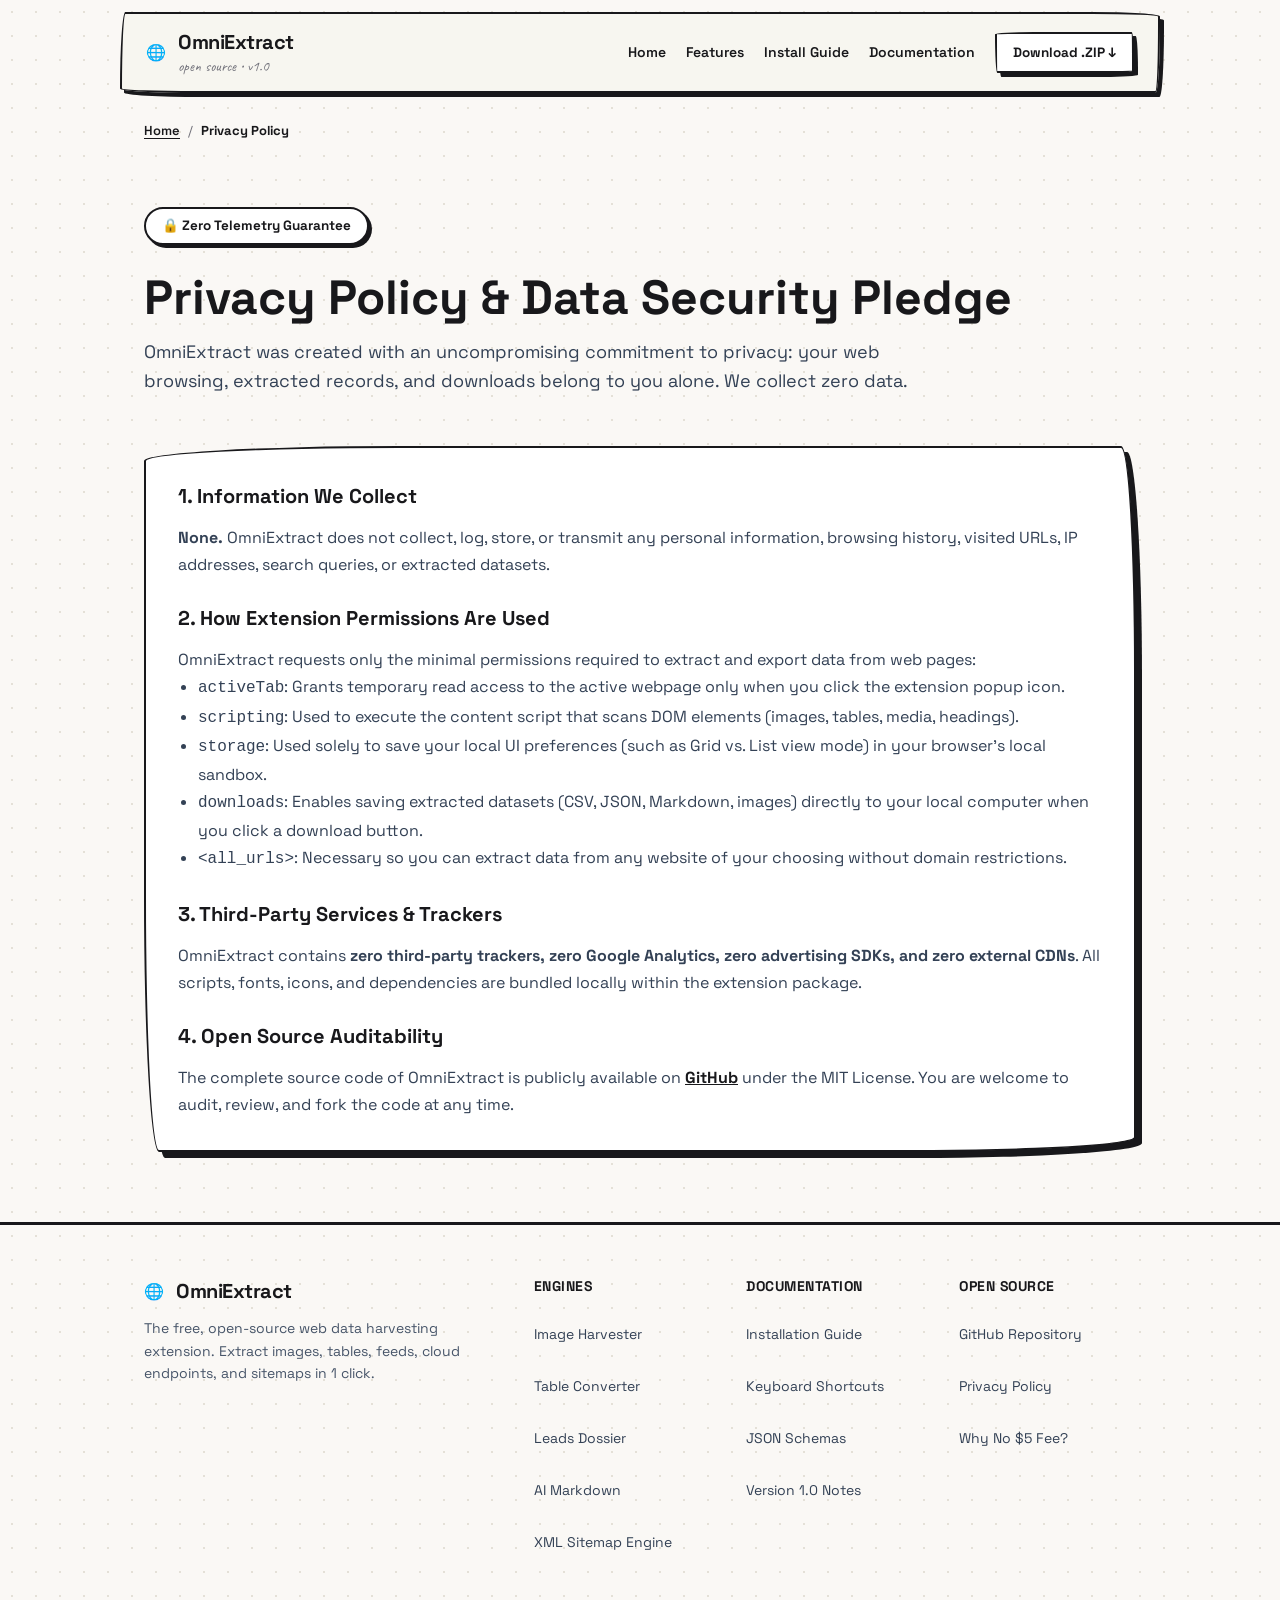
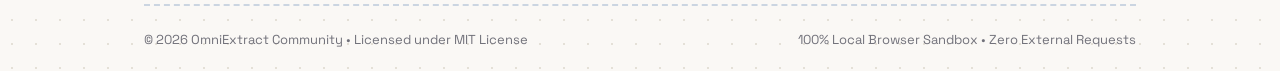
<file: website/privacy.html>
<!DOCTYPE html>
<html lang="en">
<head>
  <meta charset="UTF-8">
  <meta name="viewport" content="width=device-width, initial-scale=1.0">
  
  <!-- Primary SEO Meta Tags -->
  <title>OmniExtract Privacy Policy — Zero Data Collection & Local Sandbox</title>
  <meta name="title" content="OmniExtract Privacy Policy — Zero Data Collection & Local Sandbox">
  <meta name="description" content="Read the OmniExtract privacy policy: 100% local client-side execution, zero telemetry, zero analytics tracking, and zero remote data storage.">
  <meta name="keywords" content="omniextract privacy policy, chrome extension privacy, local web scraper privacy, zero data collection">
  <meta name="author" content="OmniExtract Open Source Community">
  <meta name="robots" content="index, follow">
  <meta name="theme-color" content="#fde047">
  <link rel="canonical" href="https://omniextract.org/privacy.html">

  <!-- Open Graph / Facebook -->
  <meta property="og:type" content="article">
  <meta property="og:url" content="https://omniextract.org/privacy.html">
  <meta property="og:title" content="OmniExtract Privacy Policy — 100% Local Sandbox">
  <meta property="og:description" content="We collect zero data, store zero user information, and track nothing.">
  <meta property="og:image" content="icons/icon128.png">
  <meta property="og:site_name" content="OmniExtract">

  <!-- Twitter Card -->
  <meta name="twitter:card" content="summary_large_image">
  <meta name="twitter:url" content="https://omniextract.org/privacy.html">
  <meta name="twitter:title" content="OmniExtract Privacy Policy">
  <meta name="twitter:description" content="Zero data collection. 100% private.">
  <meta name="twitter:image" content="icons/icon128.png">

  <!-- Favicons -->
  <link rel="icon" type="image/png" sizes="32x32" href="icons/icon32.png">
  <link rel="icon" type="image/png" sizes="16x16" href="icons/icon16.png">

  <!-- Google Fonts -->
  <link rel="preconnect" href="https://fonts.googleapis.com">
  <link rel="preconnect" href="https://fonts.gstatic.com" crossorigin>
  <link href="https://fonts.googleapis.com/css2?family=Caveat:wght@600;700&family=Fira+Code:wght@400;600&family=Space+Grotesk:wght@500;700;800&display=swap" rel="stylesheet">
  
  <link rel="stylesheet" href="style.css">

  <!-- Structured Data: BreadcrumbList -->
  <script type="application/ld+json">
  {
    "@context": "https://schema.org",
    "@type": "BreadcrumbList",
    "itemListElement": [
      {
        "@type": "ListItem",
        "position": 1,
        "name": "Home",
        "item": "https://omniextract.org/"
      },
      {
        "@type": "ListItem",
        "position": 2,
        "name": "Privacy Policy",
        "item": "https://omniextract.org/privacy.html"
      }
    ]
  }
  </script>
</head>
<body>

  <!-- Sticky Header -->
  <header class="header">
    <a href="index.html" class="logo-group" style="text-decoration: none; color: inherit;">
      <div class="logo-icon">🌐</div>
      <div>
        <span class="logo-title">OmniExtract</span>
        <span class="logo-sub">open source • v1.0</span>
      </div>
    </a>

    <nav class="nav-links">
      <a href="index.html" class="nav-item">Home</a>
      <a href="features.html" class="nav-item">Features</a>
      <a href="guide.html" class="nav-item">Install Guide</a>
      <a href="docs.html" class="nav-item">Documentation</a>
      <a href="OmniExtract-v1.0.zip" download class="btn-sketchy btn-sm header-cta">
        Download .ZIP ↓
      </a>
    </nav>
  </header>

  <main class="container">
    <!-- Breadcrumbs -->
    <nav class="breadcrumbs" aria-label="Breadcrumbs">
      <a href="index.html">Home</a>
      <span class="separator">/</span>
      <span class="current">Privacy Policy</span>
    </nav>

    <!-- Subpage Hero -->
    <section class="subpage-hero">
      <div class="badge-tag">
        <span>🔒 Zero Telemetry Guarantee</span>
      </div>
      <h1>Privacy Policy & Data Security Pledge</h1>
      <p class="lead">
        OmniExtract was created with an uncompromising commitment to privacy: your web browsing, extracted records, and downloads belong to you alone. We collect zero data.
      </p>
    </section>

    <!-- Content Card -->
    <section class="sketch-card" style="padding: 32px; margin: 30px 0;">
      <h2 style="font-size: 20px; margin-bottom: 12px;">1. Information We Collect</h2>
      <p style="color: #334155; line-height: 1.7;">
        <strong>None.</strong> OmniExtract does not collect, log, store, or transmit any personal information, browsing history, visited URLs, IP addresses, search queries, or extracted datasets.
      </p>

      <h2 style="font-size: 20px; margin: 24px 0 12px 0;">2. How Extension Permissions Are Used</h2>
      <p style="color: #334155; line-height: 1.7;">
        OmniExtract requests only the minimal permissions required to extract and export data from web pages:
      </p>
      <ul style="color: #334155; line-height: 1.7; padding-left: 20px;">
        <li><code>activeTab</code>: Grants temporary read access to the active webpage only when you click the extension popup icon.</li>
        <li><code>scripting</code>: Used to execute the content script that scans DOM elements (images, tables, media, headings).</li>
        <li><code>storage</code>: Used solely to save your local UI preferences (such as Grid vs. List view mode) in your browser's local sandbox.</li>
        <li><code>downloads</code>: Enables saving extracted datasets (CSV, JSON, Markdown, images) directly to your local computer when you click a download button.</li>
        <li><code>&lt;all_urls&gt;</code>: Necessary so you can extract data from any website of your choosing without domain restrictions.</li>
      </ul>

      <h2 style="font-size: 20px; margin: 24px 0 12px 0;">3. Third-Party Services & Trackers</h2>
      <p style="color: #334155; line-height: 1.7;">
        OmniExtract contains <strong>zero third-party trackers, zero Google Analytics, zero advertising SDKs, and zero external CDNs</strong>. All scripts, fonts, icons, and dependencies are bundled locally within the extension package.
      </p>

      <h2 style="font-size: 20px; margin: 24px 0 12px 0;">4. Open Source Auditability</h2>
      <p style="color: #334155; line-height: 1.7;">
        The complete source code of OmniExtract is publicly available on <a href="https://github.com/antitest1000-cmyk/extract-extention-" target="_blank" rel="noopener" style="color: var(--ink-black); font-weight: 700; text-decoration: underline;">GitHub</a> under the MIT License. You are welcome to audit, review, and fork the code at any time.
      </p>
    </section>

  </main>

  <!-- Rich Multi-Column Footer -->
  <footer class="footer-multi">
    <div class="container">
      <div class="footer-grid">
        <div class="footer-brand">
          <div class="logo-group">
            <div class="logo-icon">🌐</div>
            <span class="logo-title">OmniExtract</span>
          </div>
          <p>The free, open-source web data harvesting extension. Extract images, tables, feeds, cloud endpoints, and sitemaps in 1 click.</p>
        </div>

        <div class="footer-col">
          <h4>Engines</h4>
          <ul class="footer-links-list">
            <li><a href="features.html">Image Harvester</a></li>
            <li><a href="features.html">Table Converter</a></li>
            <li><a href="features.html">Leads Dossier</a></li>
            <li><a href="features.html">AI Markdown</a></li>
            <li><a href="features.html">XML Sitemap Engine</a></li>
          </ul>
        </div>

        <div class="footer-col">
          <h4>Documentation</h4>
          <ul class="footer-links-list">
            <li><a href="guide.html">Installation Guide</a></li>
            <li><a href="docs.html">Keyboard Shortcuts</a></li>
            <li><a href="docs.html">JSON Schemas</a></li>
            <li><a href="changelog.html">Version 1.0 Notes</a></li>
          </ul>
        </div>

        <div class="footer-col">
          <h4>Open Source</h4>
          <ul class="footer-links-list">
            <li><a href="https://github.com/antitest1000-cmyk/extract-extention-" target="_blank" rel="noopener">GitHub Repository</a></li>
            <li><a href="privacy.html">Privacy Policy</a></li>
            <li><a href="index.html#why-no-store">Why No $5 Fee?</a></li>
          </ul>
        </div>
      </div>

      <div class="footer-bottom">
        <div>© 2026 OmniExtract Community • Licensed under MIT License</div>
        <div>100% Local Browser Sandbox • Zero External Requests</div>
      </div>
    </div>
  </footer>

</body>
</html>
</file>
<file: website/style.css>
/**
 * OmniExtract - Minimalist Sketchy Style Landing Page
 * Hand-drawn aesthetic, organic wobbly borders, felt-tip highlighter accents, and sketchbook paper.
 */

:root {
  --bg-paper: #faf8f5;
  --bg-card: #ffffff;
  --ink-black: #18181b;
  --ink-secondary: #52525b;
  --ink-muted: #71717a;
  --highlighter-yellow: #fef08a;
  --highlighter-cyan: #a5f3fc;
  --highlighter-pink: #fecdd3;
  --highlighter-green: #bbf7d0;
  --highlighter-orange: #fed7aa;
  --tape-color: rgba(245, 230, 200, 0.75);
  --border-sketch: 2.5px solid var(--ink-black);
  --shadow-sketch: 4px 4px 0px var(--ink-black);
  --shadow-sketch-lg: 6px 6px 0px var(--ink-black);
  --shadow-sketch-hover: 7px 7px 0px var(--ink-black);
  --radius-sketch: 255px 15px 225px 15px/15px 225px 15px 255px;
  --radius-sketch-alt: 18px 225px 15px 255px/255px 15px 225px 15px;
  --font-main: 'Space Grotesk', -apple-system, sans-serif;
  --font-hand: 'Caveat', cursive, sans-serif;
  --font-mono: 'Fira Code', monospace;
}

* {
  box-sizing: border-box;
  margin: 0;
  padding: 0;
}

html {
  scroll-behavior: smooth;
}

body {
  font-family: var(--font-main);
  background-color: var(--bg-paper);
  color: var(--ink-black);
  line-height: 1.6;
  font-size: 16px;
  overflow-wrap: anywhere;
  /* Subtle sketchbook graph paper grid */
  background-image: 
    radial-gradient(#e4e0d7 1px, transparent 1px);
  background-size: 24px 24px;
}

/* Container */
.container {
  max-width: 1040px;
  margin: 0 auto;
  padding: 0 24px;
}

/* 1. Header (Sticky & Always Accessible) */
.header {
  max-width: 1040px;
  margin: 12px auto;
  padding: 12px 24px;
  display: flex;
  align-items: center;
  justify-content: space-between;
  position: sticky;
  top: 10px;
  z-index: 1000;
  background: rgba(247, 246, 240, 0.94);
  backdrop-filter: blur(10px);
  -webkit-backdrop-filter: blur(10px);
  border: var(--border-sketch);
  border-radius: var(--radius-sketch-alt);
  box-shadow: 4px 4px 0px var(--ink-black);
  transition: all 0.2s ease;
}

.logo-group {
  display: flex;
  align-items: center;
  gap: 12px;
}

.logo-box {
  width: 42px;
  height: 42px;
  background-color: var(--highlighter-cyan);
  border: var(--border-sketch);
  border-radius: var(--radius-sketch);
  display: flex;
  align-items: center;
  justify-content: center;
  box-shadow: 3px 3px 0px var(--ink-black);
}

.logo-title {
  font-family: var(--font-main);
  font-weight: 800;
  font-size: 20px;
  display: block;
  letter-spacing: -0.5px;
}

.logo-sub {
  font-family: var(--font-hand);
  font-size: 15px;
  color: var(--ink-muted);
  display: block;
  margin-top: -3px;
}

.nav-links {
  display: flex;
  align-items: center;
  gap: 20px;
}

.nav-item {
  color: var(--ink-black);
  text-decoration: none;
  font-weight: 600;
  font-size: 14px;
  position: relative;
  transition: all 0.2s;
}

.nav-item:hover {
  color: #2563eb;
}

.highlight-link {
  background-color: var(--highlighter-yellow);
  padding: 2px 6px;
  border-radius: 4px;
}

/* 2. Sketchy Buttons */
.btn-sketchy {
  display: inline-flex;
  align-items: center;
  justify-content: center;
  gap: 8px;
  background-color: #fff;
  border: var(--border-sketch);
  border-radius: var(--radius-sketch);
  color: var(--ink-black);
  font-weight: 700;
  text-decoration: none;
  box-shadow: var(--shadow-sketch);
  cursor: pointer;
  transition: transform 0.15s, box-shadow 0.15s, background-color 0.15s;
}

.btn-sketchy:hover {
  transform: translate(-2px, -2px);
  box-shadow: var(--shadow-sketch-hover);
  background-color: #fffef8;
}

.btn-sketchy:active {
  transform: translate(2px, 2px);
  box-shadow: 2px 2px 0px var(--ink-black);
}

.btn-sm {
  padding: 8px 16px;
  font-size: 13.5px;
}

.btn-lg {
  padding: 14px 28px;
  font-size: 17px;
  flex-direction: column;
  gap: 2px;
}

.btn-download {
  background-color: #fde047; /* Warm highlighter yellow */
  border-radius: 255px 18px 225px 18px/18px 225px 18px 255px;
}

.btn-download:hover {
  background-color: #facc15;
}

.btn-sub {
  font-size: 11px;
  font-family: var(--font-mono);
  font-weight: 400;
  opacity: 0.85;
}

/* 3. Hero Section */
.hero-section {
  text-align: center;
  padding: 60px 0 30px;
}

.badge-tag {
  display: inline-block;
  background-color: var(--bg-card);
  border: var(--border-sketch);
  border-radius: 20px;
  padding: 6px 16px;
  font-size: 13.5px;
  font-weight: 700;
  box-shadow: 3px 3px 0px var(--ink-black);
  margin-bottom: 24px;
}

.hero-heading {
  font-size: clamp(34px, 5.5vw, 56px);
  font-weight: 800;
  line-height: 1.15;
  letter-spacing: -1.2px;
  max-width: 820px;
  margin: 0 auto 20px;
}

.marker-yellow {
  background: linear-gradient(104deg, rgba(254, 240, 138, 0) 0.9%, #fde047 2.4%, rgba(254, 240, 138, 0.7) 5.8%, #fef08a 93%, rgba(254, 240, 138, 0) 96%);
  padding: 0 4px;
  border-radius: 6px;
}

.highlight-cyan {
  background-color: var(--highlighter-cyan);
  padding: 2px 6px;
  border-radius: 4px;
}

.highlight-pink {
  background-color: var(--highlighter-pink);
  padding: 2px 6px;
  border-radius: 4px;
}

.highlight-yellow {
  background-color: var(--highlighter-yellow);
  padding: 2px 6px;
  border-radius: 4px;
}

.highlight-green {
  background-color: var(--highlighter-green);
  padding: 2px 6px;
  border-radius: 4px;
}

.hero-subtext {
  font-size: 18px;
  color: var(--ink-secondary);
  max-width: 680px;
  margin: 0 auto 36px;
}

/* CTA & Doodles */
.cta-wrapper {
  display: flex;
  flex-direction: column;
  align-items: center;
  gap: 16px;
  position: relative;
}

.doodle-arrow-container {
  display: flex;
  align-items: center;
  gap: 6px;
  margin-bottom: -6px;
}

.doodle-note {
  font-family: var(--font-hand);
  font-size: 22px;
  font-weight: 700;
  color: #dc2626;
  transform: rotate(-3deg);
}

.hand-arrow {
  color: #dc2626;
}

.trust-pills {
  display: flex;
  gap: 14px;
  flex-wrap: wrap;
  justify-content: center;
  margin-top: 10px;
  font-size: 12.5px;
  font-weight: 600;
  color: var(--ink-muted);
}

.pill-item {
  background: rgba(0, 0, 0, 0.04);
  padding: 4px 10px;
  border-radius: 12px;
  border: 1px dashed var(--ink-muted);
}

/* 4. Sketch Cards & Tape */
.sketch-card {
  background-color: var(--bg-card);
  border: var(--border-sketch);
  border-radius: var(--radius-sketch);
  box-shadow: var(--shadow-sketch-lg);
  position: relative;
}

.tape-strip {
  position: absolute;
  width: 90px;
  height: 26px;
  background-color: var(--tape-color);
  box-shadow: 0 1px 3px rgba(0, 0, 0, 0.15);
  border-left: 2px dashed rgba(0, 0, 0, 0.15);
  border-right: 2px dashed rgba(0, 0, 0, 0.15);
  z-index: 5;
}

.top-tape {
  top: -12px;
  left: 50%;
  transform: translateX(-50%) rotate(-2deg);
}

.center-tape {
  top: -12px;
  left: 45%;
  transform: rotate(3deg);
}

/* Mockup */
.mockup-section {
  padding: 40px 0;
}

.mockup-box {
  max-width: 780px;
  margin: 0 auto;
  overflow: hidden;
  border-radius: 12px;
}

.mockup-header {
  padding: 12px 18px;
  border-bottom: 2px solid var(--ink-black);
  display: flex;
  align-items: center;
  justify-content: space-between;
  background-color: #f4f2ec;
}

.window-dots {
  display: flex;
  gap: 6px;
}

.dot {
  width: 11px;
  height: 11px;
  border-radius: 50%;
  border: 1.5px solid var(--ink-black);
}

.dot-red { background-color: #f87171; }
.dot-yellow { background-color: #fde047; }
.dot-green { background-color: #4ade80; }

.mockup-url {
  font-family: var(--font-mono);
  font-size: 11.5px;
  color: var(--ink-secondary);
}

.sketch-badge {
  font-family: var(--font-hand);
  font-size: 16px;
  font-weight: 700;
  color: #2563eb;
}

.mockup-tabs {
  display: flex;
  border-bottom: 2px solid var(--ink-black);
  background-color: #faf8f5;
  padding: 0 10px;
  gap: 6px;
  overflow-x: auto;
}

.m-tab {
  background: none;
  border: none;
  padding: 10px 14px;
  font-family: var(--font-main);
  font-size: 13px;
  font-weight: 700;
  cursor: pointer;
  color: var(--ink-secondary);
  border-bottom: 3px solid transparent;
}

.m-tab:hover {
  color: var(--ink-black);
}

.m-tab.active {
  color: var(--ink-black);
  border-bottom-color: var(--ink-black);
}

.mockup-body {
  padding: 24px;
  background-color: #fff;
  min-height: 220px;
}

.m-view {
  display: none;
}

.m-view.active {
  display: block;
}

/* Mockup Tiles */
.sketch-grid {
  display: grid;
  grid-template-columns: repeat(3, 1fr);
  gap: 16px;
}

.sketch-tile {
  border: 2px solid var(--ink-black);
  border-radius: 8px;
  overflow: hidden;
  box-shadow: 2px 2px 0px var(--ink-black);
}

.tile-img-box {
  height: 90px;
  background: #f4f2ec;
  display: flex;
  align-items: center;
  justify-content: center;
  position: relative;
}

.doodle-img-icon {
  font-size: 28px;
}

.tile-badge {
  position: absolute;
  top: 4px;
  right: 4px;
  background: var(--ink-black);
  color: #fff;
  font-size: 9px;
  font-weight: 700;
  padding: 1px 4px;
  border-radius: 3px;
}

.tile-info {
  padding: 6px 8px;
  font-size: 11px;
  font-weight: 600;
  background: #fff;
  border-top: 1.5px solid var(--ink-black);
}

.action-txt {
  color: #2563eb;
  cursor: pointer;
}

.m-caption {
  margin-top: 16px;
  font-size: 12.5px;
  color: var(--ink-secondary);
  text-align: center;
}

/* Mockup List */
.sketch-list {
  display: flex;
  flex-direction: column;
  gap: 10px;
}

.sketch-list-row {
  display: flex;
  align-items: center;
  justify-content: space-between;
  padding: 10px 14px;
  border: 2px solid var(--ink-black);
  border-radius: 8px;
  background-color: #faf8f5;
  box-shadow: 2px 2px 0px var(--ink-black);
}

.row-icon { font-size: 20px; margin-right: 10px; }

.row-text {
  flex: 1;
  display: flex;
  flex-direction: column;
  font-size: 12.5px;
}

.row-text code {
  font-family: var(--font-mono);
  font-size: 11px;
  color: #1e40af;
}

.sketch-pill {
  font-size: 10px;
  font-weight: 800;
  padding: 3px 8px;
  border-radius: 12px;
  border: 1.5px solid var(--ink-black);
}

.pill-pink { background: var(--highlighter-pink); }
.pill-cyan { background: var(--highlighter-cyan); }
.pill-yellow { background: var(--highlighter-yellow); }
.pill-orange { background: var(--highlighter-orange); }
.pill-blue { background: #bfdbfe; }

/* Sitemap mockup */
.sketch-sitemap {
  font-size: 13px;
}

.sitemap-tag {
  background: var(--highlighter-green);
  border: 1.5px solid var(--ink-black);
  padding: 6px 12px;
  border-radius: 6px;
  display: inline-block;
  margin-bottom: 12px;
  font-weight: 700;
}

.sitemap-tree {
  list-style: none;
  display: flex;
  flex-direction: column;
  gap: 6px;
  font-family: var(--font-mono);
  font-size: 12px;
}

/* 5. Why No Store Card (Relatable Story) */
.why-card-section {
  padding: 40px 0;
}

.tape-card {
  max-width: 720px;
  margin: 0 auto;
  padding: 36px 32px;
  background-color: #fefce8; /* Post-it yellow note */
  border-radius: var(--radius-sketch-alt);
  transform: rotate(-0.5deg);
}

.sketch-tag {
  font-family: var(--font-hand);
  font-size: 20px;
  font-weight: 700;
  color: #b45309;
}

.story-content h2 {
  font-size: 26px;
  font-weight: 800;
  margin: 8px 0 16px;
}

.story-content p {
  margin-bottom: 12px;
  color: #334155;
}

.story-signature {
  font-family: var(--font-hand);
  font-size: 22px;
  font-weight: 700;
  text-align: right;
  margin-top: 14px;
  color: var(--ink-black);
}

/* 6. Installation Steps */
.install-section {
  padding: 50px 0;
}

.section-title-wrap {
  text-align: center;
  margin-bottom: 40px;
}

.sub-label {
  font-family: var(--font-hand);
  font-size: 22px;
  font-weight: 700;
  color: #2563eb;
  display: block;
}

.section-title {
  font-size: 32px;
  font-weight: 800;
  letter-spacing: -0.8px;
}

.squiggly-underline {
  margin: 4px auto 0;
  display: block;
}

.steps-grid {
  display: grid;
  grid-template-columns: repeat(3, 1fr);
  gap: 20px;
}

.step-card {
  padding: 28px 20px;
  display: flex;
  flex-direction: column;
  gap: 10px;
  transition: transform 0.2s;
}

.step-card:hover {
  transform: translateY(-4px);
}

.step-num {
  width: 38px;
  height: 38px;
  border-radius: 50%;
  border: var(--border-sketch);
  background-color: var(--highlighter-yellow);
  font-weight: 800;
  font-size: 18px;
  display: flex;
  align-items: center;
  justify-content: center;
  box-shadow: 2px 2px 0px var(--ink-black);
}

.step-card h3 {
  font-size: 18px;
  font-weight: 800;
}

.step-card p {
  font-size: 14px;
  color: var(--ink-secondary);
}

.code-copy-box {
  display: flex;
  align-items: center;
  justify-content: space-between;
  background-color: #f4f2ec;
  border: 1.5px solid var(--ink-black);
  border-radius: 6px;
  padding: 6px 10px;
  margin-top: 6px;
}

.code-copy-box code {
  font-family: var(--font-mono);
  font-size: 12px;
  color: var(--ink-black);
  font-weight: 600;
}

.copy-btn {
  background: var(--ink-black);
  color: #fff;
  border: none;
  padding: 3px 8px;
  border-radius: 4px;
  font-size: 11px;
  font-weight: 700;
  cursor: pointer;
}

.copy-btn:hover { background: #3f3f46; }

.step-hint {
  font-size: 11.5px;
  color: var(--ink-muted);
}

.ready-badge {
  background-color: var(--highlighter-green);
  border: 1.5px solid var(--ink-black);
  border-radius: 6px;
  padding: 8px 10px;
  font-size: 12px;
  font-weight: 700;
  margin-top: 8px;
  text-align: center;
}

/* 7. Features Grid */
.features-section {
  padding: 50px 0;
}

.features-grid {
  display: grid;
  grid-template-columns: repeat(3, 1fr);
  gap: 20px;
}

.feat-card {
  padding: 24px 20px;
  display: flex;
  flex-direction: column;
  gap: 8px;
  transition: transform 0.2s, box-shadow 0.2s;
}

.feat-card:hover {
  transform: translate(-3px, -3px);
  box-shadow: var(--shadow-sketch-hover);
}

.feat-icon {
  font-size: 32px;
  margin-bottom: 4px;
}

.feat-card h3 {
  font-size: 17px;
  font-weight: 800;
}

.feat-card p {
  font-size: 13.5px;
  color: var(--ink-secondary);
}

.feat-card code {
  font-family: var(--font-mono);
  font-size: 11.5px;
  background: #f4f2ec;
  padding: 1px 4px;
  border-radius: 3px;
}

/* =========================================================================
   8. HOW TO USE & WORKFLOWS SECTION
   ========================================================================= */
.how-to-use-section {
  padding: 50px 0;
}

.workflows-container {
  display: flex;
  flex-direction: column;
  gap: 24px;
}

.workflow-card {
  padding: 30px 28px;
  background-color: #fff;
  border-radius: var(--radius-sketch);
  box-shadow: var(--shadow-sketch-lg);
  position: relative;
  transition: transform 0.2s, box-shadow 0.2s;
}

.workflow-card:hover {
  transform: translateY(-3px);
  box-shadow: var(--shadow-sketch-hover);
}

.wf-badge {
  display: inline-block;
  background-color: var(--highlighter-cyan);
  border: 1.5px solid var(--ink-black);
  border-radius: 12px;
  padding: 2px 10px;
  font-size: 12px;
  font-weight: 800;
  margin-bottom: 10px;
}

.wf-badge-orange { background-color: var(--highlighter-orange); }
.wf-badge-purple { background-color: #e9d5ff; }
.wf-badge-pink { background-color: var(--highlighter-pink); }

.workflow-card h3 {
  font-size: 20px;
  font-weight: 800;
  margin-bottom: 14px;
}

.wf-steps {
  padding-left: 20px;
  display: flex;
  flex-direction: column;
  gap: 8px;
  color: var(--ink-secondary);
  font-size: 14.5px;
}

.wf-steps li strong {
  color: var(--ink-black);
}

.wf-steps code {
  font-family: var(--font-mono);
  font-size: 12px;
  background: #f4f2ec;
  padding: 1px 5px;
  border-radius: 3px;
  color: #1e40af;
}

/* =========================================================================
   9. FAQ ACCORDION SECTION
   ========================================================================= */
.faq-section {
  padding: 50px 0;
}

.faq-container {
  max-width: 860px;
  margin: 0 auto;
  display: flex;
  flex-direction: column;
  gap: 16px;
}

.faq-card {
  border-radius: 12px;
  padding: 0;
  overflow: hidden;
  box-shadow: 3px 3px 0px var(--ink-black);
  background-color: #fff;
  transition: all 0.2s;
}

.faq-card[open] {
  box-shadow: 5px 5px 0px var(--ink-black);
  background-color: #fefce8; /* Soft yellow highlight when open */
}

.faq-question {
  padding: 18px 22px;
  font-size: 16px;
  font-weight: 800;
  cursor: pointer;
  list-style: none;
  display: flex;
  align-items: center;
  justify-content: space-between;
  user-select: none;
}

.faq-question::-webkit-details-marker {
  display: none;
}

.faq-toggle {
  font-size: 22px;
  font-weight: 700;
  transition: transform 0.2s;
  color: var(--ink-muted);
}

.faq-card[open] .faq-toggle {
  transform: rotate(45deg);
  color: var(--ink-black);
}

.faq-answer {
  padding: 0 22px 20px 22px;
  font-size: 14.5px;
  line-height: 1.6;
  color: var(--ink-secondary);
  border-top: 1px dashed rgba(24, 24, 27, 0.15);
  margin-top: 4px;
  padding-top: 14px;
}

.faq-answer strong {
  color: var(--ink-black);
}

/* 10. Bottom Banner */
.bottom-banner {
  padding: 40px 0 60px;
}

.banner-box {
  max-width: 820px;
  margin: 0 auto;
  padding: 48px 32px;
  text-align: center;
  background: #fdf2f8; /* Soft pink sketch paper */
  border-radius: var(--radius-sketch);
}

.banner-box h2 {
  font-size: 30px;
  font-weight: 800;
  margin-bottom: 8px;
}

/* Footer */
.footer {
  border-top: 2.5px solid var(--ink-black);
  background-color: #f4f2ec;
  padding: 30px 24px;
  text-align: center;
}

.footer-content p {
  font-size: 14px;
  color: var(--ink-black);
}

.footer-sub {
  font-size: 12px;
  color: var(--ink-muted);
  margin-top: 4px;
}

/* Toast */
.toast {
  position: fixed;
  bottom: 24px;
  right: 24px;
  background-color: var(--ink-black);
  color: #fff;
  padding: 10px 20px;
  border-radius: 8px;
  font-size: 13px;
  font-weight: 700;
  box-shadow: 4px 4px 0px rgba(0, 0, 0, 0.4);
  transform: translateY(100px);
  transition: transform 0.25s cubic-bezier(0.18, 0.89, 0.32, 1.28);
  z-index: 9999;
}

.toast.show {
  transform: translateY(0);
}

/* Responsive */
@media (max-width: 768px) {
  .header { flex-direction: column; gap: 14px; }
  .steps-grid, .features-grid, .sketch-grid { grid-template-columns: 1fr; }
  .nav-links { flex-wrap: wrap; justify-content: center; }
  .banner-box { padding: 32px 16px; }
}


.pill-emerald { background: #a7f3d0; }
.pill-purple { background: #e9d5ff; }

/* ==========================================================================
   SUB-PAGE & SEO SUPPORTING ARCHITECTURE
   ========================================================================== */

/* Breadcrumbs Navigation */
.breadcrumbs {
  display: flex;
  align-items: center;
  flex-wrap: wrap;
  gap: 8px;
  font-size: 13px;
  margin: 16px 0 24px 0;
  color: var(--ink-muted);
}

.breadcrumbs a {
  color: var(--ink-black);
  text-decoration: underline;
  text-underline-offset: 3px;
  font-weight: 600;
  min-height: 44px;
  display: inline-flex;
  align-items: center;
}

.breadcrumbs .separator {
  color: var(--ink-muted);
}

.breadcrumbs .current {
  font-weight: 700;
  color: var(--ink-black);
}

/* Subpage Hero */
.subpage-hero {
  text-align: left;
  padding: 30px 0 20px 0;
}

.subpage-hero h1 {
  font-size: clamp(2rem, 1.6rem + 1.8vw, 3rem);
  font-weight: 800;
  line-height: 1.2;
  margin-bottom: 12px;
}

.subpage-hero p.lead {
  font-size: 18px;
  color: #334155;
  max-width: 800px;
  line-height: 1.6;
}

/* Feature Deep-Dive Grid */
.feature-deep-grid {
  display: flex;
  flex-direction: column;
  gap: 28px;
  margin: 32px 0;
}

.feature-deep-card {
  background: #fff;
  border: 2.5px solid var(--ink-black);
  border-radius: var(--border-radius-card);
  padding: 28px;
  box-shadow: var(--shadow-sketch);
}

.feature-deep-card h3 {
  font-size: 22px;
  margin-bottom: 8px;
  display: flex;
  align-items: center;
  gap: 10px;
}

.feature-meta-chips {
  display: flex;
  flex-wrap: wrap;
  gap: 8px;
  margin: 10px 0 16px 0;
}

.feature-deep-card ul {
  padding-left: 20px;
  margin: 12px 0;
}

.feature-deep-card li {
  margin-bottom: 6px;
  color: #334155;
}

/* Documentation Code Box */
.docs-code-box {
  background: #0f172a;
  color: #e2e8f0;
  border: 2px solid var(--ink-black);
  border-radius: 8px;
  padding: 16px 20px;
  font-family: var(--font-mono);
  font-size: 13px;
  line-height: 1.6;
  overflow-x: auto;
  margin: 16px 0;
}

/* Installation Step Box */
.step-instruction-box {
  background: #fff;
  border: 2px solid var(--ink-black);
  border-radius: 12px;
  padding: 24px;
  margin-bottom: 24px;
  box-shadow: var(--shadow-sketch);
}

.step-header {
  display: flex;
  align-items: center;
  gap: 12px;
  margin-bottom: 14px;
}

.step-badge {
  background: var(--marker-yellow);
  border: 2px solid var(--ink-black);
  border-radius: 50%;
  width: 36px;
  height: 36px;
  display: flex;
  align-items: center;
  justify-content: center;
  font-weight: 800;
  font-size: 18px;
  flex-shrink: 0;
}

/* Rich Multi-Column Footer */
.footer-multi {
  background-color: var(--card-bg);
  border-top: 3px solid var(--ink-black);
  padding: 50px 24px 30px 24px;
  margin-top: 70px;
}

.footer-multi .container {
  max-width: 1040px;
  margin: 0 auto;
}

.footer-grid {
  display: grid;
  grid-template-columns: 2fr 1fr 1fr 1fr;
  gap: 36px;
  margin-bottom: 40px;
}

.footer-brand p {
  font-size: 14px;
  color: #475569;
  line-height: 1.6;
  margin-top: 10px;
  max-width: 320px;
}

.footer-col h4 {
  font-size: 14px;
  font-weight: 800;
  text-transform: uppercase;
  letter-spacing: 0.5px;
  margin-bottom: 14px;
  color: var(--ink-black);
}

.footer-links-list {
  list-style: none;
  padding: 0;
  margin: 0;
  display: flex;
  flex-direction: column;
  gap: 8px;
}

.footer-links-list a {
  color: #334155;
  text-decoration: none;
  font-size: 14px;
  transition: all 0.15s ease;
  display: inline-flex;
  align-items: center;
  min-height: 44px;
}

.footer-links-list a:hover {
  color: var(--ink-black);
  text-decoration: underline;
  text-underline-offset: 4px;
  transform: translateX(3px);
}

.footer-bottom {
  border-top: 2px dashed #cbd5e1;
  padding-top: 24px;
  display: flex;
  align-items: center;
  justify-content: space-between;
  flex-wrap: wrap;
  gap: 14px;
  font-size: 13px;
  color: var(--ink-muted);
}

@media (max-width: 768px) {
  .footer-grid {
    grid-template-columns: 1fr;
    gap: 28px;
  }
}
</file>
<file: viewer/viewer.css>
/**
 * OmniExtract Pro - Viewer Dashboard Styling
 */

:root {
  --bg-dark: #070a12;
  --bg-sidebar: #0d121f;
  --bg-main: #0a0e18;
  --bg-card: #131a2b;
  --bg-card-hover: #19233a;
  --border-color: #1e293b;
  --border-light: #2d3b55;
  --text-main: #f8fafc;
  --text-muted: #64748b;
  --text-dim: #94a3b8;
  --accent-cyan: #38bdf8;
  --accent-blue: #3b82f6;
  --accent-indigo: #6366f1;
  --accent-purple: #a855f7;
  --accent-emerald: #10b981;
  --accent-rose: #f43f5e;
  --accent-amber: #f59e0b;
  --radius-sm: 6px;
  --radius-md: 10px;
  --radius-lg: 16px;
  --font-family: -apple-system, BlinkMacSystemFont, "Segoe UI", Roboto, Helvetica, Arial, sans-serif;
}

* {
  box-sizing: border-box;
  margin: 0;
  padding: 0;
}

body {
  font-family: var(--font-family);
  background-color: var(--bg-main);
  color: var(--text-main);
  height: 100vh;
  overflow: hidden;
  font-size: 13px;
}

/* Layout */
.viewer-layout {
  display: flex;
  height: 100vh;
  width: 100vw;
}

/* Sidebar */
.sidebar {
  width: 250px;
  background-color: var(--bg-sidebar);
  border-right: 1px solid var(--border-color);
  display: flex;
  flex-direction: column;
  flex-shrink: 0;
}

.sidebar-brand {
  padding: 20px 18px;
  display: flex;
  align-items: center;
  gap: 12px;
  border-bottom: 1px solid var(--border-color);
}

.brand-logo {
  width: 36px;
  height: 36px;
  border-radius: var(--radius-sm);
  background: linear-gradient(135deg, var(--accent-indigo), var(--accent-cyan));
  display: flex;
  align-items: center;
  justify-content: center;
  color: white;
  box-shadow: 0 4px 12px rgba(99, 102, 241, 0.4);
}

.brand-text h2 {
  font-size: 15px;
  font-weight: 700;
  color: #fff;
  letter-spacing: -0.3px;
}

.version-tag {
  font-size: 10px;
  color: var(--accent-cyan);
  font-weight: 600;
}

.sidebar-nav {
  padding: 16px 12px;
  display: flex;
  flex-direction: column;
  gap: 4px;
  flex: 1;
}

.nav-item {
  display: flex;
  align-items: center;
  gap: 12px;
  padding: 10px 14px;
  background: none;
  border: none;
  border-radius: var(--radius-sm);
  color: var(--text-dim);
  font-size: 13px;
  font-weight: 500;
  cursor: pointer;
  transition: all 0.2s;
  width: 100%;
  text-align: left;
}

.nav-item:hover {
  background-color: var(--bg-card);
  color: var(--text-main);
}

.nav-item.active {
  background: linear-gradient(90deg, rgba(99, 102, 241, 0.2), rgba(56, 189, 248, 0.1));
  color: var(--accent-cyan);
  border-left: 3px solid var(--accent-cyan);
  font-weight: 600;
}

.count-pill {
  margin-left: auto;
  font-size: 10px;
  font-weight: 700;
  padding: 2px 7px;
  border-radius: 10px;
  background-color: var(--bg-card-hover);
  color: var(--text-dim);
}

.pill-accent {
  background-color: rgba(56, 189, 248, 0.15);
  color: var(--accent-cyan);
}

.sidebar-footer {
  padding: 14px 16px;
  border-top: 1px solid var(--border-color);
  background-color: var(--bg-dark);
}

.site-badge {
  display: flex;
  align-items: center;
  gap: 8px;
  font-size: 11px;
}

.status-dot {
  width: 8px;
  height: 8px;
  border-radius: 50%;
  background-color: var(--accent-emerald);
}

.target-site-text {
  color: var(--text-dim);
  white-space: nowrap;
  overflow: hidden;
  text-overflow: ellipsis;
  max-width: 180px;
}

/* Main Body */
.main-body {
  flex: 1;
  display: flex;
  flex-direction: column;
  overflow: hidden;
  background-color: var(--bg-main);
}

/* Topbar */
.topbar {
  height: 60px;
  border-bottom: 1px solid var(--border-color);
  display: flex;
  align-items: center;
  justify-content: space-between;
  padding: 0 24px;
  background-color: var(--bg-sidebar);
}

.topbar-search {
  position: relative;
  width: 440px;
  display: flex;
  align-items: center;
}

.topbar-search svg {
  position: absolute;
  left: 12px;
  color: var(--text-muted);
}

.topbar-search input {
  width: 100%;
  padding: 8px 12px 8px 36px;
  background-color: var(--bg-main);
  border: 1px solid var(--border-color);
  border-radius: var(--radius-sm);
  color: #fff;
  font-size: 12px;
  outline: none;
  transition: border-color 0.2s;
}

.topbar-search input:focus {
  border-color: var(--accent-indigo);
}

.topbar-actions {
  display: flex;
  align-items: center;
  gap: 10px;
}

.btn {
  display: inline-flex;
  align-items: center;
  gap: 8px;
  padding: 8px 14px;
  font-size: 12px;
  font-weight: 600;
  border-radius: var(--radius-sm);
  cursor: pointer;
  border: none;
  transition: all 0.2s;
}

.btn-primary {
  background: linear-gradient(135deg, var(--accent-indigo), var(--accent-blue));
  color: white;
}

.btn-primary:hover {
  opacity: 0.92;
}

.btn-secondary {
  background-color: var(--bg-card);
  border: 1px solid var(--border-color);
  color: var(--text-main);
}

.btn-secondary:hover {
  background-color: var(--bg-card-hover);
  border-color: var(--border-light);
}

/* View Content */
.view-content {
  flex: 1;
  overflow-y: auto;
  padding: 24px;
}

.view-section {
  display: none;
  flex-direction: column;
  gap: 20px;
}

.view-section.active {
  display: flex;
}

/* Hero */
.dashboard-hero {
  margin-bottom: 4px;
}

.hero-title {
  font-size: 22px;
  font-weight: 700;
  color: #fff;
}

.hero-url {
  font-size: 13px;
  color: var(--accent-cyan);
  margin-top: 4px;
}

/* Stats Row */
.stats-row {
  display: grid;
  grid-template-columns: repeat(4, 1fr);
  gap: 16px;
}

.stat-card {
  background-color: var(--bg-card);
  border: 1px solid var(--border-color);
  border-radius: var(--radius-md);
  padding: 16px 20px;
  display: flex;
  flex-direction: column;
  gap: 6px;
}

.stat-card.accent-card {
  border-color: rgba(56, 189, 248, 0.3);
  background: linear-gradient(135deg, var(--bg-card), rgba(56, 189, 248, 0.05));
}

.stat-title {
  font-size: 12px;
  font-weight: 600;
  color: var(--text-dim);
  text-transform: uppercase;
  letter-spacing: 0.5px;
}

.stat-val {
  font-size: 28px;
  font-weight: 700;
  color: #fff;
}

.stat-desc {
  font-size: 11px;
  color: var(--text-muted);
}

/* 2-Col Grid */
.two-col-grid {
  display: grid;
  grid-template-columns: 1fr 1fr;
  gap: 20px;
}

.card {
  background-color: var(--bg-card);
  border: 1px solid var(--border-color);
  border-radius: var(--radius-md);
  padding: 20px;
  display: flex;
  flex-direction: column;
  gap: 14px;
}

.card-title {
  font-size: 14px;
  font-weight: 700;
  color: #fff;
}

.kv-table {
  display: flex;
  flex-direction: column;
  gap: 10px;
}

.kv-row {
  display: flex;
  justify-content: space-between;
  border-bottom: 1px solid var(--border-color);
  padding-bottom: 8px;
  font-size: 12px;
}

.kv-key {
  color: var(--text-dim);
  font-weight: 600;
  width: 140px;
  flex-shrink: 0;
}

.kv-val {
  color: #fff;
  word-break: break-all;
  text-align: right;
  flex: 1;
}

/* Cloud Summary List */
.cloud-summary-list {
  display: flex;
  flex-direction: column;
  gap: 8px;
}

/* Image Grid in Viewer */
.section-toolbar {
  display: flex;
  align-items: center;
  justify-content: space-between;
  gap: 12px;
  background-color: var(--bg-card);
  padding: 12px 16px;
  border-radius: var(--radius-sm);
  border: 1px solid var(--border-color);
}

.filter-group {
  display: flex;
  align-items: center;
  gap: 8px;
}

.filter-group select {
  background-color: var(--bg-main);
  border: 1px solid var(--border-color);
  color: #fff;
  padding: 6px 12px;
  border-radius: var(--radius-sm);
  outline: none;
}

.full-image-grid {
  display: grid;
  grid-template-columns: repeat(auto-fill, minmax(220px, 1fr));
  gap: 16px;
}

.viewer-img-card {
  background-color: var(--bg-card);
  border: 1px solid var(--border-color);
  border-radius: var(--radius-sm);
  overflow: hidden;
  transition: transform 0.2s, border-color 0.2s;
  display: flex;
  flex-direction: column;
  position: relative;
}

.viewer-img-card .image-select-checkbox {
  position: absolute;
  top: 8px;
  left: 8px;
  width: 24px;
  height: 24px;
  border-radius: 6px;
  background: rgba(7, 10, 19, 0.85);
  border: 1.5px solid rgba(255, 255, 255, 0.35);
  display: flex;
  align-items: center;
  justify-content: center;
  cursor: pointer;
  z-index: 10;
  color: transparent;
  transition: all 0.15s ease;
  backdrop-filter: blur(4px);
}

.viewer-img-card:hover .image-select-checkbox,
.viewer-img-card .image-select-checkbox.checked {
  border-color: var(--accent-cyan);
}

.viewer-img-card .image-select-checkbox:hover {
  transform: scale(1.1);
  border-color: #fff;
}

.viewer-img-card .image-select-checkbox.checked {
  background: var(--accent-cyan);
  border-color: var(--accent-cyan);
  color: #070a13;
  box-shadow: 0 0 10px rgba(56, 189, 248, 0.6);
}

.viewer-img-card.selected {
  border-color: var(--accent-cyan) !important;
  box-shadow: 0 0 14px rgba(56, 189, 248, 0.4) !important;
  transform: translateY(-2px);
}

.viewer-img-card:hover {
  transform: translateY(-3px);
  border-color: var(--accent-cyan);
}

.viewer-thumb-box {
  width: 100%;
  height: 160px;
  background-color: #03060d;
  display: flex;
  align-items: center;
  justify-content: center;
}

.viewer-thumb-box img {
  max-width: 100%;
  max-height: 100%;
  object-fit: contain;
}

.viewer-img-info {
  padding: 10px 12px;
  display: flex;
  flex-direction: column;
  gap: 6px;
  font-size: 11px;
}

.viewer-img-url {
  color: var(--text-dim);
  white-space: nowrap;
  overflow: hidden;
  text-overflow: ellipsis;
}

.viewer-img-actions {
  display: flex;
  align-items: center;
  justify-content: space-between;
  margin-top: 4px;
}

.viewer-img-actions a, .viewer-img-actions button {
  background: none;
  border: none;
  color: var(--accent-cyan);
  cursor: pointer;
  font-size: 11px;
  text-decoration: none;
}

.viewer-img-actions a:hover, .viewer-img-actions button:hover {
  text-decoration: underline;
}

/* Tables */
.data-table-container {
  background-color: var(--bg-card);
  border: 1px solid var(--border-color);
  border-radius: var(--radius-md);
  overflow: hidden;
}

.data-table {
  width: 100%;
  border-collapse: collapse;
  text-align: left;
  font-size: 12px;
}

.data-table th {
  background-color: var(--bg-sidebar);
  color: var(--text-dim);
  font-weight: 600;
  text-transform: uppercase;
  font-size: 11px;
  letter-spacing: 0.5px;
  padding: 12px 16px;
  border-bottom: 1px solid var(--border-color);
}

.data-table td {
  padding: 12px 16px;
  border-bottom: 1px solid var(--border-color);
  color: var(--text-main);
  vertical-align: middle;
}

.data-table tr:hover td {
  background-color: var(--bg-card-hover);
}

.url-cell {
  max-width: 450px;
  white-space: nowrap;
  overflow: hidden;
  text-overflow: ellipsis;
  font-family: monospace;
  font-size: 11px;
}

/* Sitemap inline fetcher */
.sitemap-fetcher-inline {
  display: flex;
  gap: 8px;
}

.sitemap-fetcher-inline input {
  width: 320px;
  background-color: var(--bg-main);
  border: 1px solid var(--border-color);
  border-radius: var(--radius-sm);
  padding: 6px 12px;
  color: #fff;
  font-size: 12px;
}

/* JSON Code Box */
.json-viewer-header {
  display: flex;
  align-items: center;
  justify-content: space-between;
  font-weight: 600;
  color: var(--text-dim);
}

.json-code-box {
  background-color: var(--bg-sidebar);
  border: 1px solid var(--border-color);
  border-radius: var(--radius-md);
  padding: 20px;
  font-family: "Fira Code", monospace;
  font-size: 12px;
  color: #38bdf8;
  overflow-x: auto;
  max-height: 700px;
  white-space: pre-wrap;
  word-break: break-all;
}

/* Toast */
.toast {
  position: fixed;
  bottom: 24px;
  right: 24px;
  background-color: var(--accent-emerald);
  color: white;
  padding: 10px 20px;
  border-radius: var(--radius-sm);
  font-weight: 600;
  box-shadow: 0 4px 16px rgba(0, 0, 0, 0.5);
  transform: translateY(100px);
  transition: transform 0.25s;
}

.toast.show {
  transform: translateY(0);
}
</file>
